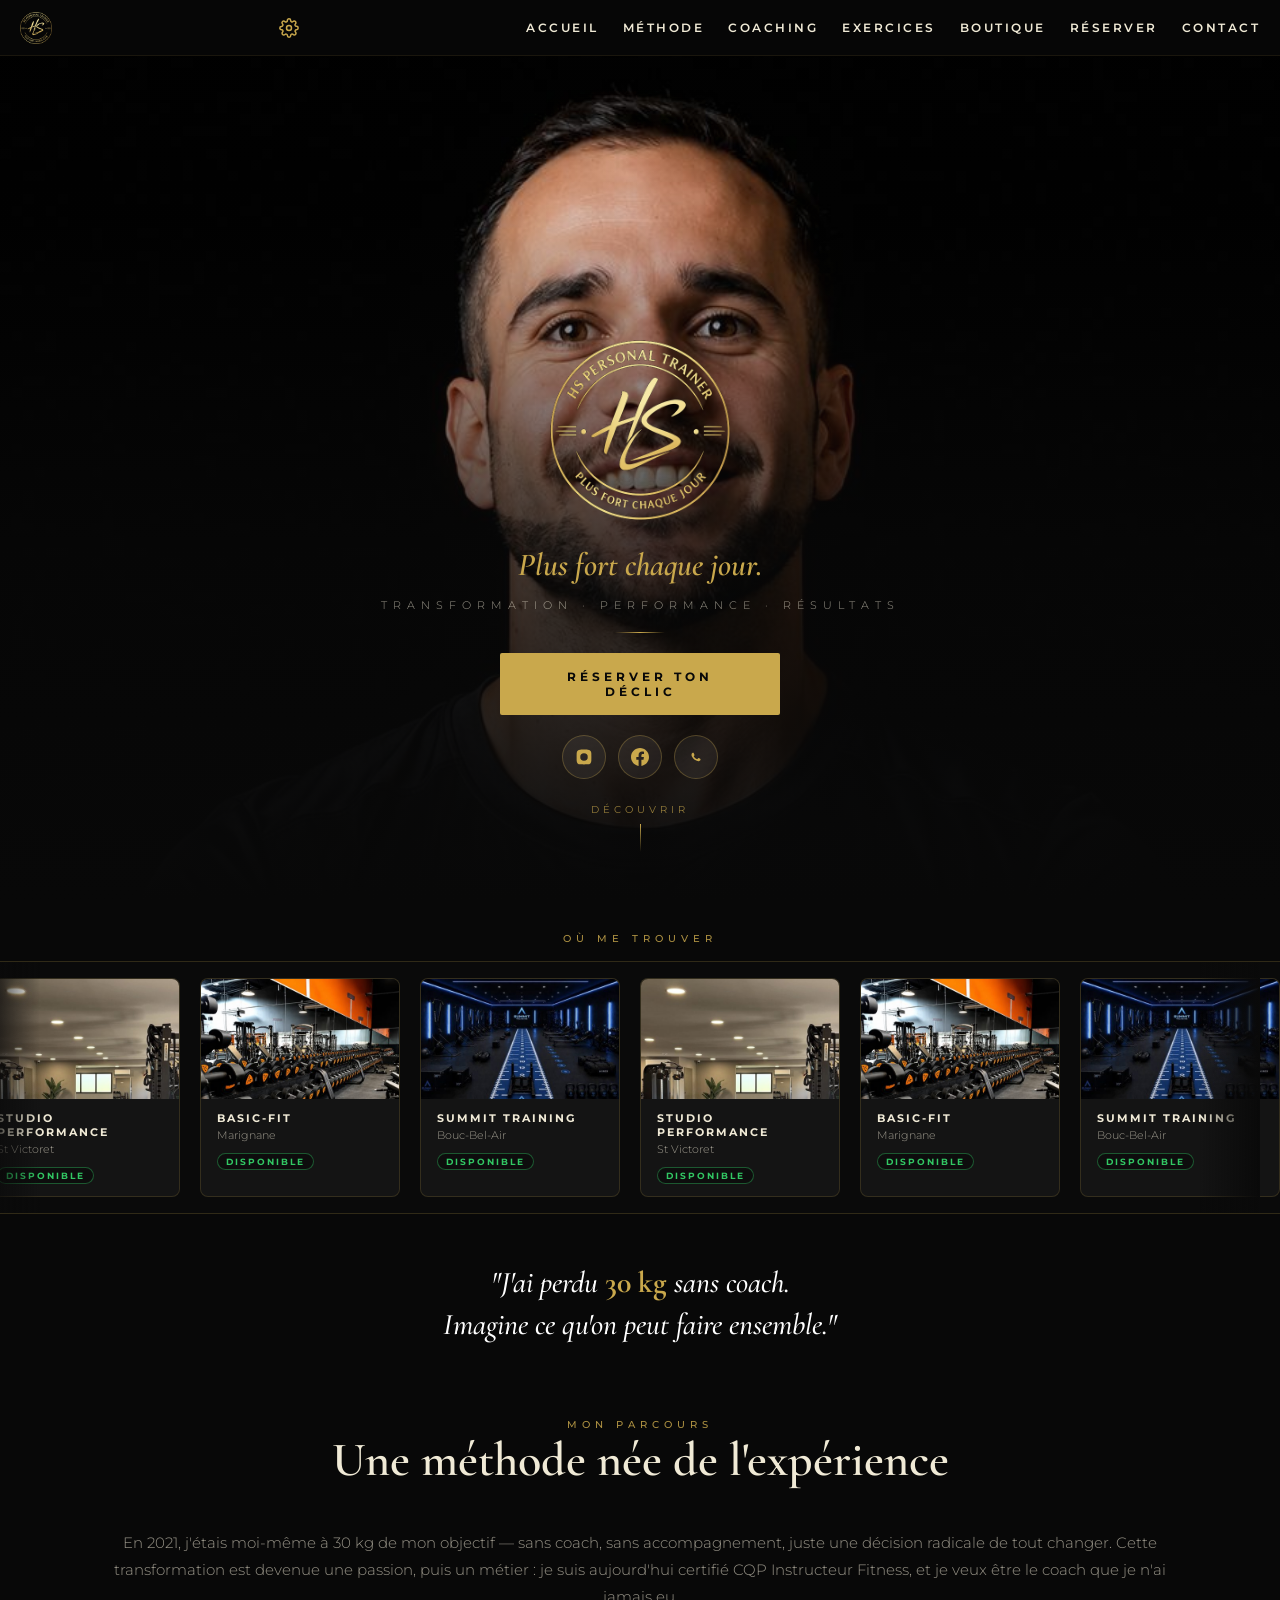
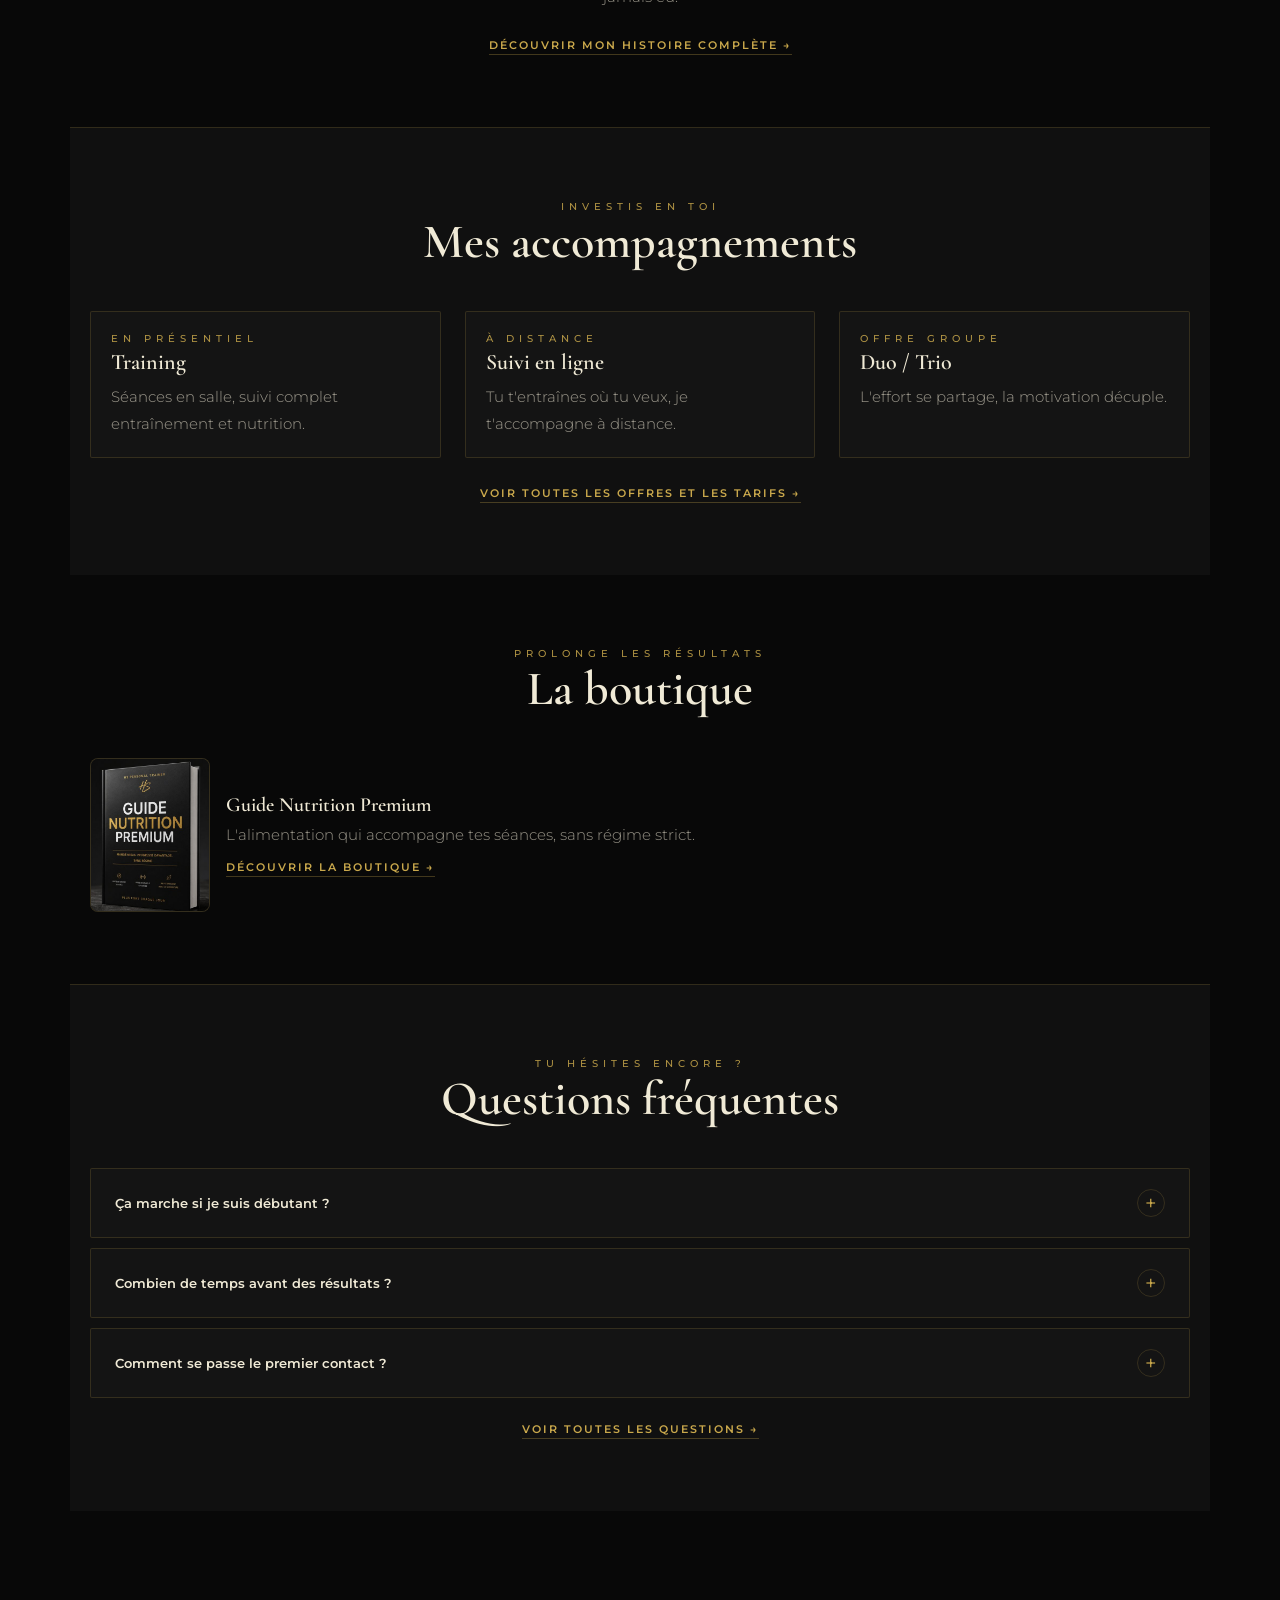
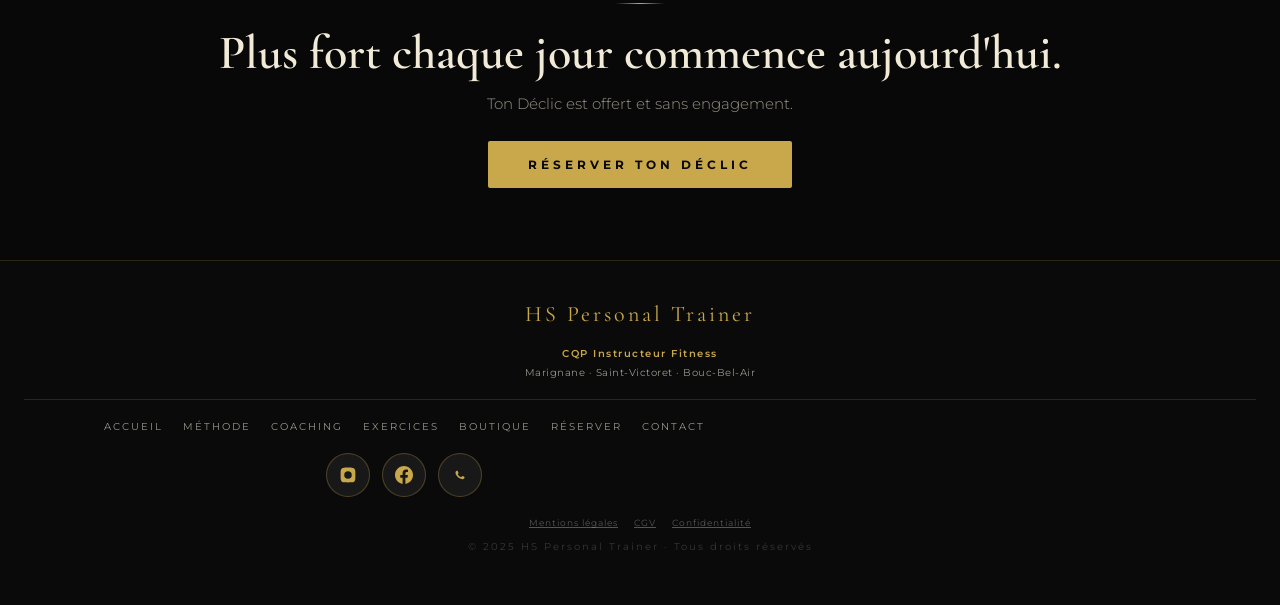
<file: index.html>
<!DOCTYPE html>
<html lang="fr">
<head>
<script>(function(){try{var t=localStorage.getItem('hs-theme');if(t==='light')document.documentElement.setAttribute('data-theme','light');var s=localStorage.getItem('hs-fontsize');if(s&&s!=='normal')document.documentElement.setAttribute('data-fontsize',s);}catch(e){}})();</script>
<meta charset="UTF-8">
<meta name="viewport" content="width=device-width, initial-scale=1.0">
<title>HS Personal Trainer — Coach sportif premium à Marignane, Aix-en-Provence</title>
<meta name="description" content="Coach sportif certifié à Marignane, Saint-Victoret et Bouc-Bel-Air. Accompagnement premium, méthode personnalisée, résultats durables. Réservez votre Déclic.">
<link rel="icon" type="image/png" sizes="32x32" href="images/favicon-32.png">
<link rel="icon" type="image/png" sizes="16x16" href="images/favicon-16.png">
<link rel="apple-touch-icon" sizes="180x180" href="images/favicon-180.png">
<link rel="shortcut icon" href="favicon.ico">
<link rel="stylesheet" href="design-system.css">
<script src="common.js" defer></script>
<style>
  /* Styles propres à la page Accueil uniquement — aucune règle de fondation ici */
  .hero {
    min-height: 100vh; display: flex; flex-direction: column;
    align-items: center; justify-content: flex-end; position: relative;
    text-align: center; overflow: hidden; padding-bottom: var(--sp-12);
  }
  .hero-bg { position: absolute; inset: 0; z-index: 0; background: linear-gradient(160deg, #1c1c1c, #080808); }
  .hero-bg::after {
    content: ''; position: absolute; inset: 0;
    background: linear-gradient(to bottom, rgba(8,8,8,0.05) 0%, rgba(8,8,8,0.15) 25%, rgba(8,8,8,0.75) 60%, rgba(8,8,8,1) 100%);
  }
  .hero-content { position: relative; z-index: 2; display: flex; flex-direction: column; align-items: center; width: 100%; padding: 0 var(--sp-6); }
  .hero-sub { font-size: 11px; letter-spacing: 6px; text-transform: uppercase; color: rgba(240,234,214,0.62); font-weight: 300; margin-top: var(--sp-3); }
  .hero-slogan {
    font-family: var(--font-display); font-style: italic; font-weight: 600;
    font-size: clamp(22px,5.5vw,32px); color: var(--gold); margin-top: var(--sp-4); line-height: 1.3;
  }
  .scroll-hint { margin-top: var(--sp-6); display: flex; flex-direction: column; align-items: center; gap: var(--sp-2); cursor: pointer; }
  .scroll-hint span { font-size: 10px; letter-spacing: 4px; text-transform: uppercase; color: var(--gold); opacity: 0.7; }
  .scroll-arrow { width: 1px; height: 28px; background: linear-gradient(to bottom, var(--gold), transparent); }

  .accroche { text-align: center; padding: var(--sp-12) var(--sp-6) 0; max-width: var(--content-width); margin: 0 auto; }
  .accroche-text {
    font-family: var(--font-display); font-size: clamp(22px,5vw,30px); font-style: italic;
    color: var(--white); line-height: 1.4; font-weight: 500;
  }
  .accroche-text strong { color: var(--gold); font-style: normal; font-weight: 700; }

  .preview-card { padding: var(--sp-5); }
  .preview-card .eyebrow { display: block; margin-bottom: 4px; }
  .preview-card .h3 { font-size: 22px; margin-bottom: var(--sp-2); }

  .product-teaser { display: flex; gap: var(--sp-4); align-items: center; }
  .product-teaser .product-card { flex-shrink: 0; width: 120px; }

  /* Cartes du ticker "Où me trouver" — format fidèle à l'original : photo dominante */
  .ticker-card {
    width: 200px; flex-shrink: 0; border-radius: var(--radius-lg); overflow: hidden;
    border: 1px solid var(--border); background: var(--card-bg); display: block;
  }
  .ticker-card__img {
    width: 100%; height: 120px; display: flex; align-items: center; justify-content: center;
    text-align: center; color: rgba(201,168,76,0.5); font-family: var(--font-display);
    font-size: 15px; font-weight: 600; letter-spacing: 1px; line-height: 1.3;
  }
  .ticker-card__body { padding: var(--sp-3) var(--sp-4); }
  .ticker-card__name { font-size: 11px; font-weight: 700; letter-spacing: 2px; text-transform: uppercase; margin-bottom: 3px; }
  .ticker-card__loc { font-size: 11px; color: var(--text-dim); font-weight: 300; margin-bottom: var(--sp-2); }
</style>
</head>
<body>

<nav class="navbar">
  <a href="index.html" class="navbar-brand"><img src="images/logo.png" alt="HS Personal Trainer"></a>
  <div class="navbar-actions">
    <button class="settings-toggle" id="settingsToggle" aria-label="Paramètres">
      <svg viewBox="0 0 24 24" fill="none" stroke="currentColor" stroke-width="1.8"><circle cx="12" cy="12" r="3"></circle><path d="M19.4 15a1.65 1.65 0 00.33 1.82l.06.06a2 2 0 11-2.83 2.83l-.06-.06a1.65 1.65 0 00-1.82-.33 1.65 1.65 0 00-1 1.51V21a2 2 0 01-4 0v-.09A1.65 1.65 0 009 19.4a1.65 1.65 0 00-1.82.33l-.06.06a2 2 0 11-2.83-2.83l.06-.06a1.65 1.65 0 00.33-1.82 1.65 1.65 0 00-1.51-1H3a2 2 0 010-4h.09A1.65 1.65 0 004.6 9a1.65 1.65 0 00-.33-1.82l-.06-.06a2 2 0 112.83-2.83l.06.06a1.65 1.65 0 001.82.33H9a1.65 1.65 0 001-1.51V3a2 2 0 014 0v.09a1.65 1.65 0 001 1.51 1.65 1.65 0 001.82-.33l.06-.06a2 2 0 112.83 2.83l-.06.06a1.65 1.65 0 00-.33 1.82V9a1.65 1.65 0 001.51 1H21a2 2 0 010 4h-.09a1.65 1.65 0 00-1.51 1z"></path></svg>
    </button>
    <button class="menu-toggle" id="menuToggle" aria-label="Ouvrir le menu" aria-expanded="false">
      <span></span><span></span><span></span>
    </button>
  </div>
  <ul>
    <li><a href="index.html" data-page="accueil">Accueil</a></li>
    <li><a href="methode.html" data-page="methode">Méthode</a></li>
    <li><a href="coaching.html" data-page="coaching">Coaching</a></li>
    <li><a href="bibliotheque-exercices.html" data-page="exercices">Exercices</a></li>
    <li><a href="boutique.html" data-page="boutique">Boutique</a></li>
    <li><a href="reservation.html" data-page="reservation">Réserver</a></li>
    <li><a href="contact.html" data-page="contact">Contact</a></li>
  </ul>
</nav>
<div class="nav-overlay" id="navOverlay"></div>
<div class="settings-panel" id="settingsPanel">
  <button class="settings-panel__close" id="settingsClose" aria-label="Fermer">✕</button>
  <h3>Paramètres</h3>
  <div class="settings-section">
    <p class="settings-label">Apparence</p>
    <div class="theme-switch">
      <button class="theme-switch__option" data-theme-choice="dark">Sombre</button>
      <button class="theme-switch__option" data-theme-choice="light">Clair</button>
    </div>
  </div>
  <div class="settings-section">
    <p class="settings-label">Taille du texte</p>
    <div class="theme-switch">
      <button class="theme-switch__option" data-fontsize-choice="small">Petit</button>
      <button class="theme-switch__option" data-fontsize-choice="normal">Normal</button>
      <button class="theme-switch__option" data-fontsize-choice="large">Grand</button>
    </div>
  </div>
  <div class="settings-section">
    <p class="settings-label">Informations légales</p>
    <div class="settings-legal">
      <a href="mentions-legales.html">Mentions légales</a>
      <a href="cgv.html">Conditions générales de vente</a>
      <a href="politique-confidentialite.html">Confidentialité</a>
    </div>
  </div>
</div>
<div class="settings-overlay" id="settingsOverlay"></div>

<!-- HERO -->
<header class="hero">
  <div class="hero-bg">
    <img src="images/hero.jpg" alt="Hélio Santonocito, coach sportif HS Personal Trainer" style="width:100%;height:100%;object-fit:cover;object-position:center top;">
  </div>
  <div class="hero-content">
    <!-- Logo réel — fichier séparé : logo.png (à placer à côté du HTML en production) -->
    <img src="images/logo.png" alt="HS Personal Trainer" width="180" height="180" style="width:180px;height:180px;object-fit:contain;margin:0 auto 8px;display:block;">
    <h1 class="hero-slogan">Plus fort chaque jour.</h1>
    <p class="hero-sub">Transformation · Performance · Résultats</p>
    <div class="divider"></div>
    <a href="contact.html" class="btn-primary" style="max-width:280px">Réserver ton Déclic</a>
    <div class="icon-row" style="display:flex;gap:12px;margin-top:20px">
      <a class="btn-icon" href="https://www.instagram.com/helioosanto?igsh=MW5tNTdtajlxYWZvYg%3D%3D&utm_source=qr" target="_blank" rel="noopener" aria-label="Instagram HS Personal Trainer">
        <svg viewBox="0 0 24 24" width="18" height="18"><path fill="#C9A84C" d="M12 2.163c3.204 0 3.584.012 4.85.07 3.252.148 4.771 1.691 4.919 4.919.058 1.265.069 1.645.069 4.849 0 3.205-.012 3.584-.069 4.849-.149 3.225-1.664 4.771-4.919 4.919-1.266.058-1.644.07-4.85.07-3.204 0-3.584-.012-4.849-.07-3.26-.149-4.771-1.699-4.919-4.92-.058-1.265-.07-1.644-.07-4.849 0-3.204.013-3.583.07-4.849.149-3.227 1.664-4.771 4.919-4.919 1.266-.057 1.645-.069 4.849-.069zM12 7.001a4.999 4.999 0 100 9.998 4.999 4.999 0 000-9.998z"/></svg>
      </a>
      <a class="btn-icon" href="https://www.facebook.com/share/1AyCTRtEKN" target="_blank" rel="noopener" aria-label="Facebook HS Personal Trainer">
        <svg viewBox="0 0 24 24" width="18" height="18"><path fill="#C9A84C" d="M24 12.073c0-6.627-5.373-12-12-12s-12 5.373-12 12c0 5.99 4.388 10.954 10.125 11.854v-8.385H7.078v-3.47h3.047V9.43c0-3.007 1.792-4.669 4.533-4.669 1.312 0 2.686.235 2.686.235v2.953H15.83c-1.491 0-1.956.925-1.956 1.874v2.25h3.328l-.532 3.47h-2.796v8.385C19.612 23.027 24 18.062 24 12.073z"/></svg>
      </a>
      <a class="btn-icon" href="https://wa.me/33614696264" target="_blank" rel="noopener" aria-label="Contacter Hélio sur WhatsApp">
        <svg viewBox="0 0 24 24" width="18" height="18"><path fill="#C9A84C" d="M17.472 14.382c-.297-.149-1.758-.867-2.03-.967-.273-.099-.471-.148-.67.15-.197.297-.767.966-.94 1.164-.173.199-.347.223-.644.075-.297-.15-1.255-.463-2.39-1.475-.883-.788-1.48-1.761-1.653-2.059-.173-.297-.018-.458.13-.606a11 11 0 00.446-.52c.149-.174.198-.298.298-.497.099-.198.05-.371-.025-.52-.075-.149-.669-1.612-.916-2.207-.242-.579-.487-.5-.669-.51a5 5 0 00-.57-.01c-.198 0-.52.074-.792.372-.272.297-1.04 1.016-1.04 2.479 0 1.462 1.065 2.875 1.213 3.074.149.198 2.096 3.2 5.077 4.487.709.306 1.262.489 1.694.625.712.227 1.36.195 1.871.118.571-.085 1.758-.719 2.006-1.413.248-.694.248-1.289.173-1.413-.074-.124-.272-.198-.57-.347z"/></svg>
      </a>
    </div>
    <div class="scroll-hint" onclick="HS.scrollToId('lieux')">
      <span>Découvrir</span><div class="scroll-arrow"></div>
    </div>
  </div>
</header>

<!-- TICKER LIEUX -->
<section id="lieux">
  <p class="eyebrow text-center" style="padding-top:32px">Où me trouver</p>
  <div class="ticker-wrap" style="margin-top:16px">
    <div class="ticker-track">
      <a class="ticker-card hover-lift" href="coaching.html#studio-performance">
        <img class="ticker-card__img ticker-card__img--photo" src="images/venue-studioperformance.jpg" alt="Salle Studio Performance Saint-Victoret">
        <div class="ticker-card__body">
          <div class="ticker-card__name">Studio Performance</div>
          <div class="ticker-card__loc">St Victoret</div>
          <span class="badge badge--status badge--ok">Disponible</span>
        </div>
      </a>
      <a class="ticker-card hover-lift" href="coaching.html#basic-fit">
        <img class="ticker-card__img ticker-card__img--photo" src="images/venue-basicfit.jpg" alt="Salle Basic-Fit Marignane">
        <div class="ticker-card__body">
          <div class="ticker-card__name">Basic-Fit</div>
          <div class="ticker-card__loc">Marignane</div>
          <span class="badge badge--status badge--ok">Disponible</span>
        </div>
      </a>
      <a class="ticker-card hover-lift" href="coaching.html#summit-training">
        <img class="ticker-card__img ticker-card__img--photo" src="images/venue-summittraining.jpg" alt="Salle Summit Training Bouc-Bel-Air">
        <div class="ticker-card__body">
          <div class="ticker-card__name">Summit Training</div>
          <div class="ticker-card__loc">Bouc-Bel-Air</div>
          <span class="badge badge--status badge--ok">Disponible</span>
        </div>
      </a>
      <!-- Duplication pour boucle continue -->
      <a class="ticker-card hover-lift" href="coaching.html#studio-performance">
        <img class="ticker-card__img ticker-card__img--photo" src="images/venue-studioperformance.jpg" alt="Salle Studio Performance Saint-Victoret">
        <div class="ticker-card__body">
          <div class="ticker-card__name">Studio Performance</div>
          <div class="ticker-card__loc">St Victoret</div>
          <span class="badge badge--status badge--ok">Disponible</span>
        </div>
      </a>
      <a class="ticker-card hover-lift" href="coaching.html#basic-fit">
        <img class="ticker-card__img ticker-card__img--photo" src="images/venue-basicfit.jpg" alt="Salle Basic-Fit Marignane">
        <div class="ticker-card__body">
          <div class="ticker-card__name">Basic-Fit</div>
          <div class="ticker-card__loc">Marignane</div>
          <span class="badge badge--status badge--ok">Disponible</span>
        </div>
      </a>
      <a class="ticker-card hover-lift" href="coaching.html#summit-training">
        <img class="ticker-card__img ticker-card__img--photo" src="images/venue-summittraining.jpg" alt="Salle Summit Training Bouc-Bel-Air">
        <div class="ticker-card__body">
          <div class="ticker-card__name">Summit Training</div>
          <div class="ticker-card__loc">Bouc-Bel-Air</div>
          <span class="badge badge--status badge--ok">Disponible</span>
        </div>
      </a>
    </div>
  </div>
</section>
<!-- ACCROCHE -->
<div class="accroche reveal">
  <p class="accroche-text">"J'ai perdu <strong>30 kg</strong> sans coach.<br>Imagine ce qu'on peut faire ensemble."</p>
</div>

<!-- EXTRAIT MÉTHODE -->
<section class="section">
  <div class="section-header reveal">
    <p class="eyebrow">Mon parcours</p>
    <h2 class="h2">Une méthode née de l'expérience</h2>
  </div>
  <p class="body-text reveal delay-1" style="text-align:center;margin-bottom:24px">
    En 2021, j'étais moi-même à 30 kg de mon objectif — sans coach, sans accompagnement, juste une décision radicale de tout changer. Cette transformation est devenue une passion, puis un métier : je suis aujourd'hui certifié CQP Instructeur Fitness, et je veux être le coach que je n'ai jamais eu.
  </p>
  <div class="text-center reveal delay-2">
    <a href="methode.html" class="btn-text">Découvrir mon histoire complète →</a>
  </div>
</section>

<!-- APERÇU OFFRES -->
<section class="section on-dark">
  <div class="section-header reveal">
    <p class="eyebrow">Investis en toi</p>
    <h2 class="h2">Mes accompagnements</h2>
  </div>
  <div class="grid-3">
    <div class="card preview-card reveal">
      <span class="eyebrow">En présentiel</span>
      <h3 class="h3">Training</h3>
      <p class="body-text">Séances en salle, suivi complet entraînement et nutrition.</p>
    </div>
    <div class="card preview-card reveal delay-1">
      <span class="eyebrow">À distance</span>
      <h3 class="h3">Suivi en ligne</h3>
      <p class="body-text">Tu t'entraînes où tu veux, je t'accompagne à distance.</p>
    </div>
    <div class="card preview-card reveal delay-2">
      <span class="eyebrow">Offre groupe</span>
      <h3 class="h3">Duo / Trio</h3>
      <p class="body-text">L'effort se partage, la motivation décuple.</p>
    </div>
  </div>
  <div class="text-center reveal delay-3" style="margin-top:24px">
    <a href="coaching.html" class="btn-text">Voir toutes les offres et les tarifs →</a>
  </div>
</section>

<!-- TEASER BOUTIQUE -->
<section class="section">
  <div class="section-header reveal">
    <p class="eyebrow">Prolonge les résultats</p>
    <h2 class="h2">La boutique</h2>
  </div>
  <div class="product-teaser reveal">
    <div class="product-card">
      <img src="images/cover-nutrition-premium.jpg" alt="Couverture du Guide Nutrition Premium HS Personal Trainer" style="width:100%;display:block;border-radius:var(--radius-md) var(--radius-md) 0 0;">
    </div>
    <div>
      <div class="h3" style="font-size:20px;margin-bottom:4px">Guide Nutrition Premium</div>
      <p class="body-text" style="margin-bottom:8px">L'alimentation qui accompagne tes séances, sans régime strict.</p>
      <a href="boutique.html" class="btn-text">Découvrir la boutique →</a>
    </div>
  </div>
</section>

<!-- RÉASSURANCE -->
<section class="section on-dark">
  <div class="section-header reveal">
    <p class="eyebrow">Tu hésites encore ?</p>
    <h2 class="h2">Questions fréquentes</h2>
  </div>
  <div style="display:flex;flex-direction:column;gap:10px">
    <div class="card reveal" id="home-faq-1" data-accordion="home-faq">
      <div class="card-header" onclick="HS.toggleAccordion('home-faq-1')">
        <span style="font-size:13px;font-weight:600">Ça marche si je suis débutant ?</span>
        <div class="card-toggle">+</div>
      </div>
      <div class="card-body"><div class="card-inner">
        <p class="body-text" style="margin:14px 0">Absolument — les débutants progressent souvent le plus vite. Mon rôle est de t'éviter les erreurs que j'ai faites moi-même en commençant seul.</p>
      </div></div>
    </div>
    <div class="card reveal delay-1" id="home-faq-2" data-accordion="home-faq">
      <div class="card-header" onclick="HS.toggleAccordion('home-faq-2')">
        <span style="font-size:13px;font-weight:600">Combien de temps avant des résultats ?</span>
        <div class="card-toggle">+</div>
      </div>
      <div class="card-body"><div class="card-inner">
        <p class="body-text" style="margin:14px 0">Les premiers changements se sentent en 3 à 4 semaines. Les résultats visibles arrivent généralement entre 6 et 12 semaines selon ton implication.</p>
      </div></div>
    </div>
    <div class="card reveal delay-2" id="home-faq-3" data-accordion="home-faq">
      <div class="card-header" onclick="HS.toggleAccordion('home-faq-3')">
        <span style="font-size:13px;font-weight:600">Comment se passe le premier contact ?</span>
        <div class="card-toggle">+</div>
      </div>
      <div class="card-body"><div class="card-inner">
        <p class="body-text" style="margin:14px 0">Un échange gratuit et sans engagement pour comprendre tes objectifs et voir si on est sur la même longueur d'onde.</p>
      </div></div>
    </div>
  </div>
  <div class="text-center reveal delay-3" style="margin-top:20px">
    <a href="coaching.html#faq" class="btn-text">Voir toutes les questions →</a>
  </div>
</section>

<!-- CTA FINAL -->
<section class="section text-center reveal">
  <div class="divider"></div>
  <h2 class="h2" style="margin-bottom:8px">Plus fort chaque jour commence aujourd'hui.</h2>
  <p class="body-text" style="margin-bottom:24px">Ton Déclic est offert et sans engagement.</p>
  <a href="contact.html" class="btn-primary" style="max-width:320px;margin:0 auto">Réserver ton Déclic</a>
</section>

<footer class="footer">
  <div class="footer-logo">HS Personal Trainer</div>
  <div class="footer-trust">
    <span class="footer-trust__badge">CQP Instructeur Fitness</span>
    <span class="footer-trust__zone">Marignane · Saint-Victoret · Bouc-Bel-Air</span>
  </div>
  <nav class="footer-nav" aria-label="Navigation pied de page">
    <a href="index.html">Accueil</a>
    <a href="methode.html">Méthode</a>
    <a href="coaching.html">Coaching</a>
    <a href="bibliotheque-exercices.html">Exercices</a>
    <a href="boutique.html">Boutique</a>
    <a href="reservation.html">Réserver</a>
    <a href="contact.html">Contact</a>
  </nav>
  <div class="footer-social">
    <a class="btn-icon" href="https://www.instagram.com/helioosanto?igsh=MW5tNTdtajlxYWZvYg%3D%3D&utm_source=qr" target="_blank" rel="noopener" aria-label="Instagram"><svg viewBox="0 0 24 24" width="18" height="18"><path fill="#C9A84C" d="M12 2.163c3.204 0 3.584.012 4.85.07 3.252.148 4.771 1.691 4.919 4.919.058 1.265.069 1.645.069 4.849 0 3.205-.012 3.584-.069 4.849-.149 3.225-1.664 4.771-4.919 4.919-1.266.058-1.644.07-4.85.07-3.204 0-3.584-.012-4.849-.07-3.26-.149-4.771-1.699-4.919-4.92-.058-1.265-.07-1.644-.07-4.849 0-3.204.013-3.583.07-4.849.149-3.227 1.664-4.771 4.919-4.919 1.266-.057 1.645-.069 4.849-.069zM12 7.001a4.999 4.999 0 100 9.998 4.999 4.999 0 000-9.998z"/></svg></a>
    <a class="btn-icon" href="https://www.facebook.com/share/1AyCTRtEKN" target="_blank" rel="noopener" aria-label="Facebook"><svg viewBox="0 0 24 24" width="18" height="18"><path fill="#C9A84C" d="M24 12.073c0-6.627-5.373-12-12-12s-12 5.373-12 12c0 5.99 4.388 10.954 10.125 11.854v-8.385H7.078v-3.47h3.047V9.43c0-3.007 1.792-4.669 4.533-4.669 1.312 0 2.686.235 2.686.235v2.953H15.83c-1.491 0-1.956.925-1.956 1.874v2.25h3.328l-.532 3.47h-2.796v8.385C19.612 23.027 24 18.062 24 12.073z"/></svg></a>
    <a class="btn-icon" href="https://wa.me/33614696264" target="_blank" rel="noopener" aria-label="WhatsApp"><svg viewBox="0 0 24 24" width="18" height="18"><path fill="#C9A84C" d="M17.472 14.382c-.297-.149-1.758-.867-2.03-.967-.273-.099-.471-.148-.67.15-.197.297-.767.966-.94 1.164-.173.199-.347.223-.644.075-.297-.15-1.255-.463-2.39-1.475-.883-.788-1.48-1.761-1.653-2.059-.173-.297-.018-.458.13-.606a11 11 0 00.446-.52c.149-.174.198-.298.298-.497.099-.198.05-.371-.025-.52-.075-.149-.669-1.612-.916-2.207-.242-.579-.487-.5-.669-.51a5 5 0 00-.57-.01c-.198 0-.52.074-.792.372-.272.297-1.04 1.016-1.04 2.479 0 1.462 1.065 2.875 1.213 3.074.149.198 2.096 3.2 5.077 4.487.709.306 1.262.489 1.694.625.712.227 1.36.195 1.871.118.571-.085 1.758-.719 2.006-1.413.248-.694.248-1.289.173-1.413-.074-.124-.272-.198-.57-.347z"/></svg></a>
  </div>
  <div class="footer-legal">
    <a href="mentions-legales.html">Mentions légales</a>
    <a href="cgv.html">CGV</a>
    <a href="politique-confidentialite.html">Confidentialité</a>
  </div>
  <div class="footer-copy">© 2025 HS Personal Trainer · Tous droits réservés</div>
</footer>

<script>
  document.addEventListener('DOMContentLoaded', function () {
    HS.setActiveNavPage('accueil');
    HS.initScrollSpy(['lieux']);
  });
</script>

</body>
</html>
</file>
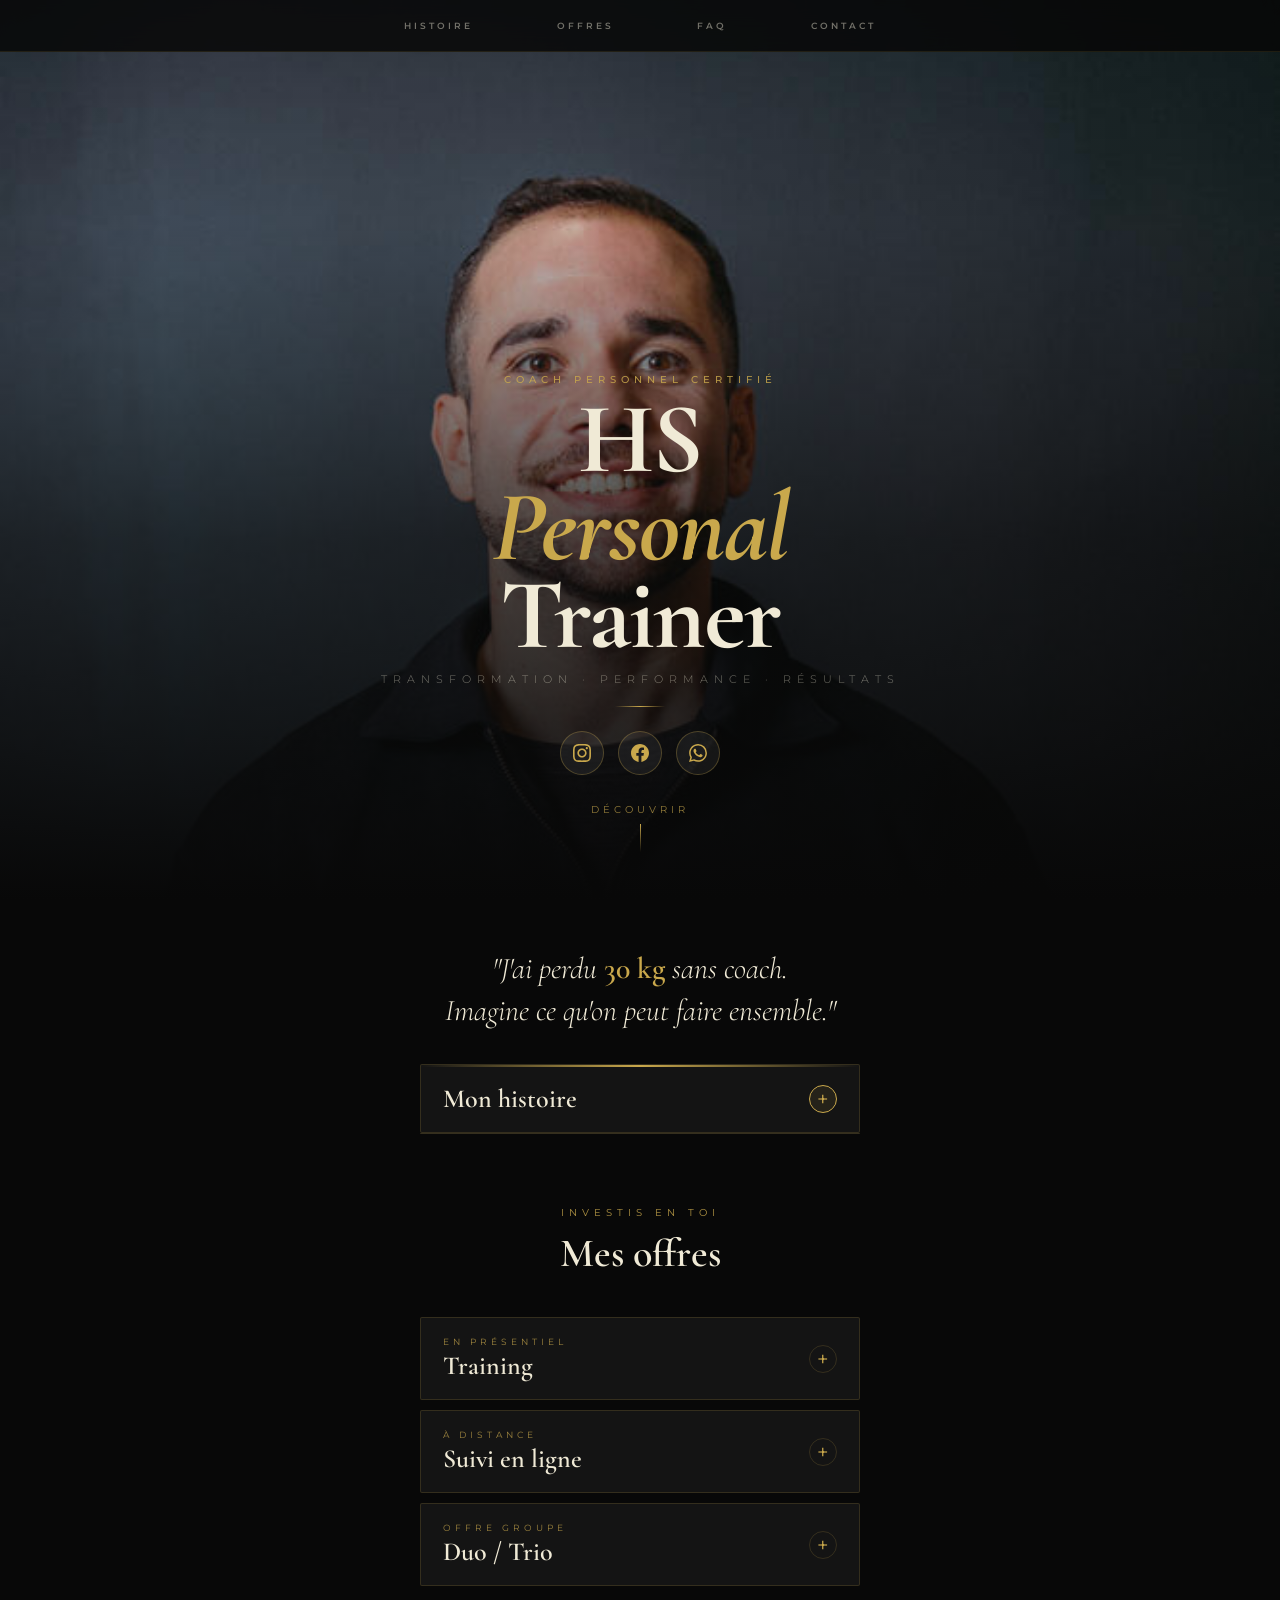
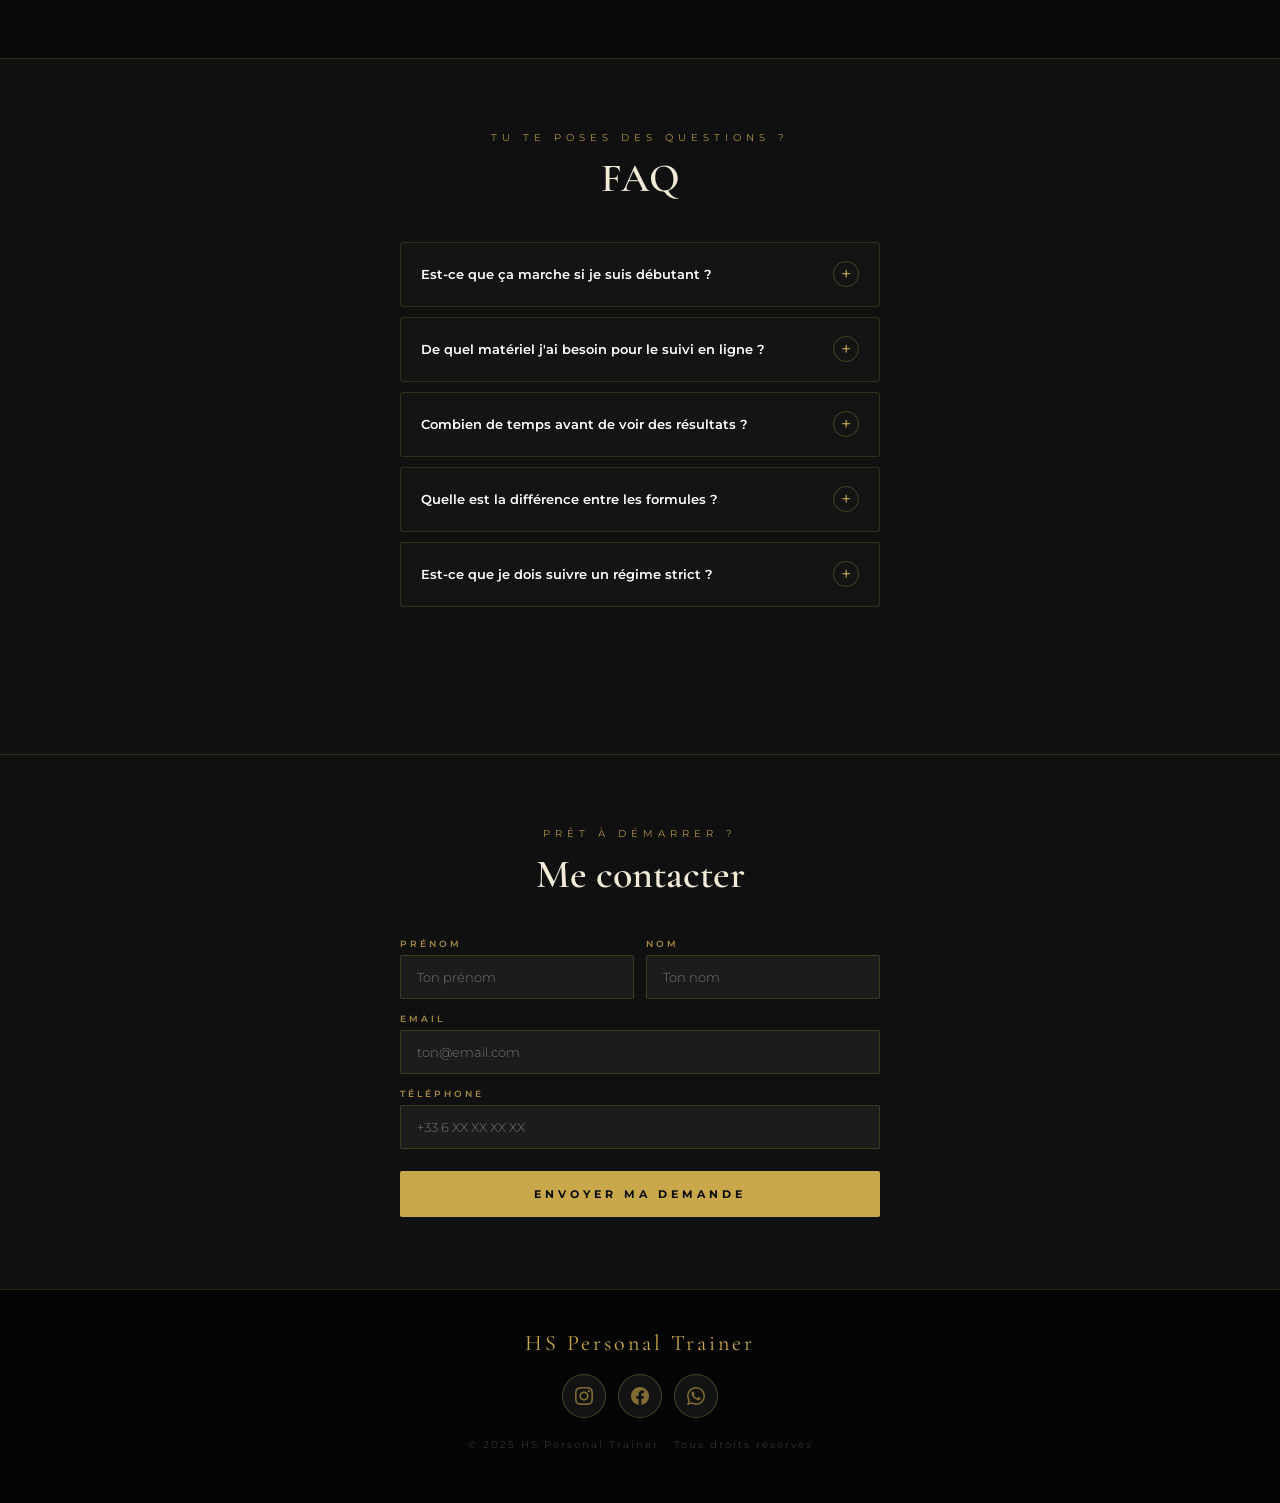
<file: Index.html>
<!DOCTYPE html>
<html lang="fr">
<head>
<meta charset="UTF-8">
<meta name="viewport" content="width=device-width, initial-scale=1.0">
<title>HS Personal Trainer</title>
<link href="https://fonts.googleapis.com/css2?family=Cormorant+Garamond:wght@300;400;600;700&family=Montserrat:wght@300;400;500;600;700;800&display=swap" rel="stylesheet">
<style>
  :root {
    --gold:#C9A84C; --gold-light:#E2C06A; --gold-dark:#8A6A22;
    --black:#080808; --dark:#101010; --card-bg:#141414;
    --border:rgba(201,168,76,0.18); --border-active:rgba(201,168,76,0.55);
    --text:#F0EAD6; --text-dim:rgba(240,234,214,0.45);
  }
  * { margin:0; padding:0; box-sizing:border-box; }
  body { background:var(--black); color:var(--text); font-family:'Montserrat',sans-serif; overflow-x:hidden; }

  /* HERO */
  .hero { min-height:100vh; display:flex; flex-direction:column; align-items:center; justify-content:flex-end; position:relative; text-align:center; overflow:hidden; padding-bottom:48px; }
  .hero-bg { position:absolute; inset:0; z-index:0; }
  .hero-bg img { width:100%; height:100%; object-fit:cover; object-position:center top; display:block; }
  .hero-bg::after { content:''; position:absolute; inset:0; background:linear-gradient(to bottom, rgba(8,8,8,0.05) 0%, rgba(8,8,8,0.15) 25%, rgba(8,8,8,0.7) 60%, rgba(8,8,8,1) 100%); }
  .hero-content { position:relative; z-index:2; display:flex; flex-direction:column; align-items:center; width:100%; padding:0 24px; }
  .brand-tag { font-size:10px; letter-spacing:5px; text-transform:uppercase; color:var(--gold); font-weight:500; margin-bottom:10px; opacity:0.85; }
  .brand-name { font-family:'Cormorant Garamond',serif; font-size:clamp(60px,14vw,100px); font-weight:700; line-height:0.88; letter-spacing:-2px; color:var(--text); }
  .brand-name span { color:var(--gold); font-style:italic; }
  .brand-sub { font-size:11px; letter-spacing:6px; text-transform:uppercase; color:var(--text-dim); font-weight:300; margin-top:12px; }
  .divider { width:50px; height:1px; background:linear-gradient(to right,transparent,var(--gold),transparent); margin:20px auto; }
  .social-bar { display:flex; gap:14px; margin-top:4px; }
  .social-btn { width:44px; height:44px; border-radius:50%; border:1px solid rgba(201,168,76,0.3); background:rgba(255,255,255,0.06); display:flex; align-items:center; justify-content:center; text-decoration:none; transition:all 0.25s; }
  .social-btn:hover { border-color:var(--gold); background:var(--gold); }
  .social-btn svg { width:18px; height:18px; display:block; }
  .scroll-hint { margin-top:28px; display:flex; flex-direction:column; align-items:center; gap:8px; cursor:pointer; }
  .scroll-hint span { font-size:10px; letter-spacing:4px; text-transform:uppercase; color:var(--gold); opacity:0.7; }
  .scroll-arrow { width:1px; height:28px; background:linear-gradient(to bottom,var(--gold),transparent); animation:pulse 2s ease infinite; }

  /* TARIFS */
  .section { padding:72px 20px; max-width:480px; margin:0 auto; background:var(--black); }
  .section-header { text-align:center; margin-bottom:40px; }
  .section-eyebrow { font-size:10px; letter-spacing:5px; text-transform:uppercase; color:var(--gold); margin-bottom:10px; opacity:0.85; }
  .section-title { font-family:'Cormorant Garamond',serif; font-size:40px; font-weight:600; color:var(--text); }
  .offer-list { display:flex; flex-direction:column; gap:10px; }

  /* ACCORDION */
  .offer-card { background:var(--card-bg); border:1px solid var(--border); border-radius:2px; overflow:hidden; position:relative; }
  .offer-card.active { border-color:var(--border-active); box-shadow:0 4px 30px rgba(201,168,76,0.1); }
  .offer-card::before { content:''; position:absolute; top:0; left:0; right:0; height:2px; background:linear-gradient(to right,transparent,var(--gold),transparent); opacity:0; transition:opacity 0.3s; }
  .offer-card.active::before { opacity:1; }
  .offer-header { padding:18px 22px; display:flex; align-items:center; justify-content:space-between; cursor:pointer; -webkit-user-select:none; user-select:none; }
  .offer-header:active { background:rgba(255,255,255,0.03); }
  .offer-category { font-size:9px; letter-spacing:4px; text-transform:uppercase; color:var(--gold); opacity:0.75; display:block; margin-bottom:3px; }
  .offer-name { font-family:'Cormorant Garamond',serif; font-size:26px; font-weight:600; color:var(--text); }
  .offer-toggle { width:28px; height:28px; border-radius:50%; border:1px solid var(--border); display:flex; align-items:center; justify-content:center; flex-shrink:0; color:var(--gold); font-size:20px; line-height:1; transition:all 0.3s; }
  .offer-card.active .offer-toggle { border-color:var(--gold); background:rgba(201,168,76,0.1); transform:rotate(45deg); }
  .offer-body { max-height:0; overflow:hidden; transition:max-height 0.4s ease; }
  .offer-card.active .offer-body { max-height:600px; }
  .offer-inner { padding:0 22px 22px; border-top:1px solid var(--border); }
  .offer-desc { font-size:12px; line-height:1.8; color:var(--text-dim); font-weight:300; margin:14px 0; }

  .packs-grid { display:flex; flex-direction:column; gap:7px; margin:14px 0; }
  .pack-row { background:rgba(255,255,255,0.03); border:1px solid rgba(201,168,76,0.1); border-radius:2px; padding:13px 15px; display:flex; align-items:center; justify-content:space-between; }
  .pack-row-name { font-size:11px; font-weight:700; letter-spacing:2px; text-transform:uppercase; color:var(--text); margin-bottom:2px; }
  .pack-row-duration { font-size:10px; color:var(--text-dim); letter-spacing:1px; }
  .pack-price-amount { font-family:'Cormorant Garamond',serif; font-size:28px; font-weight:700; color:var(--gold); line-height:1; text-align:right; }
  .pack-price-period { font-size:9px; color:var(--text-dim); letter-spacing:1px; margin-top:2px; text-align:right; }
  .pack-badge { font-size:9px; letter-spacing:2px; text-transform:uppercase; color:var(--black); background:var(--gold); padding:2px 6px; border-radius:2px; font-weight:700; margin-left:6px; }
  .features { display:flex; flex-direction:column; gap:7px; margin:14px 0; }
  .feature-item { display:flex; align-items:center; gap:10px; font-size:11px; }
  .feature-dot { width:5px; height:5px; border-radius:50%; flex-shrink:0; }
  .feature-item.included { color:var(--text); }
  .feature-item.included .feature-dot { background:var(--gold); }
  .feature-item.excluded { opacity:0.3; color:var(--text-dim); }
  .feature-item.excluded .feature-dot { background:rgba(255,255,255,0.2); }
  .cta-btn { display:block; width:100%; padding:14px; background:transparent; border:1px solid var(--gold); color:var(--gold); font-family:'Montserrat',sans-serif; font-size:10px; font-weight:700; letter-spacing:4px; text-transform:uppercase; cursor:pointer; margin-top:18px; text-decoration:none; text-align:center; border-radius:2px; -webkit-appearance:none; }

  /* CONTACT */
  .contact-section { background:var(--dark); padding:72px 20px; border-top:1px solid var(--border); }
  .contact-inner { max-width:480px; margin:0 auto; }
  .contact-form { display:flex; flex-direction:column; gap:14px; margin-top:36px; }
  .form-row { display:flex; gap:12px; }
  .form-row .input-wrap { flex:1; }
  .input-wrap { display:flex; flex-direction:column; gap:6px; }
  .input-label { font-size:9px; letter-spacing:3px; text-transform:uppercase; color:rgba(201,168,76,0.8); font-weight:600; }
  .input-field { background:rgba(255,255,255,0.05); border:1px solid rgba(201,168,76,0.2); border-radius:2px; padding:13px 16px; font-family:'Montserrat',sans-serif; font-size:13px; font-weight:300; color:var(--text); outline:none; width:100%; }
  .input-field:focus { border-color:var(--gold); }
  .submit-btn { margin-top:8px; padding:16px; background:var(--gold); border:none; color:var(--black); font-family:'Montserrat',sans-serif; font-size:11px; font-weight:700; letter-spacing:4px; text-transform:uppercase; cursor:pointer; border-radius:2px; width:100%; -webkit-appearance:none; }
  .form-success { display:none; text-align:center; padding:40px 24px; border:1px solid rgba(201,168,76,0.2); border-radius:3px; }
  .form-success-icon { font-size:32px; color:var(--gold); margin-bottom:14px; }
  .form-success p { font-size:13px; color:var(--text-dim); line-height:1.8; }
  .form-success strong { color:var(--gold); }

  /* FOOTER */
  .footer { background:#050505; text-align:center; padding:40px 24px 52px; border-top:1px solid var(--border); }
  .footer-logo { font-family:'Cormorant Garamond',serif; font-size:22px; color:var(--gold); letter-spacing:3px; margin-bottom:18px; }
  .footer-social { display:flex; justify-content:center; gap:12px; margin-bottom:20px; }
  .footer-copy { font-size:10px; color:rgba(255,255,255,0.18); letter-spacing:2px; }

  /* TIMELINE */
  .timeline-wrap { position:relative; padding:8px 0; }
  .timeline-wrap::before { content:''; position:absolute; left:50%; transform:translateX(-50%); top:0; bottom:0; width:1px; background:#C9A84C; opacity:0.25; }
  .tl-item { position:relative; margin-bottom:40px; }
  .tl-item:last-child { margin-bottom:0; }
  .tl-item:nth-child(odd) { padding-right:calc(50% + 24px); text-align:right; }
  .tl-item:nth-child(even) { padding-left:calc(50% + 24px); text-align:left; }
  .tl-dot { position:absolute; top:8px; left:50%; transform:translateX(-50%); width:11px; height:11px; border-radius:50%; background:var(--card-bg); border:2px solid var(--gold); z-index:2; transition:background 0.4s, box-shadow 0.4s; }
  .tl-item.visible .tl-dot { background:var(--gold); box-shadow:0 0 12px rgba(201,168,76,0.5); }
  .tl-item { opacity:0; transform:translateY(20px); transition:opacity 0.5s ease, transform 0.5s ease; }
  .tl-item.visible { opacity:1; transform:translateY(0); }
  .tl-year { font-family:'Cormorant Garamond',serif; font-size:34px; font-weight:700; color:var(--gold); line-height:1; margin-bottom:4px; }
  .tl-label { font-size:10px; font-weight:700; letter-spacing:2px; text-transform:uppercase; color:#ffffff; margin-bottom:6px; }
  .tl-desc { font-size:11px; line-height:1.8; color:#cccccc; font-weight:300; }
  .tl-badge { display:inline-block; margin-top:8px; padding:3px 10px; border:1px solid rgba(201,168,76,0.4); border-radius:20px; font-size:9px; letter-spacing:2px; text-transform:uppercase; color:var(--gold); }

  /* FAQ */
  .faq-section { background:var(--dark); padding:72px 20px; border-top:1px solid var(--border); }
  .faq-inner { max-width:480px; margin:0 auto; }
  .faq-list { display:flex; flex-direction:column; gap:10px; margin-top:40px; }
  .faq-item { background:var(--card-bg); border:1px solid var(--border); border-radius:3px; overflow:hidden; opacity:0; transform:translateY(16px); transition:opacity 0.4s ease, transform 0.4s ease, border-color 0.3s; }
  .faq-item.visible { opacity:1; transform:translateY(0); }
  .faq-item.open { border-color:rgba(201,168,76,0.5); }
  .faq-question { padding:18px 20px; display:flex; align-items:center; justify-content:space-between; gap:12px; cursor:pointer; -webkit-user-select:none; user-select:none; }
  .faq-question:active { background:rgba(255,255,255,0.02); }
  .faq-q-text { font-size:13px; font-weight:600; color:#ffffff; line-height:1.4; flex:1; }
  .faq-toggle { width:26px; height:26px; border-radius:50%; border:1px solid rgba(201,168,76,0.3); display:flex; align-items:center; justify-content:center; color:var(--gold); font-size:18px; line-height:1; flex-shrink:0; transition:transform 0.3s, background 0.3s, border-color 0.3s; }
  .faq-item.open .faq-toggle { transform:rotate(45deg); background:rgba(201,168,76,0.1); border-color:var(--gold); }
  .faq-answer { max-height:0; overflow:hidden; transition:max-height 0.4s ease; border-top:1px solid transparent; }
  .faq-item.open .faq-answer { max-height:300px; border-top-color:rgba(201,168,76,0.15); }
  .faq-a-text { padding:16px 20px; font-size:12px; line-height:1.9; color:#cccccc; font-weight:300; }
  .faq-a-text strong { color:var(--gold); font-weight:600; }

  /* NAVBAR */
  .navbar {
    position:fixed; top:0; left:0; right:0; z-index:999;
    background:rgba(8,8,8,0.85);
    backdrop-filter:blur(12px); -webkit-backdrop-filter:blur(12px);
    border-bottom:1px solid rgba(201,168,76,0.12);
    padding:0 20px;
    display:flex; align-items:center; justify-content:center;
    height:52px;
  }
  .navbar ul {
    display:flex; gap:0; list-style:none; width:100%; max-width:480px; justify-content:space-between;
  }
  .navbar ul li a {
    font-size:9px; letter-spacing:3px; text-transform:uppercase;
    color:rgba(240,234,214,0.45); text-decoration:none; font-weight:600;
    padding:6px 4px; display:block;
    transition:color 0.25s;
    border-bottom:1px solid transparent;
  }
  .navbar ul li a:hover { color:var(--gold); }
  .navbar ul li a.active {
    color:var(--gold);
    border-bottom-color:var(--gold);
  }

  @keyframes pulse { 0%,100%{opacity:1} 50%{opacity:0.3} }

  /* ACCROCHE */
  .accroche {
    text-align:center; padding:48px 24px 0; max-width:480px; margin:0 auto;
  }
  .accroche-text {
    font-family:'Cormorant Garamond',serif;
    font-size:clamp(22px,5vw,30px);
    font-style:italic;
    color:var(--text);
    line-height:1.4;
    font-weight:300;
  }
  .accroche-text strong { color:var(--gold); font-style:normal; font-weight:600; }

  /* ABOUT */
  .about-card {
    max-width:480px; margin:32px auto 0; padding:0 20px;
  }
  .about-header {
    padding:18px 22px;
    display:flex; align-items:center; justify-content:space-between;
    cursor:pointer; -webkit-user-select:none; user-select:none;
    background:var(--card-bg);
    border:1px solid var(--border);
    border-radius:2px;
    position:relative;
  }
  .about-header::before {
    content:''; position:absolute; top:0; left:0; right:0; height:2px;
    background:linear-gradient(to right,transparent,var(--gold),transparent);
  }
  .about-title {
    font-family:'Cormorant Garamond',serif;
    font-size:26px; font-weight:600; color:var(--text);
  }
  .about-toggle {
    width:28px; height:28px; border-radius:50%;
    border:1px solid var(--gold); background:rgba(201,168,76,0.1);
    display:flex; align-items:center; justify-content:center;
    color:var(--gold); font-size:20px; line-height:1; transition:transform 0.3s;
    flex-shrink:0;
  }
  .about-card.open .about-toggle { transform:rotate(45deg); }
  .about-body {
    max-height:0; overflow:hidden; transition:max-height 0.4s ease;
    background:var(--card-bg);
    border:1px solid var(--border); border-top:none;
    border-radius:0 0 2px 2px;
  }
  .about-card.open .about-body { max-height:600px; }
  .about-inner { padding:24px 22px; max-height:320px; overflow-y:auto; -webkit-overflow-scrolling:touch; }

</style>
</head>
<body>

<!-- NAVBAR -->
<nav class="navbar">
  <ul>
    <li><a href="#aboutCard" onclick="smoothScroll('aboutCard')">Histoire</a></li>
    <li><a href="#tarifs" onclick="smoothScroll('tarifs')">Offres</a></li>
    <li><a href="#faq-section" onclick="smoothScroll('faq-section')">FAQ</a></li>
    <li><a href="#contact" onclick="smoothScroll('contact')">Contact</a></li>
  </ul>
</nav>

<!-- HERO -->
<section class="hero">
  <div class="hero-bg">
    <img src="[data-uri]" alt="Hélio Santo">
  </div>
  <div class="hero-content">
    <p class="brand-tag">Coach Personnel Certifié</p>
    <h1 class="brand-name">HS<br><span>Personal</span><br>Trainer</h1>
    <p class="brand-sub">Transformation · Performance · Résultats</p>
    <div class="divider"></div>
    <div class="social-bar">
      <a class="social-btn" href="https://www.instagram.com/helioosanto?igsh=MW5tNTdtajlxYWZvYg%3D%3D&utm_source=qr" target="_blank">
        <svg viewBox="0 0 24 24"><path fill="#C9A84C" d="M12 2.163c3.204 0 3.584.012 4.85.07 3.252.148 4.771 1.691 4.919 4.919.058 1.265.069 1.645.069 4.849 0 3.205-.012 3.584-.069 4.849-.149 3.225-1.664 4.771-4.919 4.919-1.266.058-1.644.07-4.85.07-3.204 0-3.584-.012-4.849-.07-3.26-.149-4.771-1.699-4.919-4.92-.058-1.265-.07-1.644-.07-4.849 0-3.204.013-3.583.07-4.849.149-3.227 1.664-4.771 4.919-4.919 1.266-.057 1.645-.069 4.849-.069zm0-2.163c-3.259 0-3.667.014-4.947.072-4.358.2-6.78 2.618-6.98 6.98-.059 1.281-.073 1.689-.073 4.948 0 3.259.014 3.668.072 4.948.2 4.358 2.618 6.78 6.98 6.98 1.281.058 1.689.072 4.948.072 3.259 0 3.668-.014 4.948-.072 4.354-.2 6.782-2.618 6.979-6.98.059-1.28.073-1.689.073-4.948 0-3.259-.014-3.667-.072-4.947-.196-4.354-2.617-6.78-6.979-6.98-1.281-.059-1.69-.073-4.949-.073zm0 5.838c-3.403 0-6.162 2.759-6.162 6.162s2.759 6.163 6.162 6.163 6.162-2.759 6.162-6.163c0-3.403-2.759-6.162-6.162-6.162zm0 10.162c-2.209 0-4-1.79-4-4 0-2.209 1.791-4 4-4s4 1.791 4 4c0 2.21-1.791 4-4 4zm6.406-11.845c-.796 0-1.441.645-1.441 1.44s.645 1.44 1.441 1.44c.795 0 1.439-.645 1.439-1.44s-.644-1.44-1.439-1.44z"/></svg>
      </a>
      <a class="social-btn" href="https://www.facebook.com/share/1AyCTRtEKN/?mibextid=wwXIfr" target="_blank">
        <svg viewBox="0 0 24 24"><path fill="#C9A84C" d="M24 12.073c0-6.627-5.373-12-12-12s-12 5.373-12 12c0 5.99 4.388 10.954 10.125 11.854v-8.385H7.078v-3.47h3.047V9.43c0-3.007 1.792-4.669 4.533-4.669 1.312 0 2.686.235 2.686.235v2.953H15.83c-1.491 0-1.956.925-1.956 1.874v2.25h3.328l-.532 3.47h-2.796v8.385C19.612 23.027 24 18.062 24 12.073z"/></svg>
      </a>
      <a class="social-btn" href="https://wa.me/33614696264" target="_blank">
        <svg viewBox="0 0 24 24"><path fill="#C9A84C" d="M17.472 14.382c-.297-.149-1.758-.867-2.03-.967-.273-.099-.471-.148-.67.15-.197.297-.767.966-.94 1.164-.173.199-.347.223-.644.075-.297-.15-1.255-.463-2.39-1.475-.883-.788-1.48-1.761-1.653-2.059-.173-.297-.018-.458.13-.606.134-.133.298-.347.446-.52.149-.174.198-.298.298-.497.099-.198.05-.371-.025-.52-.075-.149-.669-1.612-.916-2.207-.242-.579-.487-.5-.669-.51-.173-.008-.371-.01-.57-.01-.198 0-.52.074-.792.372-.272.297-1.04 1.016-1.04 2.479 0 1.462 1.065 2.875 1.213 3.074.149.198 2.096 3.2 5.077 4.487.709.306 1.262.489 1.694.625.712.227 1.36.195 1.871.118.571-.085 1.758-.719 2.006-1.413.248-.694.248-1.289.173-1.413-.074-.124-.272-.198-.57-.347m-5.421 7.403h-.004a9.87 9.87 0 01-5.031-1.378l-.361-.214-3.741.982.998-3.648-.235-.374a9.86 9.86 0 01-1.51-5.26c.001-5.45 4.436-9.884 9.888-9.884 2.64 0 5.122 1.03 6.988 2.898a9.825 9.825 0 012.893 6.994c-.003 5.45-4.437 9.884-9.885 9.884m8.413-18.297A11.815 11.815 0 0012.05 0C5.495 0 .16 5.335.157 11.892c0 2.096.547 4.142 1.588 5.945L.057 24l6.305-1.654a11.882 11.882 0 005.683 1.448h.005c6.554 0 11.89-5.335 11.893-11.893a11.821 11.821 0 00-3.48-8.413z"/></svg>
      </a>
    </div>
    <div class="scroll-hint" onclick="document.getElementById('tarifs').scrollIntoView({behavior:'smooth'})">
      <span>Découvrir</span><div class="scroll-arrow"></div>
    </div>
  </div>
</section>

<!-- ACCROCHE + ABOUT -->
<div style="background:var(--black); padding-bottom:0;">
  <div class="accroche">
    <p class="accroche-text">"J'ai perdu <strong>30 kg</strong> sans coach.<br>Imagine ce qu'on peut faire ensemble."</p>
  </div>
  <div class="about-card" id="aboutCard">
    <div class="about-header" onclick="toggleAbout()">
      <span class="about-title">Mon histoire</span>
      <div class="about-toggle">+</div>
    </div>
    <div class="about-body">
      <div class="about-inner">
        <div class="timeline-wrap">

          <div class="tl-item" id="tl1">
            <div class="tl-dot"></div>
            <div class="tl-year">2021</div>
            <div class="tl-label">Point de départ</div>
            <p class="tl-desc">Cigarettes, alcool, fast-food, sédentarité. Une hygiène de vie destructrice. 30 kg de trop et aucune perspective de changement.</p>
            <span class="tl-badge">Le déclic arrive</span>
          </div>

          <div class="tl-item" id="tl2">
            <div class="tl-dot"></div>
            <div class="tl-year">2022</div>
            <div class="tl-label">Tout arrêter</div>
            <p class="tl-desc">Du jour au lendemain, j'ai tout jeté à la poubelle. Sans coach, sans accompagnement. Juste une décision radicale et irrévocable.</p>
            <span class="tl-badge">Zéro compromis</span>
          </div>

          <div class="tl-item" id="tl3">
            <div class="tl-dot"></div>
            <div class="tl-year">2023</div>
            <div class="tl-label">La transformation</div>
            <p class="tl-desc">30 kg perdus. La musculation devient une passion. Je découvre l'amour de transmettre ce que d'autres passionnés m'ont apporté.</p>
            <span class="tl-badge">30 kg perdus</span>
          </div>

          <div class="tl-item" id="tl4">
            <div class="tl-dot"></div>
            <div class="tl-year">2025</div>
            <div class="tl-label">Le coach est né</div>
            <p class="tl-desc">CQP Instructeur Fitness obtenu. Je veux être le coach que je n'ai jamais eu, pour ceux qui veulent vraiment changer.</p>
            <span class="tl-badge">CQP Certifié</span>
          </div>

        </div>
      </div>
    </div>
  </div>
</div>

<!-- TARIFS -->
<section class="section" id="tarifs">
  <div class="section-header">
    <p class="section-eyebrow">Investis en toi</p>
    <h2 class="section-title">Mes offres</h2>
  </div>
  <div class="offer-list">

    <div class="offer-card" id="c1">
      <div class="offer-header" onclick="toggleCard('c1')">
        <div><span class="offer-category">En présentiel</span><span class="offer-name">Training</span></div>
        <div class="offer-toggle">+</div>
      </div>
      <div class="offer-body"><div class="offer-inner">
        <p class="offer-desc">Séances en salle avec suivi complet de ton entraînement et de ta nutrition.</p>
        <div class="features">
          <div class="feature-item included"><div class="feature-dot"></div>Application mobile</div>
          <div class="feature-item included"><div class="feature-dot"></div>Suivi entraînement</div>
          <div class="feature-item included"><div class="feature-dot"></div>Suivi diététique</div>
          <div class="feature-item excluded"><div class="feature-dot"></div>Pas de majoration week-end &amp; après 20h (Perfect only)</div>
          <div class="feature-item excluded"><div class="feature-dot"></div>Résultats durables garantis (Perfect only)</div>
        </div>
        <div class="packs-grid">
          <div class="pack-row"><div><div class="pack-row-name">Clean</div><div class="pack-row-duration">3 mois · 12 semaines</div></div><div><div class="pack-price-amount">280€</div><div class="pack-price-period">/ 4 semaines</div></div></div>
          <div class="pack-row"><div><div class="pack-row-name">Healthy <span class="pack-badge">-15%</span></div><div class="pack-row-duration">6 mois · 24 semaines</div></div><div><div class="pack-price-amount">240€</div><div class="pack-price-period">/ 4 semaines</div></div></div>
          <div class="pack-row" style="border-color:rgba(201,168,76,0.3)"><div><div class="pack-row-name">Perfect <span class="pack-badge">-30%</span></div><div class="pack-row-duration">12 mois · 52 semaines</div></div><div><div class="pack-price-amount">200€</div><div class="pack-price-period">/ 4 semaines</div></div></div>
        </div>
        <a class="cta-btn" href="#contact" onclick="document.getElementById('contact').scrollIntoView({behavior:'smooth'});return false;">Commencer maintenant</a>
      </div></div>
    </div>

    <div class="offer-card" id="c2">
      <div class="offer-header" onclick="toggleCard('c2')">
        <div><span class="offer-category">À distance</span><span class="offer-name">Suivi en ligne</span></div>
        <div class="offer-toggle">+</div>
      </div>
      <div class="offer-body"><div class="offer-inner">
        <p class="offer-desc">Tu t'entraînes où tu veux, je t'accompagne à distance. Programme personnalisé et suivi diététique.</p>
        <div class="features">
          <div class="feature-item included"><div class="feature-dot"></div>Application mobile</div>
          <div class="feature-item included"><div class="feature-dot"></div>Suivi d'entraînement</div>
          <div class="feature-item included"><div class="feature-dot"></div>Suivi diététique</div>
          <div class="feature-item included"><div class="feature-dot"></div>On-demand (6 &amp; 12 mois)</div>
          <div class="feature-item included"><div class="feature-dot"></div>Conseil 7j/7 (12 mois)</div>
        </div>
        <div class="packs-grid">
          <div class="pack-row"><div><div class="pack-row-name">Pack 3 mois</div><div class="pack-row-duration">Sans conseil 7j/7 ni on-demand</div></div><div><div class="pack-price-amount">150€</div><div class="pack-price-period">/ mois</div></div></div>
          <div class="pack-row"><div><div class="pack-row-name">Pack 6 mois</div><div class="pack-row-duration">Avec on-demand</div></div><div><div class="pack-price-amount">120€</div><div class="pack-price-period">/ mois</div></div></div>
          <div class="pack-row" style="border-color:rgba(201,168,76,0.3)"><div><div class="pack-row-name">Pack 12 mois <span class="pack-badge">★</span></div><div class="pack-row-duration">On-demand + Conseil 7j/7</div></div><div><div class="pack-price-amount">90€</div><div class="pack-price-period">/ mois</div></div></div>
        </div>
        <a class="cta-btn" href="#contact" onclick="document.getElementById('contact').scrollIntoView({behavior:'smooth'});return false;">Commencer maintenant</a>
      </div></div>
    </div>

    <div class="offer-card" id="c3">
      <div class="offer-header" onclick="toggleCard('c3')">
        <div><span class="offer-category">Offre groupe</span><span class="offer-name">Duo / Trio</span></div>
        <div class="offer-toggle">+</div>
      </div>
      <div class="offer-body"><div class="offer-inner">
        <p class="offer-desc">À plusieurs, l'effort se partage et la motivation décuple. Même qualité de suivi qu'en solo.</p>
        <div class="features">
          <div class="feature-item included"><div class="feature-dot"></div>Application mobile</div>
          <div class="feature-item included"><div class="feature-dot"></div>Suivi entraînement</div>
          <div class="feature-item included"><div class="feature-dot"></div>Suivi diététique</div>
          <div class="feature-item excluded"><div class="feature-dot"></div>Pas de majoration week-end &amp; après 20h (Perfect only)</div>
          <div class="feature-item excluded"><div class="feature-dot"></div>Résultats durables garantis (Perfect only)</div>
        </div>
        <div class="packs-grid">
          <div class="pack-row"><div><div class="pack-row-name">Clean</div><div class="pack-row-duration">3 mois · 12 semaines</div></div><div><div class="pack-price-amount">360€</div><div class="pack-price-period">/ 4 semaines</div></div></div>
          <div class="pack-row"><div><div class="pack-row-name">Healthy <span class="pack-badge">-10%</span></div><div class="pack-row-duration">6 mois · 24 semaines</div></div><div><div class="pack-price-amount">320€</div><div class="pack-price-period">/ 4 semaines</div></div></div>
          <div class="pack-row" style="border-color:rgba(201,168,76,0.3)"><div><div class="pack-row-name">Perfect <span class="pack-badge">-20%</span></div><div class="pack-row-duration">12 mois · 52 semaines</div></div><div><div class="pack-price-amount">280€</div><div class="pack-price-period">/ 4 semaines</div></div></div>
        </div>
        <a class="cta-btn" href="#contact" onclick="document.getElementById('contact').scrollIntoView({behavior:'smooth'});return false;">Commencer maintenant</a>
      </div></div>
    </div>

  </div>
</section>

<!-- FAQ -->
<section class="faq-section" id="faq-section">
  <div class="faq-inner">
    <div class="section-header">
      <p class="section-eyebrow">Tu te poses des questions ?</p>
      <h2 class="section-title">FAQ</h2>
    </div>
    <div class="faq-list">

      <div class="faq-item" id="f1">
        <div class="faq-question" onclick="toggleFaq('f1')">
          <span class="faq-q-text">Est-ce que ça marche si je suis débutant ?</span>
          <div class="faq-toggle">+</div>
        </div>
        <div class="faq-answer"><p class="faq-a-text">Absolument. Les débutants sont souvent ceux qui progressent le plus vite. Mon rôle c'est justement de t'éviter les erreurs que j'ai faites moi-même quand j'ai commencé seul. <strong>Tu pars de zéro ? C'est le meilleur moment pour bien faire les choses.</strong></p></div>
      </div>

      <div class="faq-item" id="f2">
        <div class="faq-question" onclick="toggleFaq('f2')">
          <span class="faq-q-text">De quel matériel j'ai besoin pour le suivi en ligne ?</span>
          <div class="faq-toggle">+</div>
        </div>
        <div class="faq-answer"><p class="faq-a-text">Ça dépend de tes objectifs et de ce que tu as accès. <strong>On adapte ton programme à ta situation</strong> — salle de sport, maison, peu d'équipement. L'important c'est la régularité, pas le matériel.</p></div>
      </div>

      <div class="faq-item" id="f3">
        <div class="faq-question" onclick="toggleFaq('f3')">
          <span class="faq-q-text">Combien de temps avant de voir des résultats ?</span>
          <div class="faq-toggle">+</div>
        </div>
        <div class="faq-answer"><p class="faq-a-text">Les premiers changements se sentent en <strong>3 à 4 semaines</strong> — plus d'énergie, meilleur sommeil, corps qui se recompose. Les résultats visibles arrivent généralement entre <strong>6 et 12 semaines</strong> selon ton implication et tes objectifs.</p></div>
      </div>

      <div class="faq-item" id="f4">
        <div class="faq-question" onclick="toggleFaq('f4')">
          <span class="faq-q-text">Quelle est la différence entre les formules ?</span>
          <div class="faq-toggle">+</div>
        </div>
        <div class="faq-answer"><p class="faq-a-text"><strong>Training</strong> c'est du présentiel, on s'entraîne ensemble en salle. <strong>Suivi en ligne</strong> c'est à distance, tu t'entraînes où tu veux avec mon accompagnement. <strong>Duo/Trio</strong> c'est la même chose qu'en Training mais à 2 ou 3, ce qui réduit le tarif.</p></div>
      </div>

      <div class="faq-item" id="f5">
        <div class="faq-question" onclick="toggleFaq('f5')">
          <span class="faq-q-text">Est-ce que je dois suivre un régime strict ?</span>
          <div class="faq-toggle">+</div>
        </div>
        <div class="faq-answer"><p class="faq-a-text">Non. Je ne crois pas aux régimes draconiens, j'y suis passé moi-même. <strong>On construit ensemble une alimentation que tu peux tenir sur la durée.</strong> L'objectif c'est un changement de vie, pas une souffrance temporaire.</p></div>
      </div>

      <div class="faq-item" id="f6">
        <div class="faq-question" onclick="toggleFaq('f6')">
          <span class="faq-q-text">Comment se passe le premier contact ?</span>
          <div class="faq-toggle">+</div>
        </div>
        <div class="faq-answer"><p class="faq-a-text">Tu remplis le formulaire de contact ou tu m'envoies un message sur WhatsApp. <strong>On fait un premier échange gratuit</strong> pour comprendre tes objectifs, ta situation et voir si on est sur la même longueur d'onde. Sans engagement.</p></div>
      </div>

    </div>
  </div>
</section>

<!-- CONTACT -->
<section class="contact-section" id="contact">
  <div class="contact-inner">
    <div class="section-header">
      <p class="section-eyebrow">Prêt à démarrer ?</p>
      <h2 class="section-title">Me contacter</h2>
    </div>
    <div id="contactForm" class="contact-form">
      <div class="form-row">
        <div class="input-wrap"><label class="input-label">Prénom</label><input class="input-field" type="text" id="prenom" placeholder="Ton prénom"></div>
        <div class="input-wrap"><label class="input-label">Nom</label><input class="input-field" type="text" id="nom" placeholder="Ton nom"></div>
      </div>
      <div class="input-wrap"><label class="input-label">Email</label><input class="input-field" type="email" id="email" placeholder="ton@email.com"></div>
      <div class="input-wrap"><label class="input-label">Téléphone</label><input class="input-field" type="tel" id="tel" placeholder="+33 6 XX XX XX XX"></div>
      <button class="submit-btn" id="submitBtn">Envoyer ma demande</button>
    </div>
    <div id="formSuccess" class="form-success">
      <div class="form-success-icon">✦</div>
      <p><strong>Merci !</strong><br>Tes informations ont bien été reçues.<br>Je te recontacte très rapidement.</p>
    </div>
  </div>
</section>

<!-- FOOTER -->
<footer class="footer">
  <div class="footer-logo">HS Personal Trainer</div>
  <div class="footer-social">
    <a class="social-btn" href="https://www.instagram.com/helioosanto?igsh=MW5tNTdtajlxYWZvYg%3D%3D&utm_source=qr" target="_blank"><svg viewBox="0 0 24 24"><path fill="rgba(201,168,76,0.6)" d="M12 2.163c3.204 0 3.584.012 4.85.07 3.252.148 4.771 1.691 4.919 4.919.058 1.265.069 1.645.069 4.849 0 3.205-.012 3.584-.069 4.849-.149 3.225-1.664 4.771-4.919 4.919-1.266.058-1.644.07-4.85.07-3.204 0-3.584-.012-4.849-.07-3.26-.149-4.771-1.699-4.919-4.92-.058-1.265-.07-1.644-.07-4.849 0-3.204.013-3.583.07-4.849.149-3.227 1.664-4.771 4.919-4.919 1.266-.057 1.645-.069 4.849-.069zm0-2.163c-3.259 0-3.667.014-4.947.072-4.358.2-6.78 2.618-6.98 6.98-.059 1.281-.073 1.689-.073 4.948 0 3.259.014 3.668.072 4.948.2 4.358 2.618 6.78 6.98 6.98 1.281.058 1.689.072 4.948.072 3.259 0 3.668-.014 4.948-.072 4.354-.2 6.782-2.618 6.979-6.98.059-1.28.073-1.689.073-4.948 0-3.259-.014-3.667-.072-4.947-.196-4.354-2.617-6.78-6.979-6.98-1.281-.059-1.69-.073-4.949-.073zm0 5.838c-3.403 0-6.162 2.759-6.162 6.162s2.759 6.163 6.162 6.163 6.162-2.759 6.162-6.163c0-3.403-2.759-6.162-6.162-6.162zm0 10.162c-2.209 0-4-1.79-4-4 0-2.209 1.791-4 4-4s4 1.791 4 4c0 2.21-1.791 4-4 4zm6.406-11.845c-.796 0-1.441.645-1.441 1.44s.645 1.44 1.441 1.44c.795 0 1.439-.645 1.439-1.44s-.644-1.44-1.439-1.44z"/></svg></a>
    <a class="social-btn" href="https://www.facebook.com/share/1AyCTRtEKN/?mibextid=wwXIfr" target="_blank"><svg viewBox="0 0 24 24"><path fill="rgba(201,168,76,0.6)" d="M24 12.073c0-6.627-5.373-12-12-12s-12 5.373-12 12c0 5.99 4.388 10.954 10.125 11.854v-8.385H7.078v-3.47h3.047V9.43c0-3.007 1.792-4.669 4.533-4.669 1.312 0 2.686.235 2.686.235v2.953H15.83c-1.491 0-1.956.925-1.956 1.874v2.25h3.328l-.532 3.47h-2.796v8.385C19.612 23.027 24 18.062 24 12.073z"/></svg></a>
    <a class="social-btn" href="https://wa.me/33614696264" target="_blank"><svg viewBox="0 0 24 24"><path fill="rgba(201,168,76,0.6)" d="M17.472 14.382c-.297-.149-1.758-.867-2.03-.967-.273-.099-.471-.148-.67.15-.197.297-.767.966-.94 1.164-.173.199-.347.223-.644.075-.297-.15-1.255-.463-2.39-1.475-.883-.788-1.48-1.761-1.653-2.059-.173-.297-.018-.458.13-.606.134-.133.298-.347.446-.52.149-.174.198-.298.298-.497.099-.198.05-.371-.025-.52-.075-.149-.669-1.612-.916-2.207-.242-.579-.487-.5-.669-.51-.173-.008-.371-.01-.57-.01-.198 0-.52.074-.792.372-.272.297-1.04 1.016-1.04 2.479 0 1.462 1.065 2.875 1.213 3.074.149.198 2.096 3.2 5.077 4.487.709.306 1.262.489 1.694.625.712.227 1.36.195 1.871.118.571-.085 1.758-.719 2.006-1.413.248-.694.248-1.289.173-1.413-.074-.124-.272-.198-.57-.347m-5.421 7.403h-.004a9.87 9.87 0 01-5.031-1.378l-.361-.214-3.741.982.998-3.648-.235-.374a9.86 9.86 0 01-1.51-5.26c.001-5.45 4.436-9.884 9.888-9.884 2.64 0 5.122 1.03 6.988 2.898a9.825 9.825 0 012.893 6.994c-.003 5.45-4.437 9.884-9.885 9.884m8.413-18.297A11.815 11.815 0 0012.05 0C5.495 0 .16 5.335.157 11.892c0 2.096.547 4.142 1.588 5.945L.057 24l6.305-1.654a11.882 11.882 0 005.683 1.448h.005c6.554 0 11.89-5.335 11.893-11.893a11.821 11.821 0 00-3.48-8.413z"/></svg></a>
  </div>
  <div class="footer-copy">© 2025 HS Personal Trainer · Tous droits réservés</div>
</footer>

<script>
function toggleCard(id) {
  var card = document.getElementById(id);
  var isOpen = card.classList.contains('active');
  document.querySelectorAll('.offer-card').forEach(function(c) { c.classList.remove('active'); });
  if (!isOpen) { card.classList.add('active'); }
}

// Timeline animation
function initTimeline() {
  var tlItems = document.querySelectorAll('.tl-item');
  if (!tlItems.length) return;
  var obs = new IntersectionObserver(function(entries) {
    entries.forEach(function(entry) {
      if (entry.isIntersecting) {
        var idx = Array.from(tlItems).indexOf(entry.target);
        setTimeout(function() { entry.target.classList.add('visible'); }, idx * 150);
      }
    });
  }, { threshold: 0.1 });
  tlItems.forEach(function(item) { obs.observe(item); });
}
initTimeline();

// Smooth scroll
function smoothScroll(id) {
  var el = document.getElementById(id);
  if (el) {
    var offset = 60;
    var top = el.getBoundingClientRect().top + window.pageYOffset - offset;
    window.scrollTo({ top: top, behavior: 'smooth' });
  }
  return false;
}

// Active nav link on scroll
var sections = ['aboutCard', 'tarifs', 'faq-section', 'contact'];
var navLinks = document.querySelectorAll('.navbar ul li a');
window.addEventListener('scroll', function() {
  var scrollY = window.pageYOffset + 200;
  var current = '';
  sections.forEach(function(id) {
    var el = document.getElementById(id);
    if (el && el.offsetTop <= scrollY) { current = id; }
  });
  navLinks.forEach(function(link) {
    link.classList.remove('active');
    if (link.getAttribute('href') === '#' + current || (current === 'aboutCard' && link.getAttribute('href') === '#aboutCard')) {
      link.classList.add('active');
    }
  });
});

function toggleFaq(id) {
  var item = document.getElementById(id);
  var isOpen = item.classList.contains('open');
  document.querySelectorAll('.faq-item').forEach(function(i) { i.classList.remove('open'); });
  if (!isOpen) { item.classList.add('open'); }
}

// FAQ animation
var faqItems = document.querySelectorAll('.faq-item');
var faqObserver = new IntersectionObserver(function(entries) {
  entries.forEach(function(entry) {
    if (entry.isIntersecting && !entry.target.classList.contains('visible')) {
      var idx = Array.from(faqItems).indexOf(entry.target);
      setTimeout(function() { entry.target.classList.add('visible'); }, idx * 100);
    }
  });
}, { threshold: 0.1 });
faqItems.forEach(function(item) { faqObserver.observe(item); });

function toggleAbout() {
  var card = document.getElementById('aboutCard');
  card.classList.toggle('open');
}

document.getElementById('submitBtn').addEventListener('click', function() {
  var p = document.getElementById('prenom').value.trim();
  var n = document.getElementById('nom').value.trim();
  var e = document.getElementById('email').value.trim();
  var t = document.getElementById('tel').value.trim();
  if (!p || !n || !e || !t) { alert('Merci de remplir tous les champs.'); return; }
  var msg = encodeURIComponent('Nouvelle demande :\n\nNom : ' + p + ' ' + n + '\nEmail : ' + e + '\nTél : ' + t);
  window.location.href = 'https://wa.me/33614696264?text=' + msg;
  document.getElementById('contactForm').style.display = 'none';
  document.getElementById('formSuccess').style.display = 'block';
});
</script>
</body>
</html>
</file>
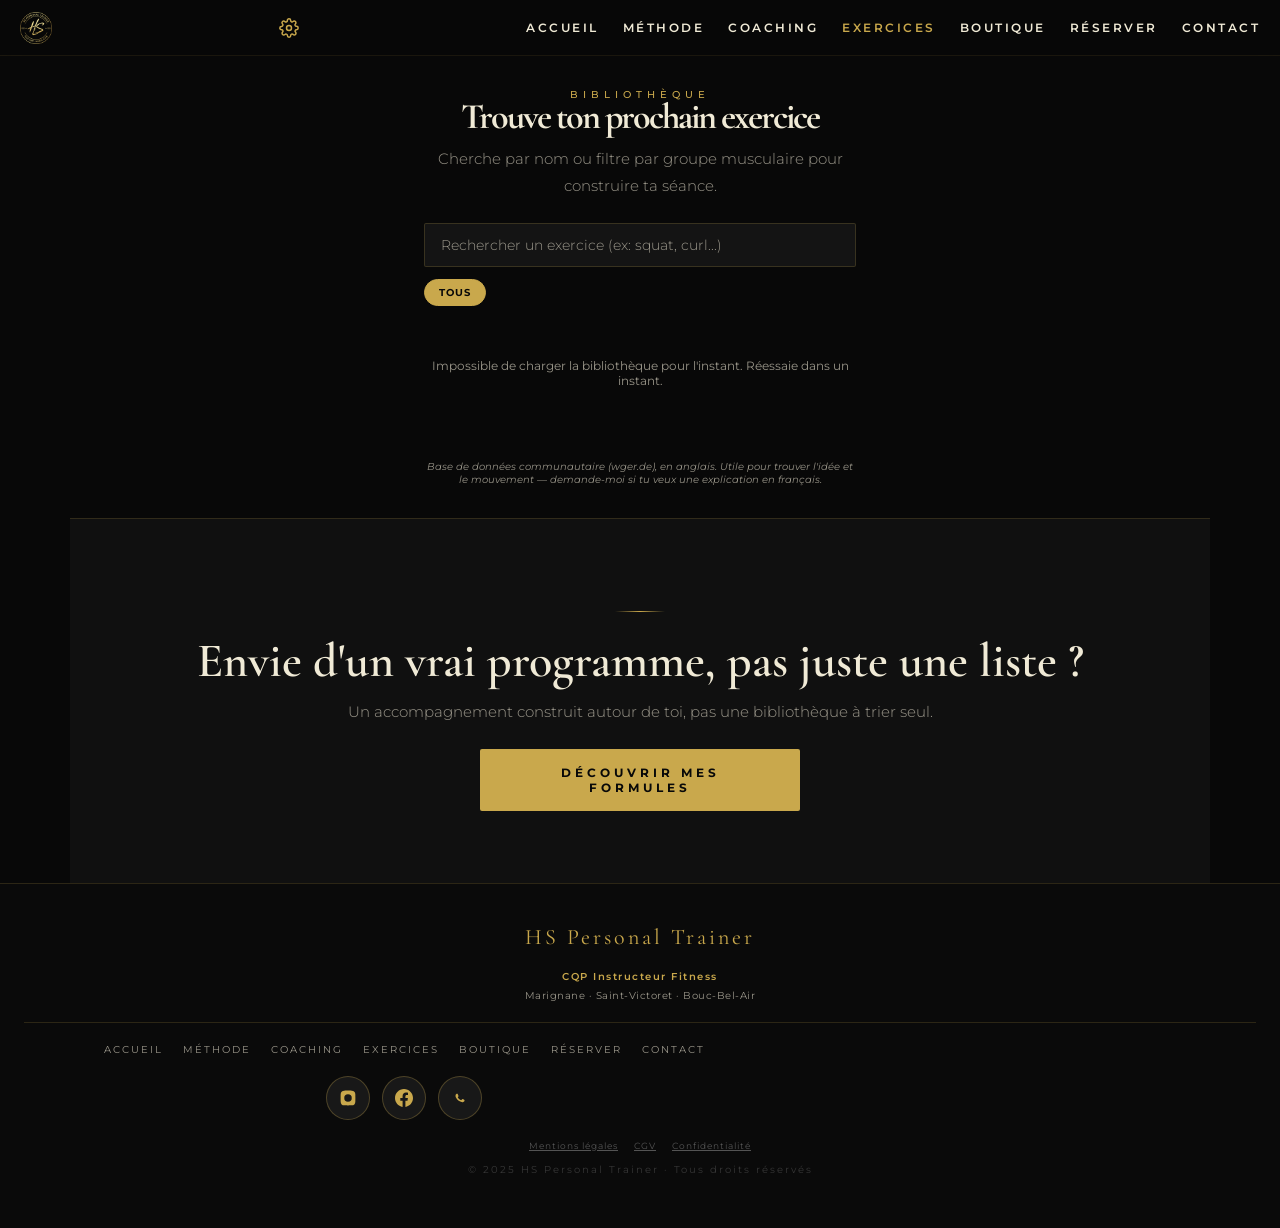
<file: bibliotheque-exercices.html>
<!DOCTYPE html>
<html lang="fr">
<head>
<script>(function(){try{var t=localStorage.getItem('hs-theme');if(t==='light')document.documentElement.setAttribute('data-theme','light');var s=localStorage.getItem('hs-fontsize');if(s&&s!=='normal')document.documentElement.setAttribute('data-fontsize',s);}catch(e){}})();</script>
<meta charset="UTF-8">
<meta name="viewport" content="width=device-width, initial-scale=1.0">
<title>Bibliothèque d'exercices — HS Personal Trainer</title>
<meta name="description" content="Explore une bibliothèque d'exercices pour construire tes séances : recherche par nom ou par groupe musculaire.">
<link rel="icon" type="image/png" sizes="32x32" href="images/favicon-32.png">
<link rel="icon" type="image/png" sizes="16x16" href="images/favicon-16.png">
<link rel="apple-touch-icon" sizes="180x180" href="images/favicon-180.png">
<link rel="shortcut icon" href="favicon.ico">
<link rel="stylesheet" href="design-system.css">
<script src="common.js" defer></script>
<style>
  .lib-intro { padding: calc(var(--nav-height) + var(--sp-8)) var(--sp-6) var(--sp-6); max-width: var(--content-width); margin: 0 auto; text-align: center; }
  .lib-intro .h1 { font-size: clamp(26px,6.5vw,36px); margin-bottom: var(--sp-3); }

  .lib-controls { max-width: var(--content-width); margin: 0 auto; padding: 0 var(--sp-6) var(--sp-5); }
  .lib-search { margin-bottom: var(--sp-3); }
  .lib-filters { display: flex; gap: 6px; flex-wrap: wrap; }
  .lib-filter {
    background: rgba(255,255,255,0.03); border: 1px solid var(--border); border-radius: var(--radius-pill);
    padding: 6px 14px; font-size: 10px; letter-spacing: 1px; text-transform: uppercase; color: var(--text-mute);
    cursor: pointer; transition: all var(--t-fast) var(--ease); user-select: none;
  }
  .lib-filter.active { background: var(--gold); color: var(--on-gold); border-color: var(--gold); font-weight: 700; }

  .lib-status { text-align: center; padding: var(--sp-8) var(--sp-6); color: var(--text-dim); font-size: 12px; max-width: var(--content-width); margin: 0 auto; }

  .lib-grid { display: grid; grid-template-columns: 1fr; gap: var(--sp-3); max-width: var(--content-width); margin: 0 auto; padding: 0 var(--sp-6) var(--sp-10); }
  @media (min-width: 640px) { .lib-grid { grid-template-columns: 1fr 1fr; } }
  @media (min-width: 1200px) { .lib-grid { grid-template-columns: 1fr 1fr 1fr; max-width: var(--content-width-lg); gap: var(--sp-5); } }

  .ex-card { padding: var(--sp-4); }
  .ex-card__name { font-size: 14px; font-weight: 700; color: var(--text); margin-bottom: 6px; line-height: 1.3; }
  .ex-card__desc { font-size: 11px; color: var(--text-dim); line-height: 1.6; margin-bottom: var(--sp-3); display: -webkit-box; -webkit-line-clamp: 3; -webkit-box-orient: vertical; overflow: hidden; }
  .ex-card__tags { display: flex; gap: 6px; flex-wrap: wrap; }

  .lib-note { text-align: center; font-size: 10px; color: var(--text-dim); font-style: italic; max-width: var(--content-width); margin: 0 auto; padding: 0 var(--sp-6) var(--sp-8); }

  .lib-loadmore { text-align: center; padding-bottom: var(--sp-10); }
</style>
</head>
<body>

<nav class="navbar">
  <a href="index.html" class="navbar-brand"><img src="images/logo.png" alt="HS Personal Trainer"></a>
  <div class="navbar-actions">
    <button class="settings-toggle" id="settingsToggle" aria-label="Paramètres">
      <svg viewBox="0 0 24 24" fill="none" stroke="currentColor" stroke-width="1.8"><circle cx="12" cy="12" r="3"></circle><path d="M19.4 15a1.65 1.65 0 00.33 1.82l.06.06a2 2 0 11-2.83 2.83l-.06-.06a1.65 1.65 0 00-1.82-.33 1.65 1.65 0 00-1 1.51V21a2 2 0 01-4 0v-.09A1.65 1.65 0 009 19.4a1.65 1.65 0 00-1.82.33l-.06.06a2 2 0 11-2.83-2.83l.06-.06a1.65 1.65 0 00.33-1.82 1.65 1.65 0 00-1.51-1H3a2 2 0 010-4h.09A1.65 1.65 0 004.6 9a1.65 1.65 0 00-.33-1.82l-.06-.06a2 2 0 112.83-2.83l.06.06a1.65 1.65 0 001.82.33H9a1.65 1.65 0 001-1.51V3a2 2 0 014 0v.09a1.65 1.65 0 001 1.51 1.65 1.65 0 001.82-.33l.06-.06a2 2 0 112.83 2.83l-.06.06a1.65 1.65 0 00-.33 1.82V9a1.65 1.65 0 001.51 1H21a2 2 0 010 4h-.09a1.65 1.65 0 00-1.51 1z"></path></svg>
    </button>
    <button class="menu-toggle" id="menuToggle" aria-label="Ouvrir le menu" aria-expanded="false">
      <span></span><span></span><span></span>
    </button>
  </div>
  <ul>
    <li><a href="index.html" data-page="accueil">Accueil</a></li>
    <li><a href="methode.html" data-page="methode">Méthode</a></li>
    <li><a href="coaching.html" data-page="coaching">Coaching</a></li>
    <li><a href="bibliotheque-exercices.html" data-page="exercices">Exercices</a></li>
    <li><a href="boutique.html" data-page="boutique">Boutique</a></li>
    <li><a href="reservation.html" data-page="reservation">Réserver</a></li>
    <li><a href="contact.html" data-page="contact">Contact</a></li>
  </ul>
</nav>
<div class="nav-overlay" id="navOverlay"></div>
<div class="settings-panel" id="settingsPanel">
  <button class="settings-panel__close" id="settingsClose" aria-label="Fermer">✕</button>
  <h3>Paramètres</h3>
  <div class="settings-section">
    <p class="settings-label">Apparence</p>
    <div class="theme-switch">
      <button class="theme-switch__option" data-theme-choice="dark">Sombre</button>
      <button class="theme-switch__option" data-theme-choice="light">Clair</button>
    </div>
  </div>
  <div class="settings-section">
    <p class="settings-label">Taille du texte</p>
    <div class="theme-switch">
      <button class="theme-switch__option" data-fontsize-choice="small">Petit</button>
      <button class="theme-switch__option" data-fontsize-choice="normal">Normal</button>
      <button class="theme-switch__option" data-fontsize-choice="large">Grand</button>
    </div>
  </div>
  <div class="settings-section">
    <p class="settings-label">Informations légales</p>
    <div class="settings-legal">
      <a href="mentions-legales.html">Mentions légales</a>
      <a href="cgv.html">Conditions générales de vente</a>
      <a href="politique-confidentialite.html">Confidentialité</a>
    </div>
  </div>
</div>
<div class="settings-overlay" id="settingsOverlay"></div>

<header class="lib-intro">
  <p class="eyebrow reveal">Bibliothèque</p>
  <h1 class="h1 reveal delay-1">Trouve ton prochain exercice</h1>
  <p class="body-text reveal delay-2">Cherche par nom ou filtre par groupe musculaire pour construire ta séance.</p>
</header>

<div class="lib-controls reveal">
  <div class="lib-search">
    <input class="input-field" type="text" id="exSearch" placeholder="Rechercher un exercice (ex: squat, curl...)">
  </div>
  <div class="lib-filters" id="exFilters">
    <div class="lib-filter active" data-category="">Tous</div>
  </div>
</div>

<div id="exStatus" class="lib-status">Chargement des exercices...</div>
<div id="exGrid" class="lib-grid"></div>
<div class="lib-loadmore" id="exLoadMoreWrap" style="display:none">
  <button class="btn-secondary" id="exLoadMore" style="max-width:220px;margin:0 auto">Voir plus d'exercices</button>
</div>

<p class="lib-note">Base de données communautaire (wger.de), en anglais. Utile pour trouver l'idée et le mouvement — demande-moi si tu veux une explication en français.</p>

<section class="section on-dark text-center reveal">
  <div class="divider"></div>
  <h2 class="h2" style="margin-bottom:8px">Envie d'un vrai programme, pas juste une liste ?</h2>
  <p class="body-text" style="margin-bottom:24px">Un accompagnement construit autour de toi, pas une bibliothèque à trier seul.</p>
  <a href="coaching.html" class="btn-primary" style="max-width:320px;margin:0 auto">Découvrir mes formules</a>
</section>

<footer class="footer">
  <div class="footer-logo">HS Personal Trainer</div>
  <div class="footer-trust">
    <span class="footer-trust__badge">CQP Instructeur Fitness</span>
    <span class="footer-trust__zone">Marignane · Saint-Victoret · Bouc-Bel-Air</span>
  </div>
  <nav class="footer-nav" aria-label="Navigation pied de page">
    <a href="index.html">Accueil</a>
    <a href="methode.html">Méthode</a>
    <a href="coaching.html">Coaching</a>
    <a href="bibliotheque-exercices.html">Exercices</a>
    <a href="boutique.html">Boutique</a>
    <a href="reservation.html">Réserver</a>
    <a href="contact.html">Contact</a>
  </nav>
  <div class="footer-social">
    <a class="btn-icon" href="https://www.instagram.com/helioosanto?igsh=MW5tNTdtajlxYWZvYg%3D%3D&utm_source=qr" target="_blank" rel="noopener" aria-label="Instagram"><svg viewBox="0 0 24 24" width="18" height="18"><path fill="#C9A84C" d="M12 2.163c3.204 0 3.584.012 4.85.07 3.252.148 4.771 1.691 4.919 4.919.058 1.265.069 1.645.069 4.849 0 3.205-.012 3.584-.069 4.849-.149 3.225-1.664 4.771-4.919 4.919-1.266.058-1.644.07-4.85.07-3.204 0-3.584-.012-4.849-.07-3.26-.149-4.771-1.699-4.919-4.92-.058-1.265-.07-1.644-.07-4.849 0-3.204.013-3.583.07-4.849.149-3.227 1.664-4.771 4.919-4.919 1.266-.057 1.645-.069 4.849-.069zM12 7.001a4.999 4.999 0 100 9.998 4.999 4.999 0 000-9.998z"/></svg></a>
    <a class="btn-icon" href="https://www.facebook.com/share/1AyCTRtEKN" target="_blank" rel="noopener" aria-label="Facebook"><svg viewBox="0 0 24 24" width="18" height="18"><path fill="#C9A84C" d="M24 12.073c0-6.627-5.373-12-12-12s-12 5.373-12 12c0 5.99 4.388 10.954 10.125 11.854v-8.385H7.078v-3.47h3.047V9.43c0-3.007 1.792-4.669 4.533-4.669 1.312 0 2.686.235 2.686.235v2.953H15.83c-1.491 0-1.956.925-1.956 1.874v2.25h3.328l-.532 3.47h-2.796v8.385C19.612 23.027 24 18.062 24 12.073z"/></svg></a>
    <a class="btn-icon" href="https://wa.me/33614696264" target="_blank" rel="noopener" aria-label="WhatsApp"><svg viewBox="0 0 24 24" width="18" height="18"><path fill="#C9A84C" d="M17.472 14.382c-.297-.149-1.758-.867-2.03-.967-.273-.099-.471-.148-.67.15-.197.297-.767.966-.94 1.164-.173.199-.347.223-.644.075-.297-.15-1.255-.463-2.39-1.475-.883-.788-1.48-1.761-1.653-2.059-.173-.297-.018-.458.13-.606a11 11 0 00.446-.52c.149-.174.198-.298.298-.497.099-.198.05-.371-.025-.52-.075-.149-.669-1.612-.916-2.207-.242-.579-.487-.5-.669-.51a5 5 0 00-.57-.01c-.198 0-.52.074-.792.372-.272.297-1.04 1.016-1.04 2.479 0 1.462 1.065 2.875 1.213 3.074.149.198 2.096 3.2 5.077 4.487.709.306 1.262.489 1.694.625.712.227 1.36.195 1.871.118.571-.085 1.758-.719 2.006-1.413.248-.694.248-1.289.173-1.413-.074-.124-.272-.198-.57-.347z"/></svg></a>
  </div>
  <div class="footer-legal">
    <a href="mentions-legales.html">Mentions légales</a>
    <a href="cgv.html">CGV</a>
    <a href="politique-confidentialite.html">Confidentialité</a>
  </div>
  <div class="footer-copy">© 2025 HS Personal Trainer · Tous droits réservés</div>
</footer>

<script>
document.addEventListener('DOMContentLoaded', function () {
  HS.setActiveNavPage('exercices');

  var API_BASE = 'https://wger.de/api/v2/';
  var grid = document.getElementById('exGrid');
  var status = document.getElementById('exStatus');
  var filtersWrap = document.getElementById('exFilters');
  var searchInput = document.getElementById('exSearch');
  var loadMoreWrap = document.getElementById('exLoadMoreWrap');
  var loadMoreBtn = document.getElementById('exLoadMore');

  var currentCategory = '';
  var currentTerm = '';
  var nextUrl = null;
  var searchDebounce = null;
  var allLoaded = []; // accumulation pour le filtrage texte côté client

  function setStatus(text, show) {
    status.textContent = text;
    status.style.display = show ? 'block' : 'none';
  }

  function getTranslation(ex) {
    var list = ex.translations || [];
    return list.find(function (t) { return t.language === 2; }) || list[0] || {};
  }

  function renderCard(ex) {
    var trans = getTranslation(ex);
    var name = trans.name || 'Exercice sans nom';
    var desc = (trans.description || '').replace(/<[^>]*>/g, '').trim();
    var categoryName = (ex.category && ex.category.name) || 'Général';

    var card = document.createElement('div');
    card.className = 'card ex-card';
    card.innerHTML =
      '<div class="ex-card__name">' + name + '</div>' +
      (desc ? '<div class="ex-card__desc">' + desc + '</div>' : '') +
      '<div class="ex-card__tags"><span class="badge badge--outline">' + categoryName + '</span></div>';
    return card;
  }

  function fetchCategories() {
    fetch(API_BASE + 'exercisecategory/?format=json')
      .then(function (r) { return r.json(); })
      .then(function (data) {
        (data.results || []).forEach(function (cat) {
          var pill = document.createElement('div');
          pill.className = 'lib-filter';
          pill.dataset.category = cat.id;
          pill.textContent = cat.name;
          filtersWrap.appendChild(pill);
        });
        filtersWrap.querySelectorAll('.lib-filter').forEach(function (pill) {
          pill.addEventListener('click', function () {
            filtersWrap.querySelectorAll('.lib-filter').forEach(function (p) { p.classList.remove('active'); });
            pill.classList.add('active');
            currentCategory = pill.dataset.category;
            loadExercises(true);
          });
        });
      })
      .catch(function () { /* silencieux : les filtres restent juste sur "Tous" */ });
  }

  function applyTextFilter() {
    grid.innerHTML = '';
    var term = currentTerm.toLowerCase();
    var filtered = term
      ? allLoaded.filter(function (ex) {
          var name = (getTranslation(ex).name || '').toLowerCase();
          return name.indexOf(term) !== -1;
        })
      : allLoaded;

    if (filtered.length === 0) {
      setStatus('Aucun exercice trouvé pour cette recherche.', true);
      return;
    }
    setStatus('', false);
    filtered.forEach(function (ex) { grid.appendChild(renderCard(ex)); });
  }

  function loadExercises(reset) {
    if (reset) {
      allLoaded = [];
      nextUrl = null;
      grid.innerHTML = '';
      setStatus('Chargement des exercices...', true);
    }
    var url = nextUrl;
    if (!url) {
      var params = new URLSearchParams({ format: 'json', language: '2', limit: '24' });
      if (currentCategory) params.set('category', currentCategory);
      url = API_BASE + 'exerciseinfo/?' + params.toString();
    }

    fetch(url)
      .then(function (r) {
        if (!r.ok) throw new Error('Statut ' + r.status);
        return r.json();
      })
      .then(function (data) {
        var results = (data.results || []).filter(function (ex) { return getTranslation(ex).name; });
        allLoaded = allLoaded.concat(results);
        nextUrl = data.next;
        loadMoreWrap.style.display = nextUrl ? 'block' : 'none';
        applyTextFilter();
      })
      .catch(function (err) {
        console.error(err);
        setStatus("Impossible de charger la bibliothèque pour l'instant. Réessaie dans un instant.", true);
        loadMoreWrap.style.display = 'none';
      });
  }

  searchInput.addEventListener('input', function () {
    clearTimeout(searchDebounce);
    searchDebounce = setTimeout(function () {
      currentTerm = searchInput.value.trim();
      applyTextFilter();
    }, 300);
  });

  loadMoreBtn.addEventListener('click', function () { loadExercises(false); });

  fetchCategories();
  loadExercises(true);
});
</script>

</body>
</html>
</file>
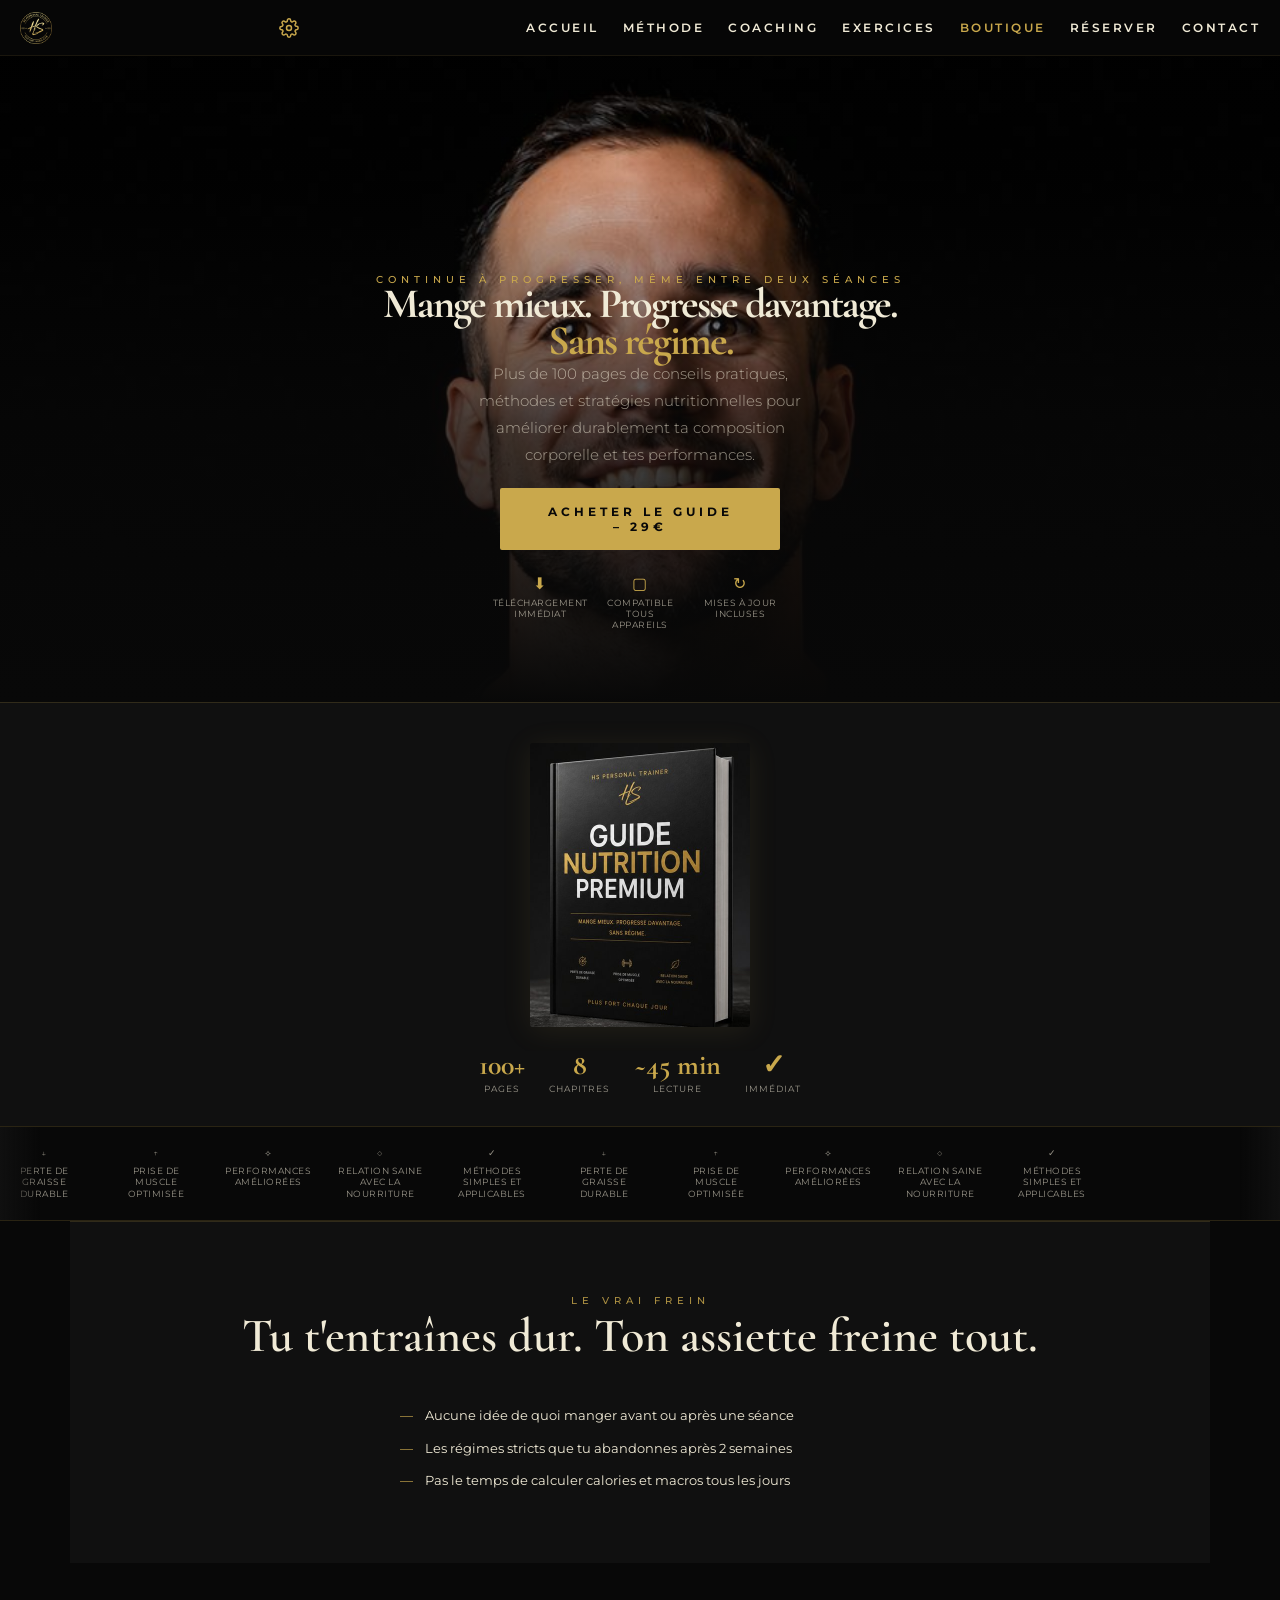
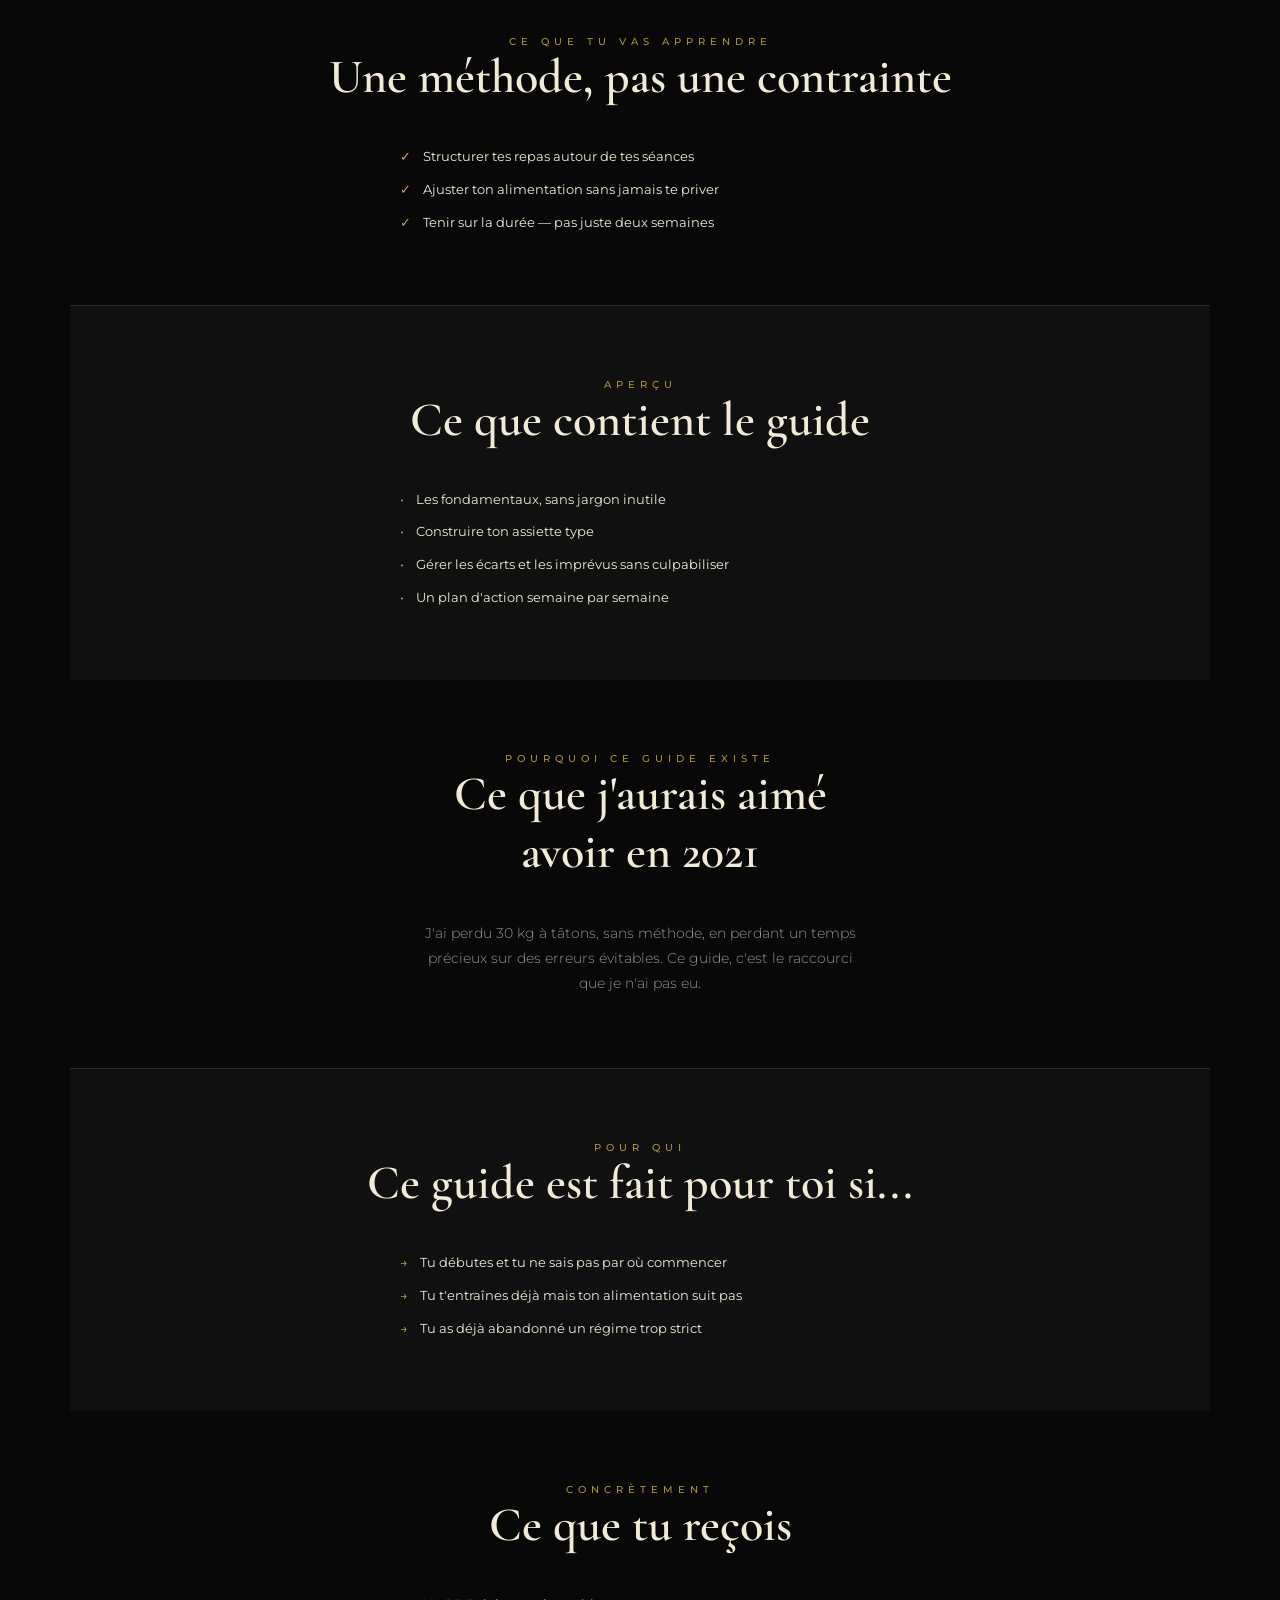
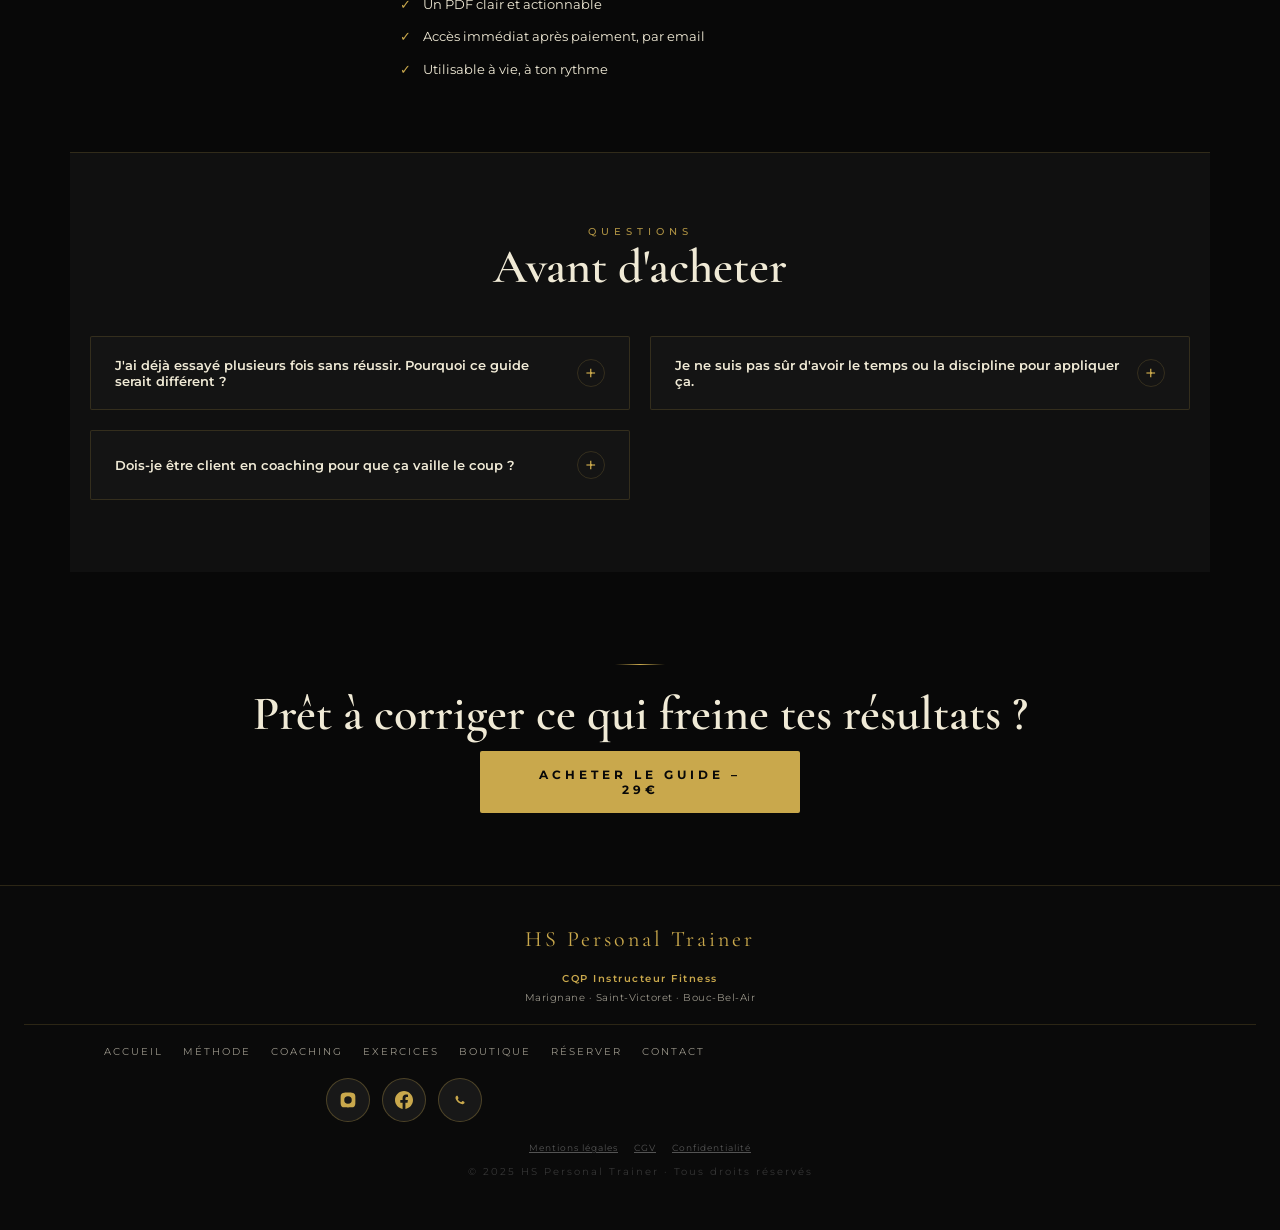
<file: boutique.html>
<!DOCTYPE html>
<html lang="fr">
<head>
<script>(function(){try{var t=localStorage.getItem('hs-theme');if(t==='light')document.documentElement.setAttribute('data-theme','light');var s=localStorage.getItem('hs-fontsize');if(s&&s!=='normal')document.documentElement.setAttribute('data-fontsize',s);}catch(e){}})();</script>
<meta charset="UTF-8">
<meta name="viewport" content="width=device-width, initial-scale=1.0">
<title>Guide Nutrition Premium — Boutique HS Personal Trainer</title>
<meta name="description" content="Le guide nutrition qui transforme ton alimentation en alliée de tes séances. Sans régime strict. PDF, accès immédiat, 29€.">
<link rel="icon" type="image/png" sizes="32x32" href="images/favicon-32.png">
<link rel="icon" type="image/png" sizes="16x16" href="images/favicon-16.png">
<link rel="apple-touch-icon" sizes="180x180" href="images/favicon-180.png">
<link rel="shortcut icon" href="favicon.ico">
<link rel="stylesheet" href="design-system.css">
<script src="common.js" defer></script>
<style>
  /* Styles propres à la page Boutique uniquement */
  /* Hero pleine photo (même structure que l'Accueil), adapté pour une landing produit */
  /* Hero pleine photo (repris tel quel de l'Accueil, styles manquants réintégrés) */
  .hero {
    display: flex; flex-direction: column;
    align-items: center; justify-content: flex-end; position: relative;
    text-align: center; overflow: hidden; padding-bottom: var(--sp-10);
  }
  .hero-bg { position: absolute; inset: 0; z-index: 0; background: linear-gradient(160deg, #1c1c1c, #080808); }
  .hero-bg::after {
    content: ''; position: absolute; inset: 0;
    background: linear-gradient(to bottom, rgba(8,8,8,0.05) 0%, rgba(8,8,8,0.15) 25%, rgba(8,8,8,0.75) 60%, rgba(8,8,8,1) 100%);
  }
  .hero-content { position: relative; z-index: 2; display: flex; flex-direction: column; align-items: center; width: 100%; padding: 0 var(--sp-6); }

  .product-page-hero { min-height: 78vh; }
  .product-page-hero .hero-content { padding-bottom: var(--sp-8); }

  /* Vitrine produit : couverture mise en avant juste sous le hero */
  .cover-showcase { display: flex; justify-content: center; padding: var(--sp-10) var(--sp-6) var(--sp-6); background: var(--dark); border-top: 1px solid var(--border); }
  .cover-showcase__img { width: 220px; border-radius: var(--radius-md); box-shadow: var(--shadow-gold); }

  .stat-row { display: flex; justify-content: center; gap: var(--sp-6); flex-wrap: wrap; padding: 0 var(--sp-6) var(--sp-8); background: var(--dark); }
  .stat-item { text-align: center; }
  .stat-item__num { font-family: var(--font-display); font-size: 28px; font-weight: 700; color: var(--gold); line-height: 1; }
  .stat-item__label { font-size: 9px; letter-spacing: 1px; text-transform: uppercase; color: var(--text-dim); margin-top: 4px; }

  .trust-row { display: flex; justify-content: center; gap: var(--sp-5); flex-wrap: wrap; margin-top: var(--sp-6); }
  .trust-item { display: flex; flex-direction: column; align-items: center; gap: 4px; font-size: 9px; letter-spacing: 0.5px; text-transform: uppercase; color: rgba(240,234,214,0.62); max-width: 80px; text-align: center; }
  .hero-content .body-text { color: rgba(240,234,214,0.62); }
  .trust-item__icon { font-size: 16px; color: var(--gold); }

  .benefit-strip {
    overflow-x: auto; -webkit-overflow-scrolling: touch; scrollbar-width: none;
    padding: var(--sp-5) 0;
    border-top: 1px solid var(--border); border-bottom: 1px solid var(--border);
    position: relative;
  }
  .benefit-strip::-webkit-scrollbar { display: none; }
  .benefit-strip::before, .benefit-strip::after {
    content: ''; position: absolute; top: 0; bottom: 0; width: 40px; z-index: 2; pointer-events: none;
  }
  .benefit-strip::before { left: 0; background: linear-gradient(to right, var(--dark), transparent); }
  .benefit-strip::after  { right: 0; background: linear-gradient(to left, var(--dark), transparent); }
  .benefit-strip__track {
    display: flex; gap: var(--sp-6); width: max-content;
  }
  .benefit-strip__item {
    flex-shrink: 0; display: flex; flex-direction: column; align-items: center; gap: 6px;
    text-align: center; width: 88px;
  }
  .benefit-strip__item span { font-size: 9px; letter-spacing: 0.5px; text-transform: uppercase; color: var(--text-dim); line-height: 1.3; }
  .benefit-strip__icon { font-size: 20px; color: var(--gold); font-weight: 300; }

  .pain-list, .learn-list, .content-list, .who-list, .download-list {
    display: flex; flex-direction: column; gap: var(--sp-3); max-width: var(--content-width); margin: 0 auto;
  }
  .pain-item, .learn-item, .content-item, .who-item, .download-item {
    display: flex; align-items: flex-start; gap: var(--sp-3); font-size: 13px; color: var(--text); line-height: 1.6;
  }
  .pain-item__mark { color: var(--gold); flex-shrink: 0; }

  .why-block { max-width: var(--content-width); margin: 0 auto; text-align: center; }
  .why-block .body-text { font-size: 14px; }
</style>
</head>
<body>

<nav class="navbar">
  <a href="index.html" class="navbar-brand"><img src="images/logo.png" alt="HS Personal Trainer"></a>
  <div class="navbar-actions">
    <button class="settings-toggle" id="settingsToggle" aria-label="Paramètres">
      <svg viewBox="0 0 24 24" fill="none" stroke="currentColor" stroke-width="1.8"><circle cx="12" cy="12" r="3"></circle><path d="M19.4 15a1.65 1.65 0 00.33 1.82l.06.06a2 2 0 11-2.83 2.83l-.06-.06a1.65 1.65 0 00-1.82-.33 1.65 1.65 0 00-1 1.51V21a2 2 0 01-4 0v-.09A1.65 1.65 0 009 19.4a1.65 1.65 0 00-1.82.33l-.06.06a2 2 0 11-2.83-2.83l.06-.06a1.65 1.65 0 00.33-1.82 1.65 1.65 0 00-1.51-1H3a2 2 0 010-4h.09A1.65 1.65 0 004.6 9a1.65 1.65 0 00-.33-1.82l-.06-.06a2 2 0 112.83-2.83l.06.06a1.65 1.65 0 001.82.33H9a1.65 1.65 0 001-1.51V3a2 2 0 014 0v.09a1.65 1.65 0 001 1.51 1.65 1.65 0 001.82-.33l.06-.06a2 2 0 112.83 2.83l-.06.06a1.65 1.65 0 00-.33 1.82V9a1.65 1.65 0 001.51 1H21a2 2 0 010 4h-.09a1.65 1.65 0 00-1.51 1z"></path></svg>
    </button>
    <button class="menu-toggle" id="menuToggle" aria-label="Ouvrir le menu" aria-expanded="false">
      <span></span><span></span><span></span>
    </button>
  </div>
  <ul>
    <li><a href="index.html" data-page="accueil">Accueil</a></li>
    <li><a href="methode.html" data-page="methode">Méthode</a></li>
    <li><a href="coaching.html" data-page="coaching">Coaching</a></li>
    <li><a href="bibliotheque-exercices.html" data-page="exercices">Exercices</a></li>
    <li><a href="boutique.html" data-page="boutique">Boutique</a></li>
    <li><a href="reservation.html" data-page="reservation">Réserver</a></li>
    <li><a href="contact.html" data-page="contact">Contact</a></li>
  </ul>
</nav>
<div class="nav-overlay" id="navOverlay"></div>
<div class="settings-panel" id="settingsPanel">
  <button class="settings-panel__close" id="settingsClose" aria-label="Fermer">✕</button>
  <h3>Paramètres</h3>
  <div class="settings-section">
    <p class="settings-label">Apparence</p>
    <div class="theme-switch">
      <button class="theme-switch__option" data-theme-choice="dark">Sombre</button>
      <button class="theme-switch__option" data-theme-choice="light">Clair</button>
    </div>
  </div>
  <div class="settings-section">
    <p class="settings-label">Taille du texte</p>
    <div class="theme-switch">
      <button class="theme-switch__option" data-fontsize-choice="small">Petit</button>
      <button class="theme-switch__option" data-fontsize-choice="normal">Normal</button>
      <button class="theme-switch__option" data-fontsize-choice="large">Grand</button>
    </div>
  </div>
  <div class="settings-section">
    <p class="settings-label">Informations légales</p>
    <div class="settings-legal">
      <a href="mentions-legales.html">Mentions légales</a>
      <a href="cgv.html">Conditions générales de vente</a>
      <a href="politique-confidentialite.html">Confidentialité</a>
    </div>
  </div>
</div>
<div class="settings-overlay" id="settingsOverlay"></div>

<!-- HERO PRODUIT -->
<header class="hero product-page-hero">
  <div class="hero-bg">
    <img src="images/hero.jpg" alt="Hélio Santonocito, coach HS Personal Trainer" style="width:100%;height:100%;object-fit:cover;object-position:center top;">
  </div>
  <div class="hero-content">
    <p class="eyebrow reveal">Continue à progresser, même entre deux séances</p>
    <h1 class="h1 reveal delay-1" style="font-size:clamp(30px,7.5vw,42px)">Mange mieux. Progresse davantage.<br><span style="color:var(--gold)">Sans régime.</span></h1>
    <p class="body-text reveal delay-2" style="max-width:340px;margin:0 auto">Plus de 100 pages de conseils pratiques, méthodes et stratégies nutritionnelles pour améliorer durablement ta composition corporelle et tes performances.</p>
    <a href="https://buy.stripe.com/8x24gz6JxaK8gJo84j8EM0e" class="btn-primary reveal delay-2" style="max-width:280px;margin:20px auto 0">Acheter le guide – 29€</a>
    <div class="trust-row reveal delay-3">
      <div class="trust-item"><span class="trust-item__icon">⬇</span>Téléchargement immédiat</div>
      <div class="trust-item"><span class="trust-item__icon">▢</span>Compatible tous appareils</div>
      <div class="trust-item"><span class="trust-item__icon">↻</span>Mises à jour incluses</div>
    </div>
  </div>
</header>

<!-- VITRINE PRODUIT -->
<div class="cover-showcase reveal">
  <img class="cover-showcase__img" src="images/cover-nutrition-premium.jpg" alt="Couverture du Guide Nutrition Premium HS Personal Trainer">
</div>
<div class="stat-row reveal">
  <div class="stat-item"><div class="stat-item__num">100+</div><div class="stat-item__label">Pages</div></div>
  <div class="stat-item"><div class="stat-item__num">8</div><div class="stat-item__label">Chapitres</div></div>
  <div class="stat-item"><div class="stat-item__num">~45 min</div><div class="stat-item__label">Lecture</div></div>
  <div class="stat-item"><div class="stat-item__num">✓</div><div class="stat-item__label">Immédiat</div></div>
</div>

<!-- BÉNÉFICES CLÉS -->
<div class="benefit-strip reveal">
  <div class="benefit-strip__track">
    <div class="benefit-strip__item"><span class="benefit-strip__icon">↓</span><span>Perte de graisse durable</span></div>
    <div class="benefit-strip__item"><span class="benefit-strip__icon">↑</span><span>Prise de muscle optimisée</span></div>
    <div class="benefit-strip__item"><span class="benefit-strip__icon">⟡</span><span>Performances améliorées</span></div>
    <div class="benefit-strip__item"><span class="benefit-strip__icon">◇</span><span>Relation saine avec la nourriture</span></div>
    <div class="benefit-strip__item"><span class="benefit-strip__icon">✓</span><span>Méthodes simples et applicables</span></div>
    <!-- Duplication pour boucle continue -->
    <div class="benefit-strip__item"><span class="benefit-strip__icon">↓</span><span>Perte de graisse durable</span></div>
    <div class="benefit-strip__item"><span class="benefit-strip__icon">↑</span><span>Prise de muscle optimisée</span></div>
    <div class="benefit-strip__item"><span class="benefit-strip__icon">⟡</span><span>Performances améliorées</span></div>
    <div class="benefit-strip__item"><span class="benefit-strip__icon">◇</span><span>Relation saine avec la nourriture</span></div>
    <div class="benefit-strip__item"><span class="benefit-strip__icon">✓</span><span>Méthodes simples et applicables</span></div>
  </div>
</div>

<!-- PROBLÈMES RÉSOLUS -->
<section class="section on-dark">
  <div class="section-header reveal">
    <p class="eyebrow">Le vrai frein</p>
    <h2 class="h2">Tu t'entraînes dur. Ton assiette freine tout.</h2>
  </div>
  <div class="pain-list">
    <div class="pain-item reveal"><span class="pain-item__mark">—</span>Aucune idée de quoi manger avant ou après une séance</div>
    <div class="pain-item reveal delay-1"><span class="pain-item__mark">—</span>Les régimes stricts que tu abandonnes après 2 semaines</div>
    <div class="pain-item reveal delay-2"><span class="pain-item__mark">—</span>Pas le temps de calculer calories et macros tous les jours</div>
  </div>
</section>

<!-- CE QUE TU VAS APPRENDRE -->
<section class="section">
  <div class="section-header reveal">
    <p class="eyebrow">Ce que tu vas apprendre</p>
    <h2 class="h2">Une méthode, pas une contrainte</h2>
  </div>
  <div class="learn-list">
    <div class="learn-item reveal"><span class="pain-item__mark">✓</span>Structurer tes repas autour de tes séances</div>
    <div class="learn-item reveal delay-1"><span class="pain-item__mark">✓</span>Ajuster ton alimentation sans jamais te priver</div>
    <div class="learn-item reveal delay-2"><span class="pain-item__mark">✓</span>Tenir sur la durée — pas juste deux semaines</div>
  </div>
</section>

<!-- APERÇU DU CONTENU -->
<section class="section on-dark">
  <div class="section-header reveal">
    <p class="eyebrow">Aperçu</p>
    <h2 class="h2">Ce que contient le guide</h2>
  </div>
  <div class="content-list">
    <div class="content-item reveal"><span class="pain-item__mark">•</span>Les fondamentaux, sans jargon inutile</div>
    <div class="content-item reveal delay-1"><span class="pain-item__mark">•</span>Construire ton assiette type</div>
    <div class="content-item reveal delay-2"><span class="pain-item__mark">•</span>Gérer les écarts et les imprévus sans culpabiliser</div>
    <div class="content-item reveal delay-3"><span class="pain-item__mark">•</span>Un plan d'action semaine par semaine</div>
  </div>
</section>

<!-- POURQUOI CE GUIDE -->
<section class="section why-block">
  <div class="section-header reveal">
    <p class="eyebrow">Pourquoi ce guide existe</p>
    <h2 class="h2">Ce que j'aurais aimé avoir en 2021</h2>
  </div>
  <p class="body-text reveal delay-1">J'ai perdu 30 kg à tâtons, sans méthode, en perdant un temps précieux sur des erreurs évitables. Ce guide, c'est le raccourci que je n'ai pas eu.</p>
</section>

<!-- POUR QUI -->
<section class="section on-dark">
  <div class="section-header reveal">
    <p class="eyebrow">Pour qui</p>
    <h2 class="h2">Ce guide est fait pour toi si...</h2>
  </div>
  <div class="who-list">
    <div class="who-item reveal"><span class="pain-item__mark">→</span>Tu débutes et tu ne sais pas par où commencer</div>
    <div class="who-item reveal delay-1"><span class="pain-item__mark">→</span>Tu t'entraînes déjà mais ton alimentation suit pas</div>
    <div class="who-item reveal delay-2"><span class="pain-item__mark">→</span>Tu as déjà abandonné un régime trop strict</div>
  </div>
</section>

<!-- CE QUE CONTIENT LE TÉLÉCHARGEMENT -->
<section class="section">
  <div class="section-header reveal">
    <p class="eyebrow">Concrètement</p>
    <h2 class="h2">Ce que tu reçois</h2>
  </div>
  <div class="download-list">
    <div class="download-item reveal"><span class="pain-item__mark">✓</span>Un PDF clair et actionnable</div>
    <div class="download-item reveal delay-1"><span class="pain-item__mark">✓</span>Accès immédiat après paiement, par email</div>
    <div class="download-item reveal delay-2"><span class="pain-item__mark">✓</span>Utilisable à vie, à ton rythme</div>
  </div>
</section>

<!-- FAQ -->
<section class="section on-dark" id="faq">
  <div class="section-header reveal">
    <p class="eyebrow">Questions</p>
    <h2 class="h2">Avant d'acheter</h2>
  </div>
  <div class="card-list" style="max-width:var(--content-width-lg);margin:0 auto">

    <div class="card reveal" id="pfaq-1" data-accordion="pfaq">
      <div class="card-header" onclick="HS.toggleAccordion('pfaq-1')">
        <span style="font-size:13px;font-weight:600">J'ai déjà essayé plusieurs fois sans réussir. Pourquoi ce guide serait différent ?</span>
        <div class="card-toggle">+</div>
      </div>
      <div class="card-body"><div class="card-inner">
        <p class="body-text" style="margin:14px 0">Parce qu'il ne repose pas sur un régime strict que tu abandonnes après deux semaines. Il part des bases, sans supposer que tu connais déjà les macros ou le calcul calorique.</p>
      </div></div>
    </div>

    <div class="card reveal delay-1" id="pfaq-2" data-accordion="pfaq">
      <div class="card-header" onclick="HS.toggleAccordion('pfaq-2')">
        <span style="font-size:13px;font-weight:600">Je ne suis pas sûr d'avoir le temps ou la discipline pour appliquer ça.</span>
        <div class="card-toggle">+</div>
      </div>
      <div class="card-body"><div class="card-inner">
        <p class="body-text" style="margin:14px 0">Le guide est pensé pour s'intégrer à ta vie réelle, pas l'inverse — des principes simples, pas un plan rigide à suivre à la lettre.</p>
      </div></div>
    </div>

    <div class="card reveal delay-2" id="pfaq-3" data-accordion="pfaq">
      <div class="card-header" onclick="HS.toggleAccordion('pfaq-3')">
        <span style="font-size:13px;font-weight:600">Dois-je être client en coaching pour que ça vaille le coup ?</span>
        <div class="card-toggle">+</div>
      </div>
      <div class="card-body"><div class="card-inner">
        <p class="body-text" style="margin:14px 0">Non. Le guide est autonome — un accompagnement en plus si tu es déjà coaché, un point de départ solide sinon. Livré par email, immédiatement après ton paiement.</p>
      </div></div>
    </div>

  </div>
</section>

<!-- CTA FINAL -->
<section class="section text-center reveal">
  <div class="divider"></div>
  <h2 class="h2" style="margin-bottom:8px">Prêt à corriger ce qui freine tes résultats ?</h2>
  <!-- Lien de paiement Stripe -->
  <a href="https://buy.stripe.com/8x24gz6JxaK8gJo84j8EM0e" class="btn-primary" style="max-width:320px;margin:0 auto">Acheter le guide – 29€</a>
</section>

<footer class="footer">
  <div class="footer-logo">HS Personal Trainer</div>
  <div class="footer-trust">
    <span class="footer-trust__badge">CQP Instructeur Fitness</span>
    <span class="footer-trust__zone">Marignane · Saint-Victoret · Bouc-Bel-Air</span>
  </div>
  <nav class="footer-nav" aria-label="Navigation pied de page">
    <a href="index.html">Accueil</a>
    <a href="methode.html">Méthode</a>
    <a href="coaching.html">Coaching</a>
    <a href="bibliotheque-exercices.html">Exercices</a>
    <a href="boutique.html">Boutique</a>
    <a href="reservation.html">Réserver</a>
    <a href="contact.html">Contact</a>
  </nav>
  <div class="footer-social">
    <a class="btn-icon" href="https://www.instagram.com/helioosanto?igsh=MW5tNTdtajlxYWZvYg%3D%3D&utm_source=qr" target="_blank" rel="noopener" aria-label="Instagram"><svg viewBox="0 0 24 24" width="18" height="18"><path fill="#C9A84C" d="M12 2.163c3.204 0 3.584.012 4.85.07 3.252.148 4.771 1.691 4.919 4.919.058 1.265.069 1.645.069 4.849 0 3.205-.012 3.584-.069 4.849-.149 3.225-1.664 4.771-4.919 4.919-1.266.058-1.644.07-4.85.07-3.204 0-3.584-.012-4.849-.07-3.26-.149-4.771-1.699-4.919-4.92-.058-1.265-.07-1.644-.07-4.849 0-3.204.013-3.583.07-4.849.149-3.227 1.664-4.771 4.919-4.919 1.266-.057 1.645-.069 4.849-.069zM12 7.001a4.999 4.999 0 100 9.998 4.999 4.999 0 000-9.998z"/></svg></a>
    <a class="btn-icon" href="https://www.facebook.com/share/1AyCTRtEKN" target="_blank" rel="noopener" aria-label="Facebook"><svg viewBox="0 0 24 24" width="18" height="18"><path fill="#C9A84C" d="M24 12.073c0-6.627-5.373-12-12-12s-12 5.373-12 12c0 5.99 4.388 10.954 10.125 11.854v-8.385H7.078v-3.47h3.047V9.43c0-3.007 1.792-4.669 4.533-4.669 1.312 0 2.686.235 2.686.235v2.953H15.83c-1.491 0-1.956.925-1.956 1.874v2.25h3.328l-.532 3.47h-2.796v8.385C19.612 23.027 24 18.062 24 12.073z"/></svg></a>
    <a class="btn-icon" href="https://wa.me/33614696264" target="_blank" rel="noopener" aria-label="WhatsApp"><svg viewBox="0 0 24 24" width="18" height="18"><path fill="#C9A84C" d="M17.472 14.382c-.297-.149-1.758-.867-2.03-.967-.273-.099-.471-.148-.67.15-.197.297-.767.966-.94 1.164-.173.199-.347.223-.644.075-.297-.15-1.255-.463-2.39-1.475-.883-.788-1.48-1.761-1.653-2.059-.173-.297-.018-.458.13-.606a11 11 0 00.446-.52c.149-.174.198-.298.298-.497.099-.198.05-.371-.025-.52-.075-.149-.669-1.612-.916-2.207-.242-.579-.487-.5-.669-.51a5 5 0 00-.57-.01c-.198 0-.52.074-.792.372-.272.297-1.04 1.016-1.04 2.479 0 1.462 1.065 2.875 1.213 3.074.149.198 2.096 3.2 5.077 4.487.709.306 1.262.489 1.694.625.712.227 1.36.195 1.871.118.571-.085 1.758-.719 2.006-1.413.248-.694.248-1.289.173-1.413-.074-.124-.272-.198-.57-.347z"/></svg></a>
  </div>
  <div class="footer-legal">
    <a href="mentions-legales.html">Mentions légales</a>
    <a href="cgv.html">CGV</a>
    <a href="politique-confidentialite.html">Confidentialité</a>
  </div>
  <div class="footer-copy">© 2025 HS Personal Trainer · Tous droits réservés</div>
</footer>

<script>
  document.addEventListener('DOMContentLoaded', function () {
    HS.setActiveNavPage('boutique');
  });
</script>

</body>
</html>
</file>
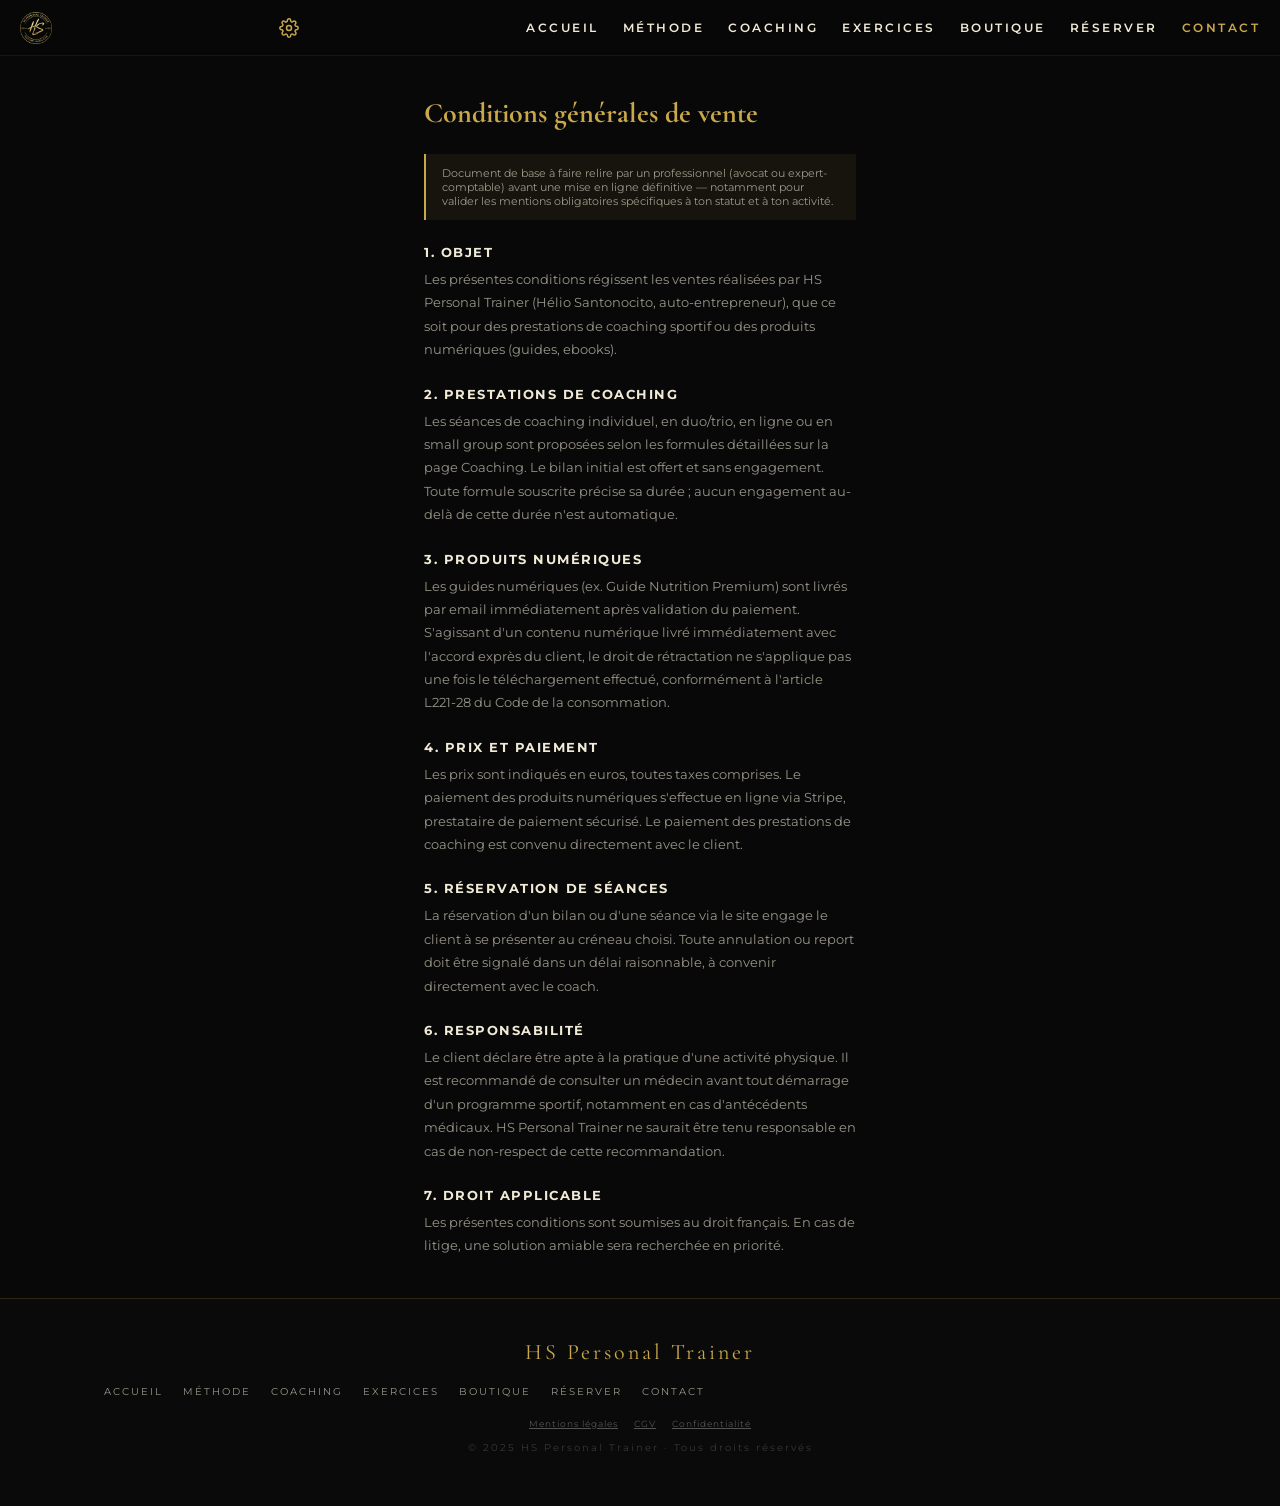
<file: cgv.html>
<!DOCTYPE html>
<html lang="fr">
<head>
<script>(function(){try{var t=localStorage.getItem('hs-theme');if(t==='light')document.documentElement.setAttribute('data-theme','light');var s=localStorage.getItem('hs-fontsize');if(s&&s!=='normal')document.documentElement.setAttribute('data-fontsize',s);}catch(e){}})();</script>
<meta charset="UTF-8">
<meta name="viewport" content="width=device-width, initial-scale=1.0">
<title>Conditions générales de vente — HS Personal Trainer</title>
<meta name="robots" content="noindex">
<link rel="icon" type="image/png" sizes="32x32" href="images/favicon-32.png">
<link rel="icon" type="image/png" sizes="16x16" href="images/favicon-16.png">
<link rel="apple-touch-icon" sizes="180x180" href="images/favicon-180.png">
<link rel="shortcut icon" href="favicon.ico">
<link rel="stylesheet" href="design-system.css">
<script src="common.js" defer></script>
<style>
  .legal-wrap { padding: calc(var(--nav-height) + var(--sp-10)) var(--sp-6) var(--sp-10); max-width: var(--content-width); margin: 0 auto; }
  .legal-wrap h1 { font-family: var(--font-display); font-size: 28px; color: var(--gold); margin-bottom: var(--sp-6); }
  .legal-wrap h2 { font-size: 13px; letter-spacing: 1.5px; text-transform: uppercase; color: var(--text); margin: var(--sp-6) 0 var(--sp-2); }
  .legal-wrap p, .legal-wrap li { font-size: 13px; line-height: 1.8; color: var(--text-dim); }
  .legal-wrap ul { padding-left: 18px; }
  .legal-note { background: rgba(201,168,76,0.08); border-left: 2px solid var(--gold); padding: var(--sp-3) var(--sp-4); font-size: 11px; color: var(--text-dim); margin-bottom: var(--sp-6); }
</style>
</head>
<body>

<nav class="navbar">
  <a href="index.html" class="navbar-brand"><img src="images/logo.png" alt="HS Personal Trainer"></a>
  <div class="navbar-actions">
    <button class="settings-toggle" id="settingsToggle" aria-label="Paramètres">
      <svg viewBox="0 0 24 24" fill="none" stroke="currentColor" stroke-width="1.8"><circle cx="12" cy="12" r="3"></circle><path d="M19.4 15a1.65 1.65 0 00.33 1.82l.06.06a2 2 0 11-2.83 2.83l-.06-.06a1.65 1.65 0 00-1.82-.33 1.65 1.65 0 00-1 1.51V21a2 2 0 01-4 0v-.09A1.65 1.65 0 009 19.4a1.65 1.65 0 00-1.82.33l-.06.06a2 2 0 11-2.83-2.83l.06-.06a1.65 1.65 0 00.33-1.82 1.65 1.65 0 00-1.51-1H3a2 2 0 010-4h.09A1.65 1.65 0 004.6 9a1.65 1.65 0 00-.33-1.82l-.06-.06a2 2 0 112.83-2.83l.06.06a1.65 1.65 0 001.82.33H9a1.65 1.65 0 001-1.51V3a2 2 0 014 0v.09a1.65 1.65 0 001 1.51 1.65 1.65 0 001.82-.33l.06-.06a2 2 0 112.83 2.83l-.06.06a1.65 1.65 0 00-.33 1.82V9a1.65 1.65 0 001.51 1H21a2 2 0 010 4h-.09a1.65 1.65 0 00-1.51 1z"></path></svg>
    </button>
    <button class="menu-toggle" id="menuToggle" aria-label="Ouvrir le menu" aria-expanded="false">
      <span></span><span></span><span></span>
    </button>
  </div>
  <ul>
    <li><a href="index.html" data-page="accueil">Accueil</a></li>
    <li><a href="methode.html" data-page="methode">Méthode</a></li>
    <li><a href="coaching.html" data-page="coaching">Coaching</a></li>
    <li><a href="bibliotheque-exercices.html" data-page="exercices">Exercices</a></li>
    <li><a href="boutique.html" data-page="boutique">Boutique</a></li>
    <li><a href="reservation.html" data-page="reservation">Réserver</a></li>
    <li><a href="contact.html" data-page="contact">Contact</a></li>
  </ul>
</nav>
<div class="nav-overlay" id="navOverlay"></div>

<div class="settings-panel" id="settingsPanel">
  <button class="settings-panel__close" id="settingsClose" aria-label="Fermer">✕</button>
  <h3>Paramètres</h3>
  <div class="settings-section">
    <p class="settings-label">Apparence</p>
    <div class="theme-switch">
      <button class="theme-switch__option" data-theme-choice="dark">Sombre</button>
      <button class="theme-switch__option" data-theme-choice="light">Clair</button>
    </div>
  </div>
  <div class="settings-section">
    <p class="settings-label">Taille du texte</p>
    <div class="theme-switch">
      <button class="theme-switch__option" data-fontsize-choice="small">Petit</button>
      <button class="theme-switch__option" data-fontsize-choice="normal">Normal</button>
      <button class="theme-switch__option" data-fontsize-choice="large">Grand</button>
    </div>
  </div>
  <div class="settings-section">
    <p class="settings-label">Informations légales</p>
    <div class="settings-legal">
      <a href="mentions-legales.html">Mentions légales</a>
      <a href="cgv.html">Conditions générales de vente</a>
      <a href="politique-confidentialite.html">Confidentialité</a>
    </div>
  </div>
</div>
<div class="settings-overlay" id="settingsOverlay"></div>

<div class="legal-wrap">
  <h1>Conditions générales de vente</h1>

  <div class="legal-note">Document de base à faire relire par un professionnel (avocat ou expert-comptable) avant une mise en ligne définitive — notamment pour valider les mentions obligatoires spécifiques à ton statut et à ton activité.</div>

  <h2>1. Objet</h2>
  <p>Les présentes conditions régissent les ventes réalisées par HS Personal Trainer (Hélio Santonocito, auto-entrepreneur), que ce soit pour des prestations de coaching sportif ou des produits numériques (guides, ebooks).</p>

  <h2>2. Prestations de coaching</h2>
  <p>Les séances de coaching individuel, en duo/trio, en ligne ou en small group sont proposées selon les formules détaillées sur la page Coaching. Le bilan initial est offert et sans engagement. Toute formule souscrite précise sa durée ; aucun engagement au-delà de cette durée n'est automatique.</p>

  <h2>3. Produits numériques</h2>
  <p>Les guides numériques (ex. Guide Nutrition Premium) sont livrés par email immédiatement après validation du paiement. S'agissant d'un contenu numérique livré immédiatement avec l'accord exprès du client, le droit de rétractation ne s'applique pas une fois le téléchargement effectué, conformément à l'article L221-28 du Code de la consommation.</p>

  <h2>4. Prix et paiement</h2>
  <p>Les prix sont indiqués en euros, toutes taxes comprises. Le paiement des produits numériques s'effectue en ligne via Stripe, prestataire de paiement sécurisé. Le paiement des prestations de coaching est convenu directement avec le client.</p>

  <h2>5. Réservation de séances</h2>
  <p>La réservation d'un bilan ou d'une séance via le site engage le client à se présenter au créneau choisi. Toute annulation ou report doit être signalé dans un délai raisonnable, à convenir directement avec le coach.</p>

  <h2>6. Responsabilité</h2>
  <p>Le client déclare être apte à la pratique d'une activité physique. Il est recommandé de consulter un médecin avant tout démarrage d'un programme sportif, notamment en cas d'antécédents médicaux. HS Personal Trainer ne saurait être tenu responsable en cas de non-respect de cette recommandation.</p>

  <h2>7. Droit applicable</h2>
  <p>Les présentes conditions sont soumises au droit français. En cas de litige, une solution amiable sera recherchée en priorité.</p>
</div>

<footer class="footer">
  <div class="footer-logo">HS Personal Trainer</div>
  <nav class="footer-nav" aria-label="Navigation pied de page">
    <a href="index.html">Accueil</a>
    <a href="methode.html">Méthode</a>
    <a href="coaching.html">Coaching</a>
    <a href="bibliotheque-exercices.html">Exercices</a>
    <a href="boutique.html">Boutique</a>
    <a href="reservation.html">Réserver</a>
    <a href="contact.html">Contact</a>
  </nav>
  <div class="footer-legal">
    <a href="mentions-legales.html">Mentions légales</a>
    <a href="cgv.html">CGV</a>
    <a href="politique-confidentialite.html">Confidentialité</a>
  </div>
  <div class="footer-copy">© 2025 HS Personal Trainer · Tous droits réservés</div>
</footer>

<script>
  document.addEventListener('DOMContentLoaded', function () {
    HS.setActiveNavPage('contact');
  });
</script>

</body>
</html>
</file>
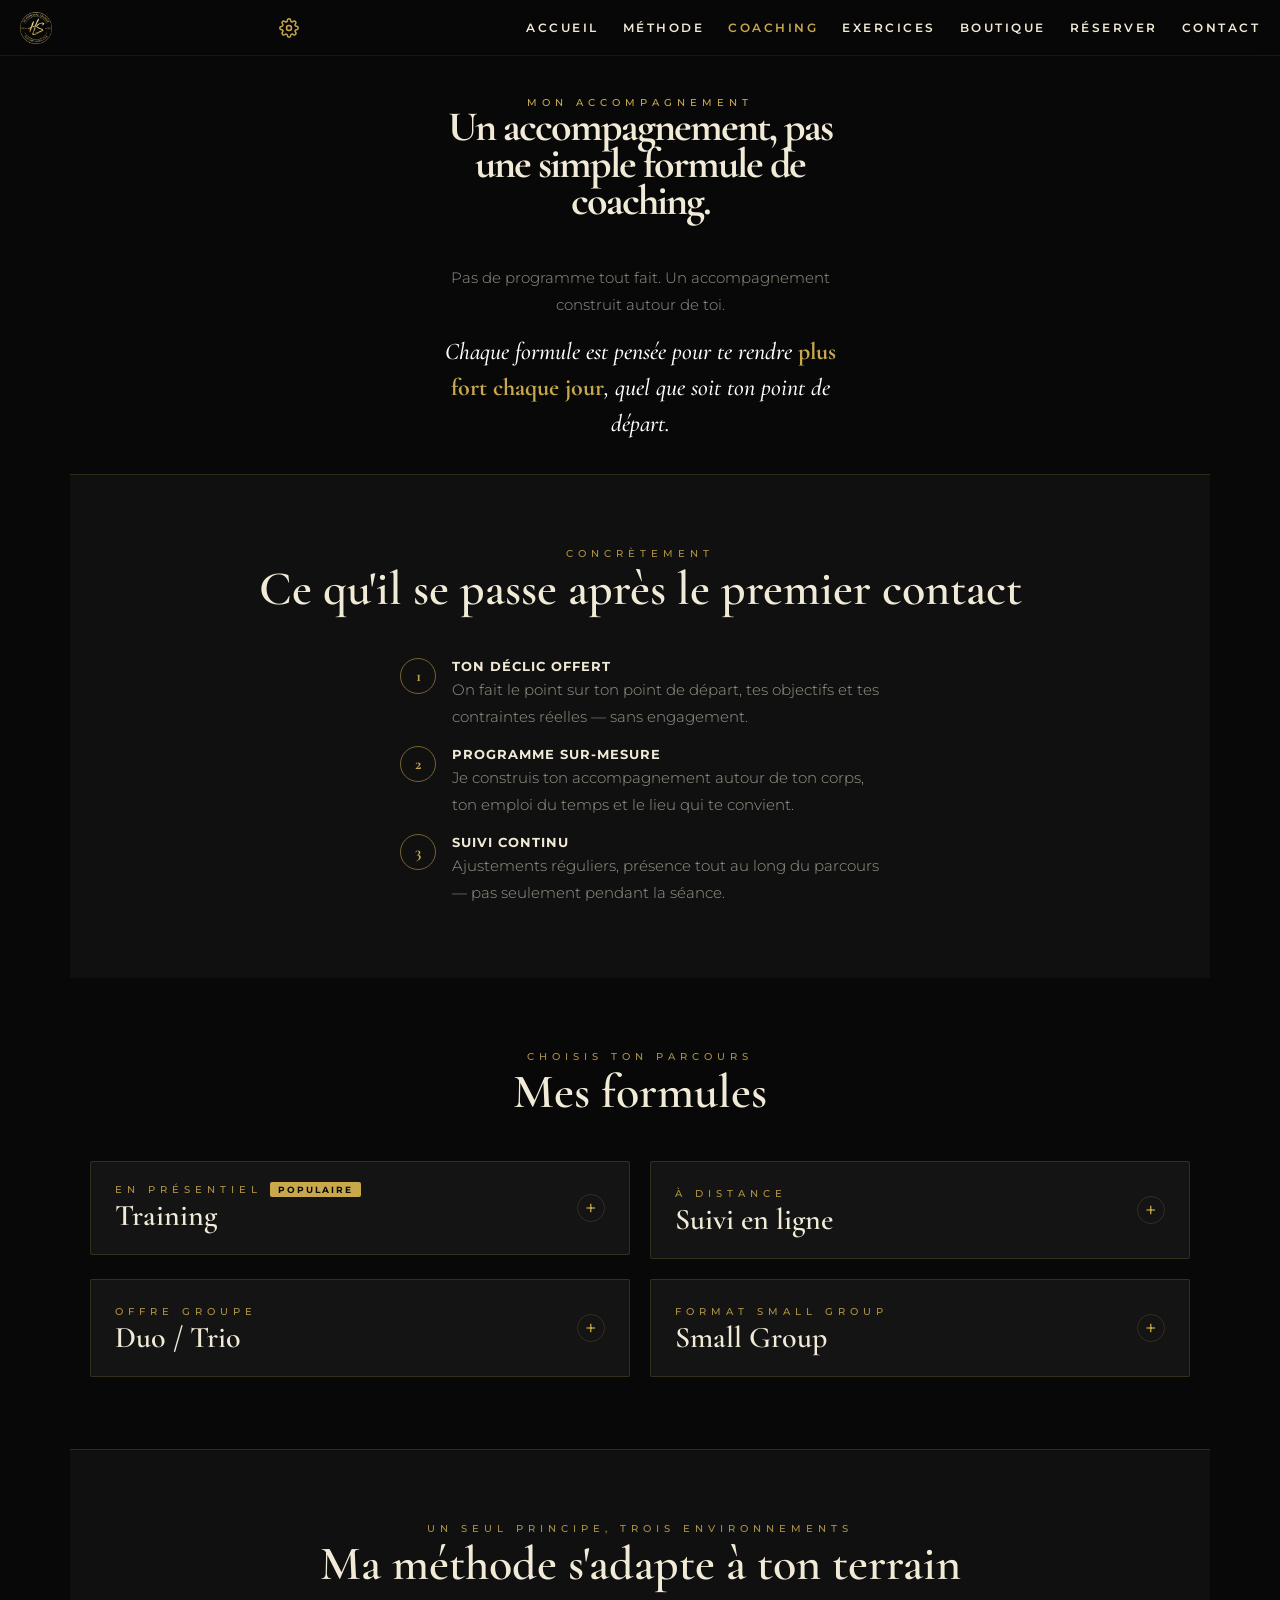
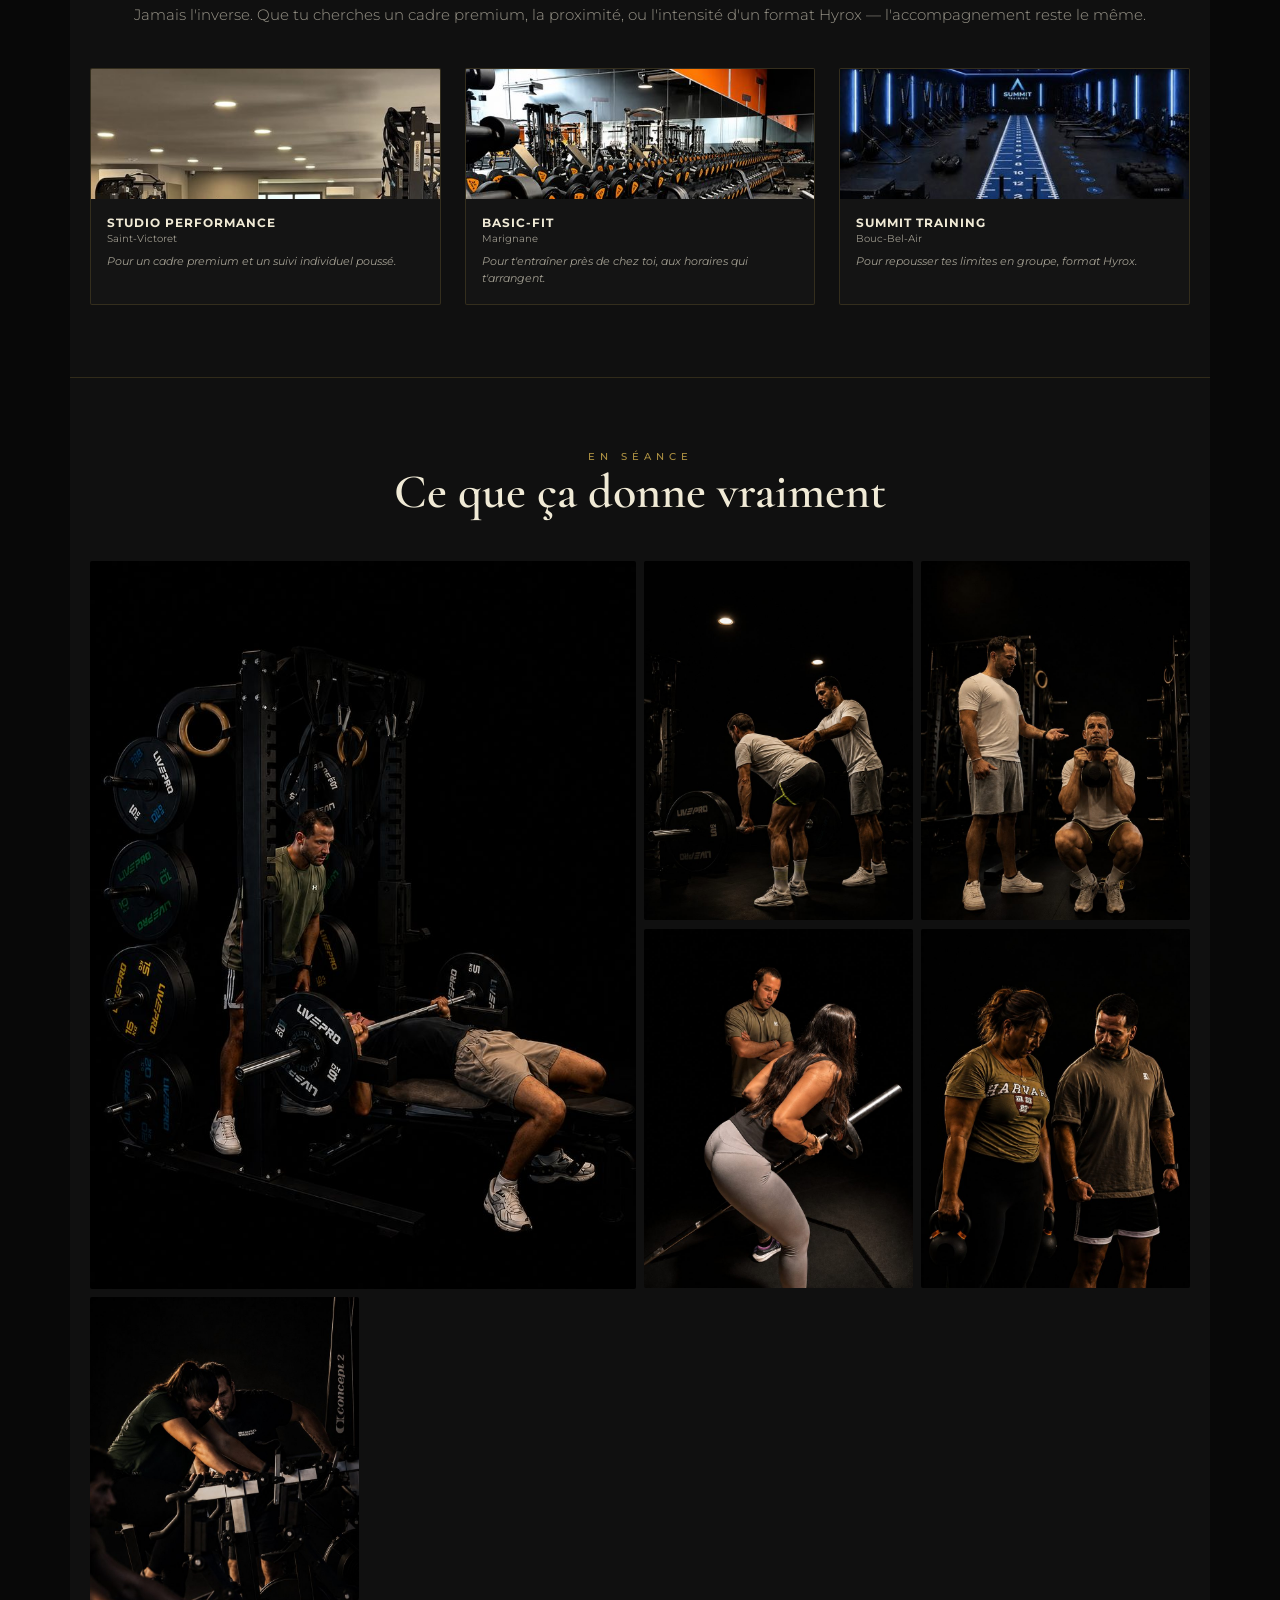
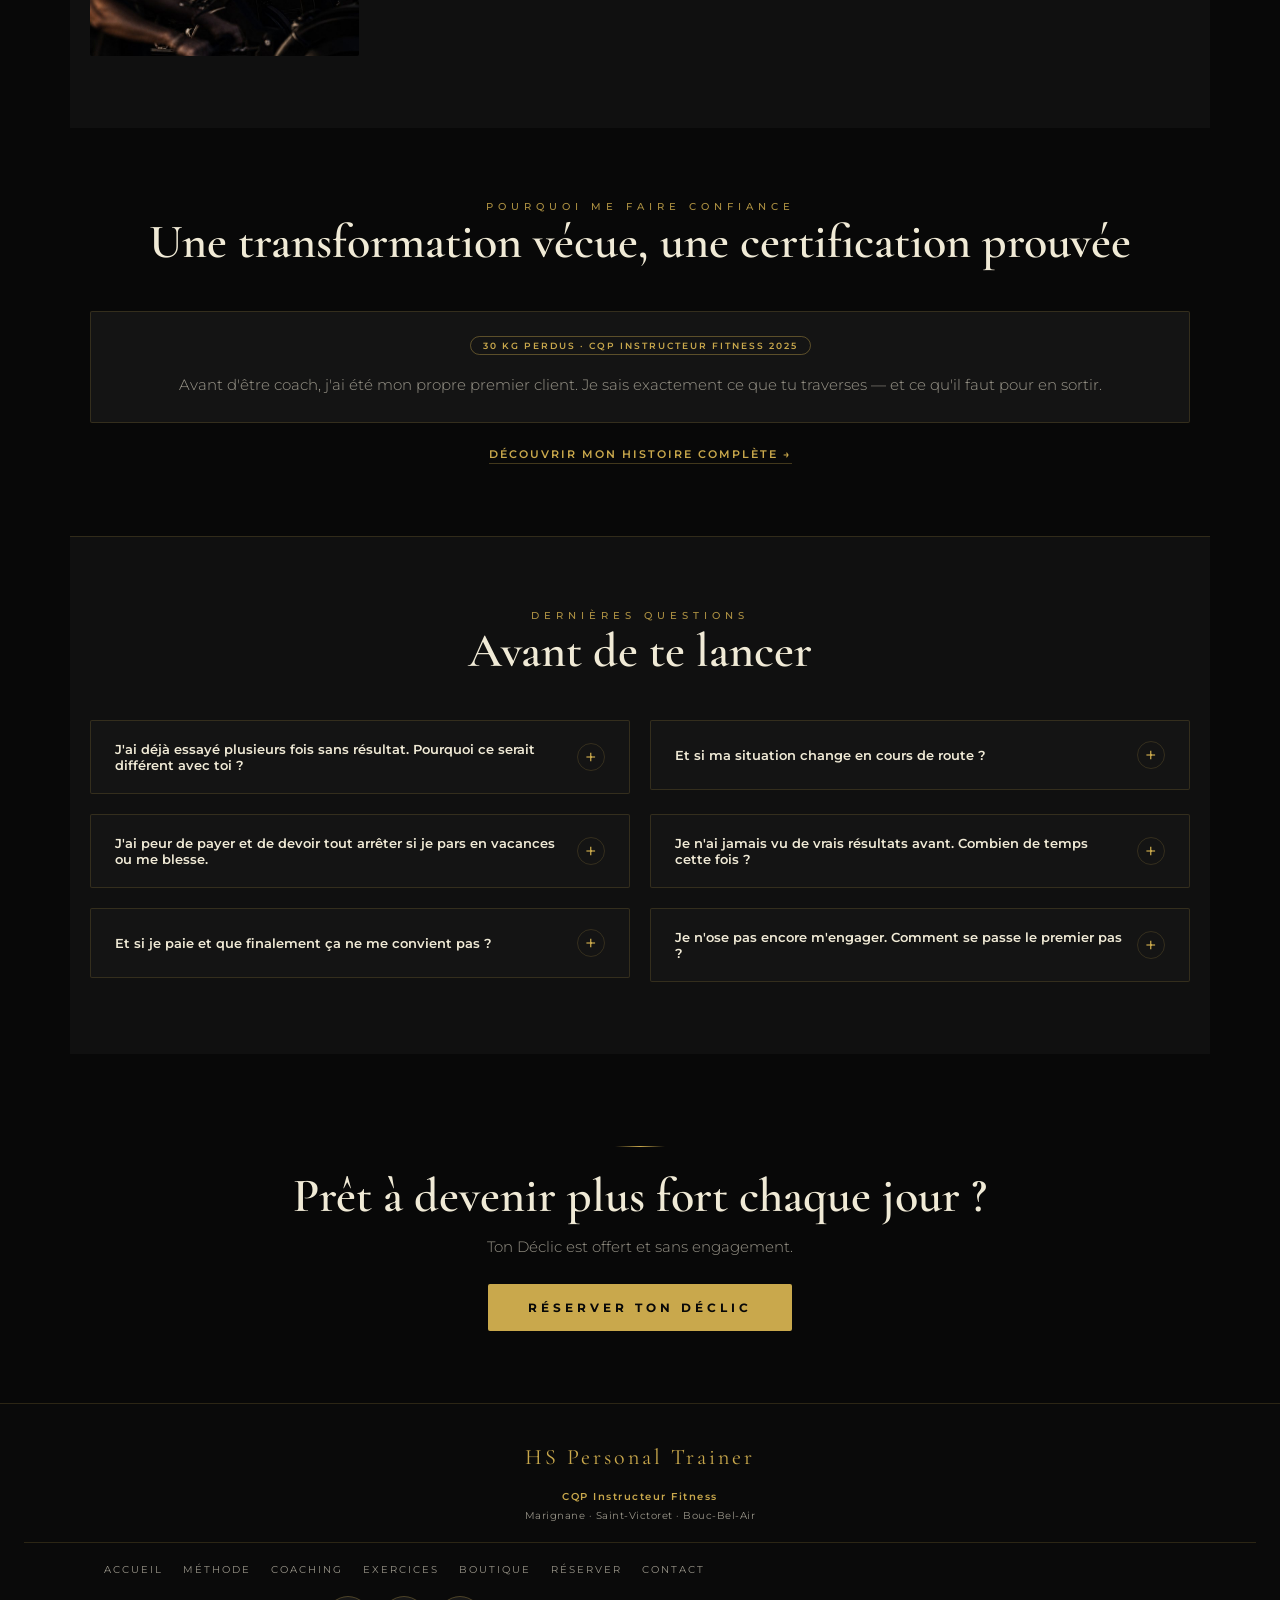
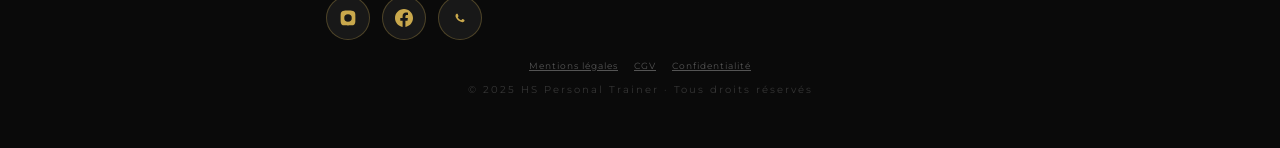
<file: coaching.html>
<!DOCTYPE html>
<html lang="fr">
<head>
<script>(function(){try{var t=localStorage.getItem('hs-theme');if(t==='light')document.documentElement.setAttribute('data-theme','light');var s=localStorage.getItem('hs-fontsize');if(s&&s!=='normal')document.documentElement.setAttribute('data-fontsize',s);}catch(e){}})();</script>
<meta charset="UTF-8">
<meta name="viewport" content="width=device-width, initial-scale=1.0">
<title>Coaching Sportif Marignane, Saint-Victoret, Bouc-Bel-Air — Offres & Tarifs | HS Personal Trainer</title>
<meta name="description" content="Découvrez mes formules de coaching individuel, duo/trio et suivi en ligne. Un accompagnement complet, pas une simple séance. Le Déclic offert et sans engagement.">
<link rel="icon" type="image/png" sizes="32x32" href="images/favicon-32.png">
<link rel="icon" type="image/png" sizes="16x16" href="images/favicon-16.png">
<link rel="apple-touch-icon" sizes="180x180" href="images/favicon-180.png">
<link rel="shortcut icon" href="favicon.ico">
<link rel="stylesheet" href="design-system.css">
<script src="common.js" defer></script>
<style>
  /* Styles propres à la page Coaching uniquement */
  .intro { padding: calc(var(--nav-height) + var(--sp-10)) var(--sp-6) var(--sp-8); max-width: var(--content-width); margin: 0 auto; text-align: center; }
  .intro .h1 { font-size: clamp(30px,7vw,42px); margin-bottom: var(--sp-3); }

  .manifesto { text-align: center; padding: 0 var(--sp-6) var(--sp-8); max-width: var(--content-width); margin: 0 auto; }
  .manifesto-line {
    font-family: var(--font-display); font-style: italic; font-weight: 500;
    font-size: clamp(19px,4.5vw,24px); color: var(--white); line-height: 1.5; margin-top: var(--sp-4);
  }
  .manifesto-line strong { color: var(--gold); font-style: normal; font-weight: 700; }

  /* Déroulé de l'accompagnement */
  .process-steps { display: flex; flex-direction: column; gap: var(--sp-4); max-width: var(--content-width); margin: 0 auto; }
  .process-step { display: flex; gap: var(--sp-4); align-items: flex-start; }
  .process-step__num {
    flex-shrink: 0; width: 36px; height: 36px; border-radius: 50%;
    border: 1px solid var(--border-active); display: flex; align-items: center; justify-content: center;
    font-family: var(--font-display); font-size: 16px; font-weight: 700; color: var(--gold);
  }
  .process-step__title { font-size: 13px; font-weight: 700; letter-spacing: 1px; text-transform: uppercase; color: var(--text); margin-bottom: 2px; }

  /* Offres */
  .offer-eyebrow-row { display: flex; align-items: center; gap: var(--sp-2); }

  /* Bloc terrain / lieux narratif */
  .venue-story-card { display: flex; flex-direction: column; overflow: hidden; }
  .venue-story-card__img { width: 100%; height: 130px; object-fit: cover; }
  .venue-story-card__body { padding: var(--sp-4); }
  .venue-story-card__name { font-size: 12px; font-weight: 700; letter-spacing: 1px; text-transform: uppercase; margin-bottom: 2px; }
  .venue-story-card__loc { font-size: 10px; color: var(--text-dim); margin-bottom: var(--sp-2); }
  .venue-story-card__fit { font-size: 11px; color: var(--text-mute); font-style: italic; line-height: 1.6; }

  .credibility-block { display: flex; flex-direction: column; align-items: center; gap: var(--sp-4); text-align: center; padding: var(--sp-6); }

  .gallery-grid { display: grid; grid-template-columns: 1fr 1fr; gap: 8px; max-width: var(--content-width-lg); margin: 0 auto; }
  @media (min-width: 960px) { .gallery-grid { grid-template-columns: repeat(4, 1fr); } }
  .gallery-grid__item { border-radius: var(--radius-sm); overflow: hidden; aspect-ratio: 3/4; }
  .gallery-grid__item img { width: 100%; height: 100%; object-fit: cover; display: block; transition: transform var(--t-base) var(--ease); }
  .gallery-grid__item:hover img { transform: scale(1.04); }
  .gallery-grid__item:first-child { grid-column: span 2; grid-row: span 2; }
  @media (min-width: 960px) { .gallery-grid__item:first-child { grid-column: span 2; grid-row: span 2; } }
</style>
</head>
<body>

<nav class="navbar">
  <a href="index.html" class="navbar-brand"><img src="images/logo.png" alt="HS Personal Trainer"></a>
  <div class="navbar-actions">
    <button class="settings-toggle" id="settingsToggle" aria-label="Paramètres">
      <svg viewBox="0 0 24 24" fill="none" stroke="currentColor" stroke-width="1.8"><circle cx="12" cy="12" r="3"></circle><path d="M19.4 15a1.65 1.65 0 00.33 1.82l.06.06a2 2 0 11-2.83 2.83l-.06-.06a1.65 1.65 0 00-1.82-.33 1.65 1.65 0 00-1 1.51V21a2 2 0 01-4 0v-.09A1.65 1.65 0 009 19.4a1.65 1.65 0 00-1.82.33l-.06.06a2 2 0 11-2.83-2.83l.06-.06a1.65 1.65 0 00.33-1.82 1.65 1.65 0 00-1.51-1H3a2 2 0 010-4h.09A1.65 1.65 0 004.6 9a1.65 1.65 0 00-.33-1.82l-.06-.06a2 2 0 112.83-2.83l.06.06a1.65 1.65 0 001.82.33H9a1.65 1.65 0 001-1.51V3a2 2 0 014 0v.09a1.65 1.65 0 001 1.51 1.65 1.65 0 001.82-.33l.06-.06a2 2 0 112.83 2.83l-.06.06a1.65 1.65 0 00-.33 1.82V9a1.65 1.65 0 001.51 1H21a2 2 0 010 4h-.09a1.65 1.65 0 00-1.51 1z"></path></svg>
    </button>
    <button class="menu-toggle" id="menuToggle" aria-label="Ouvrir le menu" aria-expanded="false">
      <span></span><span></span><span></span>
    </button>
  </div>
  <ul>
    <li><a href="index.html" data-page="accueil">Accueil</a></li>
    <li><a href="methode.html" data-page="methode">Méthode</a></li>
    <li><a href="coaching.html" data-page="coaching">Coaching</a></li>
    <li><a href="bibliotheque-exercices.html" data-page="exercices">Exercices</a></li>
    <li><a href="boutique.html" data-page="boutique">Boutique</a></li>
    <li><a href="reservation.html" data-page="reservation">Réserver</a></li>
    <li><a href="contact.html" data-page="contact">Contact</a></li>
  </ul>
</nav>
<div class="nav-overlay" id="navOverlay"></div>
<div class="settings-panel" id="settingsPanel">
  <button class="settings-panel__close" id="settingsClose" aria-label="Fermer">✕</button>
  <h3>Paramètres</h3>
  <div class="settings-section">
    <p class="settings-label">Apparence</p>
    <div class="theme-switch">
      <button class="theme-switch__option" data-theme-choice="dark">Sombre</button>
      <button class="theme-switch__option" data-theme-choice="light">Clair</button>
    </div>
  </div>
  <div class="settings-section">
    <p class="settings-label">Taille du texte</p>
    <div class="theme-switch">
      <button class="theme-switch__option" data-fontsize-choice="small">Petit</button>
      <button class="theme-switch__option" data-fontsize-choice="normal">Normal</button>
      <button class="theme-switch__option" data-fontsize-choice="large">Grand</button>
    </div>
  </div>
  <div class="settings-section">
    <p class="settings-label">Informations légales</p>
    <div class="settings-legal">
      <a href="mentions-legales.html">Mentions légales</a>
      <a href="cgv.html">Conditions générales de vente</a>
      <a href="politique-confidentialite.html">Confidentialité</a>
    </div>
  </div>
</div>
<div class="settings-overlay" id="settingsOverlay"></div>

<!-- INTRO / IDENTITÉ -->
<header class="intro">
  <p class="eyebrow reveal">Mon accompagnement</p>
  <h1 class="h1 reveal delay-1">Un accompagnement, pas une simple formule de coaching.</h1>
</header>

<!-- VISION -->
<section class="manifesto reveal">
  <p class="body-text">Pas de programme tout fait. Un accompagnement construit autour de toi.</p>
  <p class="manifesto-line">Chaque formule est pensée pour te rendre <strong>plus fort chaque jour</strong>, quel que soit ton point de départ.</p>
</section>

<!-- DÉROULÉ DE L'ACCOMPAGNEMENT -->
<section class="section on-dark">
  <div class="section-header reveal">
    <p class="eyebrow">Concrètement</p>
    <h2 class="h2">Ce qu'il se passe après le premier contact</h2>
  </div>
  <div class="process-steps">
    <div class="process-step reveal">
      <div class="process-step__num">1</div>
      <div>
        <div class="process-step__title">Ton Déclic offert</div>
        <p class="body-text">On fait le point sur ton point de départ, tes objectifs et tes contraintes réelles — sans engagement.</p>
      </div>
    </div>
    <div class="process-step reveal delay-1">
      <div class="process-step__num">2</div>
      <div>
        <div class="process-step__title">Programme sur-mesure</div>
        <p class="body-text">Je construis ton accompagnement autour de ton corps, ton emploi du temps et le lieu qui te convient.</p>
      </div>
    </div>
    <div class="process-step reveal delay-2">
      <div class="process-step__num">3</div>
      <div>
        <div class="process-step__title">Suivi continu</div>
        <p class="body-text">Ajustements réguliers, présence tout au long du parcours — pas seulement pendant la séance.</p>
      </div>
    </div>
  </div>
</section>

<!-- MES FORMULES -->
<section class="section" id="formules">
  <div class="section-header reveal">
    <p class="eyebrow">Choisis ton parcours</p>
    <h2 class="h2">Mes formules</h2>
  </div>
  <div class="card-list">

    <!-- TRAINING -->
    <div class="card" id="offer-training" data-accordion="offres">
      <div class="card-header" onclick="HS.toggleAccordion('offer-training')">
        <div>
          <div class="offer-eyebrow-row"><span class="eyebrow">En présentiel</span><span class="badge badge--gold">Populaire</span></div>
          <span class="h3">Training</span>
        </div>
        <div class="card-toggle">+</div>
      </div>
      <div class="card-body"><div class="card-inner">
        <div class="fit-for"><strong>Faite pour toi si</strong> tu veux un suivi rapproché, en salle, avec quelqu'un qui corrige ta technique en direct et ajuste chaque séance en temps réel.</div>
        <p class="body-text" style="margin-bottom:14px">Un accompagnement complet entraînement + nutrition, pensé pour progresser vite sans te blesser.</p>
        <div class="price-row">
          <div><div class="price-row__name">Clean</div><div class="price-row__duration">3 mois · 12 semaines</div></div>
          <div><div class="price-row__amount">280€</div><div class="price-row__period">/ 4 semaines</div></div>
        </div>
        <div class="price-row">
          <div><div class="price-row__name">Healthy <span class="badge badge--gold">-15%</span></div><div class="price-row__duration">6 mois · 24 semaines</div></div>
          <div><div class="price-row__amount">240€</div><div class="price-row__period">/ 4 semaines</div></div>
        </div>
        <div class="price-row price-row--highlight">
          <div><div class="price-row__name">Perfect <span class="badge badge--gold">-30%</span></div><div class="price-row__duration">12 mois · 52 semaines</div></div>
          <div><div class="price-row__amount">200€</div><div class="price-row__period">/ 4 semaines</div></div>
        </div>
        <div style="margin:14px 0">
          <div class="feature-item feature-item--included"><div class="feature-item__dot"></div>Application mobile de suivi</div>
          <div class="feature-item feature-item--included"><div class="feature-item__dot"></div>Suivi d'entraînement en direct</div>
          <div class="feature-item feature-item--included"><div class="feature-item__dot"></div>Suivi diététique personnalisé</div>
          <div class="feature-item feature-item--excluded"><div class="feature-item__dot"></div>Résultats durables garantis (Perfect uniquement)</div>
        </div>
        <a href="contact.html" class="btn-primary">Réserver ton Déclic</a>
      </div></div>
    </div>

    <!-- SUIVI EN LIGNE -->
    <div class="card" id="offer-online" data-accordion="offres">
      <div class="card-header" onclick="HS.toggleAccordion('offer-online')">
        <div><span class="eyebrow">À distance</span><span class="h3" style="display:block">Suivi en ligne</span></div>
        <div class="card-toggle">+</div>
      </div>
      <div class="card-body"><div class="card-inner">
        <div class="fit-for"><strong>Faite pour toi si</strong> tu voyages, tu as un emploi du temps changeant, ou tu préfères t'entraîner où tu veux tout en gardant un vrai accompagnement.</div>
        <p class="body-text" style="margin-bottom:14px">Le même sérieux de suivi que le présentiel, sans contrainte de lieu ni d'horaire.</p>
        <div class="price-row">
          <div><div class="price-row__name">Pack 3 mois</div><div class="price-row__duration">Suivi de base</div></div>
          <div><div class="price-row__amount">150€</div><div class="price-row__period">/ mois</div></div>
        </div>
        <div class="price-row">
          <div><div class="price-row__name">Pack 6 mois</div><div class="price-row__duration">Avec on-demand</div></div>
          <div><div class="price-row__amount">120€</div><div class="price-row__period">/ mois</div></div>
        </div>
        <div class="price-row price-row--highlight">
          <div><div class="price-row__name">Pack 12 mois <span class="badge badge--gold">★</span></div><div class="price-row__duration">On-demand + conseil 7j/7</div></div>
          <div><div class="price-row__amount">90€</div><div class="price-row__period">/ mois</div></div>
        </div>
        <div style="margin:14px 0">
          <div class="feature-item feature-item--included"><div class="feature-item__dot"></div>Application mobile de suivi</div>
          <div class="feature-item feature-item--included"><div class="feature-item__dot"></div>Suivi d'entraînement et diététique</div>
          <div class="feature-item feature-item--included"><div class="feature-item__dot"></div>On-demand (packs 6 et 12 mois)</div>
          <div class="feature-item feature-item--included"><div class="feature-item__dot"></div>Conseil 7j/7 (pack 12 mois)</div>
        </div>
        <a href="contact.html" class="btn-primary">Réserver ton Déclic</a>
      </div></div>
    </div>

    <!-- DUO/TRIO -->
    <div class="card" id="offer-duo" data-accordion="offres">
      <div class="card-header" onclick="HS.toggleAccordion('offer-duo')">
        <div><span class="eyebrow">Offre groupe</span><span class="h3" style="display:block">Duo / Trio</span></div>
        <div class="card-toggle">+</div>
      </div>
      <div class="card-body"><div class="card-inner">
        <div class="fit-for"><strong>Faite pour toi si</strong> tu veux t'entraîner avec un proche — le même encadrement individuel, mais l'effort et le tarif se partagent.</div>
        <p class="body-text" style="margin-bottom:14px">Même exigence qu'en solo, avec la motivation en plus d'être accompagné à plusieurs.</p>
        <div class="price-row">
          <div><div class="price-row__name">Clean</div><div class="price-row__duration">3 mois · 12 semaines</div></div>
          <div><div class="price-row__amount">360€</div><div class="price-row__period">/ 4 semaines</div></div>
        </div>
        <div class="price-row">
          <div><div class="price-row__name">Healthy <span class="badge badge--gold">-10%</span></div><div class="price-row__duration">6 mois · 24 semaines</div></div>
          <div><div class="price-row__amount">320€</div><div class="price-row__period">/ 4 semaines</div></div>
        </div>
        <div class="price-row price-row--highlight">
          <div><div class="price-row__name">Perfect <span class="badge badge--gold">-20%</span></div><div class="price-row__duration">12 mois · 52 semaines</div></div>
          <div><div class="price-row__amount">280€</div><div class="price-row__period">/ 4 semaines</div></div>
        </div>
        <div style="margin:14px 0">
          <div class="feature-item feature-item--included"><div class="feature-item__dot"></div>Application mobile de suivi</div>
          <div class="feature-item feature-item--included"><div class="feature-item__dot"></div>Suivi d'entraînement en direct</div>
          <div class="feature-item feature-item--included"><div class="feature-item__dot"></div>Suivi diététique personnalisé</div>
        </div>
        <a href="contact.html" class="btn-primary">Réserver ton Déclic</a>
      </div></div>
    </div>

    <!-- SMALL GROUP -->
    <div class="card" id="offer-smallgroup" data-accordion="offres">
      <div class="card-header" onclick="HS.toggleAccordion('offer-smallgroup')">
        <div><span class="eyebrow">Format small group</span><span class="h3" style="display:block">Small Group</span></div>
        <div class="card-toggle">+</div>
      </div>
      <div class="card-body"><div class="card-inner">
        <div class="fit-for"><strong>Faite pour toi si</strong> tu aimes l'énergie du groupe sans perdre en encadrement — entre 6 et 10 personnes selon la salle, même tarif et même exigence partout.</div>
        <p class="body-text" style="margin-bottom:14px">Des séances de cross-training en petit groupe, encadrées comme en individuel.</p>
        <div class="price-row">
          <div><div class="price-row__name">Séance small group</div><div class="price-row__duration">6 à 10 personnes selon la salle</div></div>
          <div><div class="price-row__amount">20€</div><div class="price-row__period">/ personne</div></div>
        </div>
        <a href="contact.html" class="btn-primary">Réserver ton Déclic</a>
      </div></div>
    </div>

  </div>
</section>

<!-- TERRAIN / LIEUX (narratif) -->
<section class="section on-dark">
  <div class="section-header reveal">
    <p class="eyebrow">Un seul principe, trois environnements</p>
    <h2 class="h2">Ma méthode s'adapte à ton terrain</h2>
    <p class="body-text" style="margin-top:8px">Jamais l'inverse. Que tu cherches un cadre premium, la proximité, ou l'intensité d'un format Hyrox — l'accompagnement reste le même.</p>
  </div>
  <div class="grid-3">
    <div class="card venue-story-card reveal" id="studio-performance">
      <img class="venue-story-card__img" src="images/venue-studioperformance.jpg" alt="Salle Studio Performance Saint-Victoret">
      <div class="venue-story-card__body">
        <div class="venue-story-card__name">Studio Performance</div>
        <div class="venue-story-card__loc">Saint-Victoret</div>
        <p class="venue-story-card__fit">Pour un cadre premium et un suivi individuel poussé.</p>
      </div>
    </div>
    <div class="card venue-story-card reveal delay-1" id="basic-fit">
      <img class="venue-story-card__img" src="images/venue-basicfit.jpg" alt="Salle Basic-Fit Marignane">
      <div class="venue-story-card__body">
        <div class="venue-story-card__name">Basic-Fit</div>
        <div class="venue-story-card__loc">Marignane</div>
        <p class="venue-story-card__fit">Pour t'entraîner près de chez toi, aux horaires qui t'arrangent.</p>
      </div>
    </div>
    <div class="card venue-story-card reveal delay-2" id="summit-training">
      <img class="venue-story-card__img" src="images/venue-summittraining.jpg" alt="Salle Summit Training Bouc-Bel-Air">
      <div class="venue-story-card__body">
        <div class="venue-story-card__name">Summit Training</div>
        <div class="venue-story-card__loc">Bouc-Bel-Air</div>
        <p class="venue-story-card__fit">Pour repousser tes limites en groupe, format Hyrox.</p>
      </div>
    </div>
  </div>
</section>

<!-- GALERIE — SÉANCES RÉELLES -->
<section class="section on-dark">
  <div class="section-header reveal">
    <p class="eyebrow">En séance</p>
    <h2 class="h2">Ce que ça donne vraiment</h2>
  </div>
  <div class="gallery-grid reveal">
    <div class="gallery-grid__item"><img src="images/coaching-01-bench-spot.jpg" alt="Hélio Santonocito assurant un client au développé couché"></div>
    <div class="gallery-grid__item"><img src="images/coaching-04-deadlift-correction.jpg" alt="Correction de la posture d'un client au soulevé de terre"></div>
    <div class="gallery-grid__item"><img src="images/coaching-05-kettlebell-squat.jpg" alt="Accompagnement d'un client sur un squat kettlebell"></div>
    <div class="gallery-grid__item"><img src="images/coaching-02-hip-thrust.jpg" alt="Supervision d'une cliente sur un exercice de hip thrust"></div>
    <div class="gallery-grid__item"><img src="images/coaching-07-kettlebell-walk.jpg" alt="Accompagnement d'une cliente avec kettlebells"></div>
    <div class="gallery-grid__item"><img src="images/coaching-06-rower.jpg" alt="Coaching en petit groupe sur rameur, format small group"></div>
  </div>
</section>

<!-- RÉASSURANCE -->
<section class="section">
  <div class="section-header reveal">
    <p class="eyebrow">Pourquoi me faire confiance</p>
    <h2 class="h2">Une transformation vécue, une certification prouvée</h2>
  </div>
  <div class="card credibility-block reveal">
    <span class="badge badge--outline">30 kg perdus · CQP Instructeur Fitness 2025</span>
    <p class="body-text">Avant d'être coach, j'ai été mon propre premier client. Je sais exactement ce que tu traverses — et ce qu'il faut pour en sortir.</p>
  </div>
  <div class="text-center reveal delay-1" style="margin-top:20px">
    <a href="methode.html" class="btn-text">Découvrir mon histoire complète →</a>
  </div>
</section>

<!-- FAQ -->
<section class="section on-dark" id="faq">
  <div class="section-header reveal">
    <p class="eyebrow">Dernières questions</p>
    <h2 class="h2">Avant de te lancer</h2>
  </div>
  <div class="card-list">

    <div class="card reveal" id="faq-1" data-accordion="faq">
      <div class="card-header" onclick="HS.toggleAccordion('faq-1')">
        <span style="font-size:13px;font-weight:600">J'ai déjà essayé plusieurs fois sans résultat. Pourquoi ce serait différent avec toi ?</span>
        <div class="card-toggle">+</div>
      </div>
      <div class="card-body"><div class="card-inner">
        <p class="body-text" style="margin:14px 0">C'est justement le rôle du Déclic : on identifie ensemble ce qui a bloqué avant, et je t'oriente vers la formule adaptée à ta vraie situation — pas la plus chère.</p>
      </div></div>
    </div>

    <div class="card reveal delay-1" id="faq-2" data-accordion="faq">
      <div class="card-header" onclick="HS.toggleAccordion('faq-2')">
        <span style="font-size:13px;font-weight:600">Et si ma situation change en cours de route ?</span>
        <div class="card-toggle">+</div>
      </div>
      <div class="card-body"><div class="card-inner">
        <p class="body-text" style="margin:14px 0">Tu peux changer de formule. Ta situation évolue, ton accompagnement s'ajuste avec toi.</p>
      </div></div>
    </div>

    <div class="card reveal delay-2" id="faq-3" data-accordion="faq">
      <div class="card-header" onclick="HS.toggleAccordion('faq-3')">
        <span style="font-size:13px;font-weight:600">J'ai peur de payer et de devoir tout arrêter si je pars en vacances ou me blesse.</span>
        <div class="card-toggle">+</div>
      </div>
      <div class="card-body"><div class="card-inner">
        <p class="body-text" style="margin:14px 0">On adapte ensemble — suspension temporaire ou ajustement du programme selon la situation. Rien n'est figé.</p>
      </div></div>
    </div>

    <div class="card reveal delay-3" id="faq-4" data-accordion="faq">
      <div class="card-header" onclick="HS.toggleAccordion('faq-4')">
        <span style="font-size:13px;font-weight:600">Je n'ai jamais vu de vrais résultats avant. Combien de temps cette fois ?</span>
        <div class="card-toggle">+</div>
      </div>
      <div class="card-body"><div class="card-inner">
        <p class="body-text" style="margin:14px 0">Les premiers changements se sentent en 3 à 4 semaines. Les résultats visibles arrivent généralement entre 6 et 12 semaines selon ton implication.</p>
      </div></div>
    </div>

    <div class="card reveal delay-4" id="faq-5" data-accordion="faq">
      <div class="card-header" onclick="HS.toggleAccordion('faq-5')">
        <span style="font-size:13px;font-weight:600">Et si je paie et que finalement ça ne me convient pas ?</span>
        <div class="card-toggle">+</div>
      </div>
      <div class="card-body"><div class="card-inner">
        <p class="body-text" style="margin:14px 0">Le Déclic est offert et sans engagement. Au-delà, chaque formule précise sa durée — aucune surprise cachée.</p>
      </div></div>
    </div>

    <div class="card reveal delay-5" id="faq-6" data-accordion="faq">
      <div class="card-header" onclick="HS.toggleAccordion('faq-6')">
        <span style="font-size:13px;font-weight:600">Je n'ose pas encore m'engager. Comment se passe le premier pas ?</span>
        <div class="card-toggle">+</div>
      </div>
      <div class="card-body"><div class="card-inner">
        <p class="body-text" style="margin:14px 0">Un échange gratuit et sans engagement pour comprendre tes objectifs et voir si on est sur la même longueur d'onde. Rien d'autre n'est demandé.</p>
      </div></div>
    </div>

  </div>
</section>

<!-- CTA FINAL -->
<section class="section text-center reveal">
  <div class="divider"></div>
  <h2 class="h2" style="margin-bottom:8px">Prêt à devenir plus fort chaque jour ?</h2>
  <p class="body-text" style="margin-bottom:24px">Ton Déclic est offert et sans engagement.</p>
  <a href="contact.html" class="btn-primary" style="max-width:320px;margin:0 auto">Réserver ton Déclic</a>
</section>

<footer class="footer">
  <div class="footer-logo">HS Personal Trainer</div>
  <div class="footer-trust">
    <span class="footer-trust__badge">CQP Instructeur Fitness</span>
    <span class="footer-trust__zone">Marignane · Saint-Victoret · Bouc-Bel-Air</span>
  </div>
  <nav class="footer-nav" aria-label="Navigation pied de page">
    <a href="index.html">Accueil</a>
    <a href="methode.html">Méthode</a>
    <a href="coaching.html">Coaching</a>
    <a href="bibliotheque-exercices.html">Exercices</a>
    <a href="boutique.html">Boutique</a>
    <a href="reservation.html">Réserver</a>
    <a href="contact.html">Contact</a>
  </nav>
  <div class="footer-social">
    <a class="btn-icon" href="https://www.instagram.com/helioosanto?igsh=MW5tNTdtajlxYWZvYg%3D%3D&utm_source=qr" target="_blank" rel="noopener" aria-label="Instagram"><svg viewBox="0 0 24 24" width="18" height="18"><path fill="#C9A84C" d="M12 2.163c3.204 0 3.584.012 4.85.07 3.252.148 4.771 1.691 4.919 4.919.058 1.265.069 1.645.069 4.849 0 3.205-.012 3.584-.069 4.849-.149 3.225-1.664 4.771-4.919 4.919-1.266.058-1.644.07-4.85.07-3.204 0-3.584-.012-4.849-.07-3.26-.149-4.771-1.699-4.919-4.92-.058-1.265-.07-1.644-.07-4.849 0-3.204.013-3.583.07-4.849.149-3.227 1.664-4.771 4.919-4.919 1.266-.057 1.645-.069 4.849-.069zM12 7.001a4.999 4.999 0 100 9.998 4.999 4.999 0 000-9.998z"/></svg></a>
    <a class="btn-icon" href="https://www.facebook.com/share/1AyCTRtEKN" target="_blank" rel="noopener" aria-label="Facebook"><svg viewBox="0 0 24 24" width="18" height="18"><path fill="#C9A84C" d="M24 12.073c0-6.627-5.373-12-12-12s-12 5.373-12 12c0 5.99 4.388 10.954 10.125 11.854v-8.385H7.078v-3.47h3.047V9.43c0-3.007 1.792-4.669 4.533-4.669 1.312 0 2.686.235 2.686.235v2.953H15.83c-1.491 0-1.956.925-1.956 1.874v2.25h3.328l-.532 3.47h-2.796v8.385C19.612 23.027 24 18.062 24 12.073z"/></svg></a>
    <a class="btn-icon" href="https://wa.me/33614696264" target="_blank" rel="noopener" aria-label="WhatsApp"><svg viewBox="0 0 24 24" width="18" height="18"><path fill="#C9A84C" d="M17.472 14.382c-.297-.149-1.758-.867-2.03-.967-.273-.099-.471-.148-.67.15-.197.297-.767.966-.94 1.164-.173.199-.347.223-.644.075-.297-.15-1.255-.463-2.39-1.475-.883-.788-1.48-1.761-1.653-2.059-.173-.297-.018-.458.13-.606a11 11 0 00.446-.52c.149-.174.198-.298.298-.497.099-.198.05-.371-.025-.52-.075-.149-.669-1.612-.916-2.207-.242-.579-.487-.5-.669-.51a5 5 0 00-.57-.01c-.198 0-.52.074-.792.372-.272.297-1.04 1.016-1.04 2.479 0 1.462 1.065 2.875 1.213 3.074.149.198 2.096 3.2 5.077 4.487.709.306 1.262.489 1.694.625.712.227 1.36.195 1.871.118.571-.085 1.758-.719 2.006-1.413.248-.694.248-1.289.173-1.413-.074-.124-.272-.198-.57-.347z"/></svg></a>
  </div>
  <div class="footer-legal">
    <a href="mentions-legales.html">Mentions légales</a>
    <a href="cgv.html">CGV</a>
    <a href="politique-confidentialite.html">Confidentialité</a>
  </div>
  <div class="footer-copy">© 2025 HS Personal Trainer · Tous droits réservés</div>
</footer>

<script>
  document.addEventListener('DOMContentLoaded', function () {
    HS.setActiveNavPage('coaching');
  });
</script>

</body>
</html>
</file>
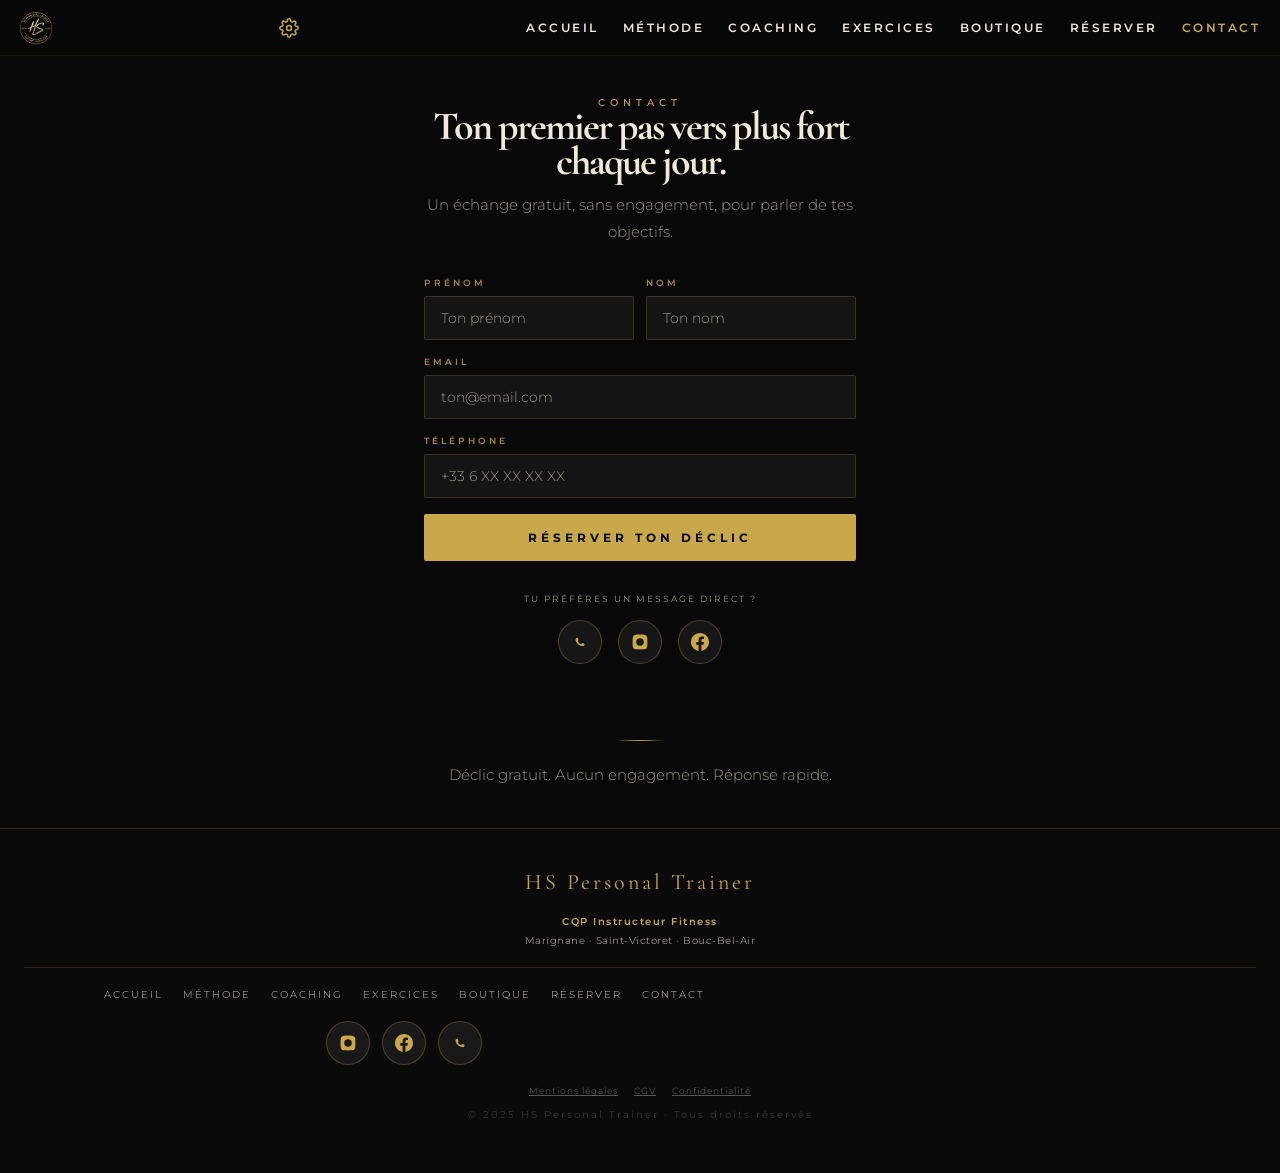
<file: contact.html>
<!DOCTYPE html>
<html lang="fr">
<head>
<script>(function(){try{var t=localStorage.getItem('hs-theme');if(t==='light')document.documentElement.setAttribute('data-theme','light');var s=localStorage.getItem('hs-fontsize');if(s&&s!=='normal')document.documentElement.setAttribute('data-fontsize',s);}catch(e){}})();</script>
<meta charset="UTF-8">
<meta name="viewport" content="width=device-width, initial-scale=1.0">
<title>Contact — Réserve ton Déclic | HS Personal Trainer</title>
<meta name="description" content="Réserve ton Déclic, offert et sans engagement avec Hélio Santonocito, coach sportif certifié à Marignane. Réponse rapide par formulaire, WhatsApp ou Instagram.">
<link rel="icon" type="image/png" sizes="32x32" href="images/favicon-32.png">
<link rel="icon" type="image/png" sizes="16x16" href="images/favicon-16.png">
<link rel="apple-touch-icon" sizes="180x180" href="images/favicon-180.png">
<link rel="shortcut icon" href="favicon.ico">
<link rel="stylesheet" href="design-system.css">
<script src="common.js" defer></script>
<style>
  .contact-intro { padding: calc(var(--nav-height) + var(--sp-10)) var(--sp-6) var(--sp-8); max-width: var(--content-width); margin: 0 auto; text-align: center; }
  .contact-intro .h1 { font-size: clamp(28px,7vw,40px); margin-bottom: var(--sp-3); }

  .contact-form-wrap { max-width: var(--content-width); margin: 0 auto; padding: 0 var(--sp-6); }
  .contact-form { display: flex; flex-direction: column; gap: var(--sp-4); }

  .other-channels { text-align: center; padding: var(--sp-8) var(--sp-6); max-width: var(--content-width); margin: 0 auto; }
  .other-channels__row { display: flex; justify-content: center; gap: var(--sp-4); margin-top: var(--sp-4); }
  .other-channels__label { font-size: 9px; letter-spacing: 2px; text-transform: uppercase; color: var(--text-dim); }

  .mini-reassurance { text-align: center; padding: var(--sp-6) var(--sp-6) var(--sp-10); max-width: var(--content-width); margin: 0 auto; }
</style>
</head>
<body>

<nav class="navbar">
  <a href="index.html" class="navbar-brand"><img src="images/logo.png" alt="HS Personal Trainer"></a>
  <div class="navbar-actions">
    <button class="settings-toggle" id="settingsToggle" aria-label="Paramètres">
      <svg viewBox="0 0 24 24" fill="none" stroke="currentColor" stroke-width="1.8"><circle cx="12" cy="12" r="3"></circle><path d="M19.4 15a1.65 1.65 0 00.33 1.82l.06.06a2 2 0 11-2.83 2.83l-.06-.06a1.65 1.65 0 00-1.82-.33 1.65 1.65 0 00-1 1.51V21a2 2 0 01-4 0v-.09A1.65 1.65 0 009 19.4a1.65 1.65 0 00-1.82.33l-.06.06a2 2 0 11-2.83-2.83l.06-.06a1.65 1.65 0 00.33-1.82 1.65 1.65 0 00-1.51-1H3a2 2 0 010-4h.09A1.65 1.65 0 004.6 9a1.65 1.65 0 00-.33-1.82l-.06-.06a2 2 0 112.83-2.83l.06.06a1.65 1.65 0 001.82.33H9a1.65 1.65 0 001-1.51V3a2 2 0 014 0v.09a1.65 1.65 0 001 1.51 1.65 1.65 0 001.82-.33l.06-.06a2 2 0 112.83 2.83l-.06.06a1.65 1.65 0 00-.33 1.82V9a1.65 1.65 0 001.51 1H21a2 2 0 010 4h-.09a1.65 1.65 0 00-1.51 1z"></path></svg>
    </button>
    <button class="menu-toggle" id="menuToggle" aria-label="Ouvrir le menu" aria-expanded="false">
      <span></span><span></span><span></span>
    </button>
  </div>
  <ul>
    <li><a href="index.html" data-page="accueil">Accueil</a></li>
    <li><a href="methode.html" data-page="methode">Méthode</a></li>
    <li><a href="coaching.html" data-page="coaching">Coaching</a></li>
    <li><a href="bibliotheque-exercices.html" data-page="exercices">Exercices</a></li>
    <li><a href="boutique.html" data-page="boutique">Boutique</a></li>
    <li><a href="reservation.html" data-page="reservation">Réserver</a></li>
    <li><a href="contact.html" data-page="contact">Contact</a></li>
  </ul>
</nav>
<div class="nav-overlay" id="navOverlay"></div>
<div class="settings-panel" id="settingsPanel">
  <button class="settings-panel__close" id="settingsClose" aria-label="Fermer">✕</button>
  <h3>Paramètres</h3>
  <div class="settings-section">
    <p class="settings-label">Apparence</p>
    <div class="theme-switch">
      <button class="theme-switch__option" data-theme-choice="dark">Sombre</button>
      <button class="theme-switch__option" data-theme-choice="light">Clair</button>
    </div>
  </div>
  <div class="settings-section">
    <p class="settings-label">Taille du texte</p>
    <div class="theme-switch">
      <button class="theme-switch__option" data-fontsize-choice="small">Petit</button>
      <button class="theme-switch__option" data-fontsize-choice="normal">Normal</button>
      <button class="theme-switch__option" data-fontsize-choice="large">Grand</button>
    </div>
  </div>
  <div class="settings-section">
    <p class="settings-label">Informations légales</p>
    <div class="settings-legal">
      <a href="mentions-legales.html">Mentions légales</a>
      <a href="cgv.html">Conditions générales de vente</a>
      <a href="politique-confidentialite.html">Confidentialité</a>
    </div>
  </div>
</div>
<div class="settings-overlay" id="settingsOverlay"></div>

<header class="contact-intro">
  <p class="eyebrow reveal">Contact</p>
  <h1 class="h1 reveal delay-1">Ton premier pas vers plus fort chaque jour.</h1>
  <p class="body-text reveal delay-2">Un échange gratuit, sans engagement, pour parler de tes objectifs.</p>
</header>

<!-- FORMULAIRE — soumission native vers Formspree, aucun JavaScript requis pour fonctionner -->
<section class="contact-form-wrap reveal">
  <form class="contact-form" id="contactForm">
    <div class="form-row">
      <div class="input-wrap">
        <label class="input-label" for="prenom">Prénom</label>
        <input class="input-field" type="text" id="prenom" name="prenom" autocomplete="given-name" placeholder="Ton prénom" required>
      </div>
      <div class="input-wrap">
        <label class="input-label" for="nom">Nom</label>
        <input class="input-field" type="text" id="nom" name="nom" autocomplete="family-name" placeholder="Ton nom" required>
      </div>
    </div>
    <div class="input-wrap">
      <label class="input-label" for="email">Email</label>
      <input class="input-field" type="email" id="email" name="email" autocomplete="email" placeholder="ton@email.com" required>
    </div>
    <div class="input-wrap">
      <label class="input-label" for="tel">Téléphone</label>
      <input class="input-field" type="tel" id="tel" name="telephone" autocomplete="tel" placeholder="+33 6 XX XX XX XX" required>
    </div>

    <button type="submit" class="btn-primary" id="submitBtn">Réserver ton Déclic</button>
  </form>
</section>

<!-- AUTRES CANAUX -->
<section class="other-channels reveal">
  <p class="other-channels__label">Tu préfères un message direct ?</p>
  <div class="other-channels__row">
    <a class="btn-icon" href="https://wa.me/33614696264" target="_blank" rel="noopener" aria-label="Contacter Hélio sur WhatsApp">
      <svg viewBox="0 0 24 24" width="18" height="18"><path fill="#C9A84C" d="M17.472 14.382c-.297-.149-1.758-.867-2.03-.967-.273-.099-.471-.148-.67.15-.197.297-.767.966-.94 1.164-.173.199-.347.223-.644.075-.297-.15-1.255-.463-2.39-1.475-.883-.788-1.48-1.761-1.653-2.059-.173-.297-.018-.458.13-.606a11 11 0 00.446-.52c.149-.174.198-.298.298-.497.099-.198.05-.371-.025-.52-.075-.149-.669-1.612-.916-2.207-.242-.579-.487-.5-.669-.51a5 5 0 00-.57-.01c-.198 0-.52.074-.792.372-.272.297-1.04 1.016-1.04 2.479 0 1.462 1.065 2.875 1.213 3.074.149.198 2.096 3.2 5.077 4.487.709.306 1.262.489 1.694.625.712.227 1.36.195 1.871.118.571-.085 1.758-.719 2.006-1.413.248-.694.248-1.289.173-1.413-.074-.124-.272-.198-.57-.347z"/></svg>
    </a>
    <a class="btn-icon" href="https://www.instagram.com/helioosanto?igsh=MW5tNTdtajlxYWZvYg%3D%3D&utm_source=qr" target="_blank" rel="noopener" aria-label="Instagram HS Personal Trainer">
      <svg viewBox="0 0 24 24" width="18" height="18"><path fill="#C9A84C" d="M12 2.163c3.204 0 3.584.012 4.85.07 3.252.148 4.771 1.691 4.919 4.919.058 1.265.069 1.645.069 4.849 0 3.205-.012 3.584-.069 4.849-.149 3.225-1.664 4.771-4.919 4.919-1.266.058-1.644.07-4.85.07-3.204 0-3.584-.012-4.849-.07-3.26-.149-4.771-1.699-4.919-4.92-.058-1.265-.07-1.644-.07-4.849 0-3.204.013-3.583.07-4.849.149-3.227 1.664-4.771 4.919-4.919 1.266-.057 1.645-.069 4.849-.069zM12 7.001a4.999 4.999 0 100 9.998 4.999 4.999 0 000-9.998z"/></svg>
    </a>
    <a class="btn-icon" href="https://www.facebook.com/share/1AyCTRtEKN" target="_blank" rel="noopener" aria-label="Facebook HS Personal Trainer">
      <svg viewBox="0 0 24 24" width="18" height="18"><path fill="#C9A84C" d="M24 12.073c0-6.627-5.373-12-12-12s-12 5.373-12 12c0 5.99 4.388 10.954 10.125 11.854v-8.385H7.078v-3.47h3.047V9.43c0-3.007 1.792-4.669 4.533-4.669 1.312 0 2.686.235 2.686.235v2.953H15.83c-1.491 0-1.956.925-1.956 1.874v2.25h3.328l-.532 3.47h-2.796v8.385C19.612 23.027 24 18.062 24 12.073z"/></svg>
    </a>
  </div>
</section>

<!-- MINI-RÉASSURANCE -->
<section class="mini-reassurance reveal">
  <div class="divider"></div>
  <p class="body-text">Déclic gratuit. Aucun engagement. Réponse rapide.</p>
</section>

<footer class="footer">
  <div class="footer-logo">HS Personal Trainer</div>
  <div class="footer-trust">
    <span class="footer-trust__badge">CQP Instructeur Fitness</span>
    <span class="footer-trust__zone">Marignane · Saint-Victoret · Bouc-Bel-Air</span>
  </div>
  <nav class="footer-nav" aria-label="Navigation pied de page">
    <a href="index.html">Accueil</a>
    <a href="methode.html">Méthode</a>
    <a href="coaching.html">Coaching</a>
    <a href="bibliotheque-exercices.html">Exercices</a>
    <a href="boutique.html">Boutique</a>
    <a href="reservation.html">Réserver</a>
    <a href="contact.html">Contact</a>
  </nav>
  <div class="footer-social">
    <a class="btn-icon" href="https://www.instagram.com/helioosanto?igsh=MW5tNTdtajlxYWZvYg%3D%3D&utm_source=qr" target="_blank" rel="noopener" aria-label="Instagram"><svg viewBox="0 0 24 24" width="18" height="18"><path fill="#C9A84C" d="M12 2.163c3.204 0 3.584.012 4.85.07 3.252.148 4.771 1.691 4.919 4.919.058 1.265.069 1.645.069 4.849 0 3.205-.012 3.584-.069 4.849-.149 3.225-1.664 4.771-4.919 4.919-1.266.058-1.644.07-4.85.07-3.204 0-3.584-.012-4.849-.07-3.26-.149-4.771-1.699-4.919-4.92-.058-1.265-.07-1.644-.07-4.849 0-3.204.013-3.583.07-4.849.149-3.227 1.664-4.771 4.919-4.919 1.266-.057 1.645-.069 4.849-.069zM12 7.001a4.999 4.999 0 100 9.998 4.999 4.999 0 000-9.998z"/></svg></a>
    <a class="btn-icon" href="https://www.facebook.com/share/1AyCTRtEKN" target="_blank" rel="noopener" aria-label="Facebook"><svg viewBox="0 0 24 24" width="18" height="18"><path fill="#C9A84C" d="M24 12.073c0-6.627-5.373-12-12-12s-12 5.373-12 12c0 5.99 4.388 10.954 10.125 11.854v-8.385H7.078v-3.47h3.047V9.43c0-3.007 1.792-4.669 4.533-4.669 1.312 0 2.686.235 2.686.235v2.953H15.83c-1.491 0-1.956.925-1.956 1.874v2.25h3.328l-.532 3.47h-2.796v8.385C19.612 23.027 24 18.062 24 12.073z"/></svg></a>
    <a class="btn-icon" href="https://wa.me/33614696264" target="_blank" rel="noopener" aria-label="WhatsApp"><svg viewBox="0 0 24 24" width="18" height="18"><path fill="#C9A84C" d="M17.472 14.382c-.297-.149-1.758-.867-2.03-.967-.273-.099-.471-.148-.67.15-.197.297-.767.966-.94 1.164-.173.199-.347.223-.644.075-.297-.15-1.255-.463-2.39-1.475-.883-.788-1.48-1.761-1.653-2.059-.173-.297-.018-.458.13-.606a11 11 0 00.446-.52c.149-.174.198-.298.298-.497.099-.198.05-.371-.025-.52-.075-.149-.669-1.612-.916-2.207-.242-.579-.487-.5-.669-.51a5 5 0 00-.57-.01c-.198 0-.52.074-.792.372-.272.297-1.04 1.016-1.04 2.479 0 1.462 1.065 2.875 1.213 3.074.149.198 2.096 3.2 5.077 4.487.709.306 1.262.489 1.694.625.712.227 1.36.195 1.871.118.571-.085 1.758-.719 2.006-1.413.248-.694.248-1.289.173-1.413-.074-.124-.272-.198-.57-.347z"/></svg></a>
  </div>
  <div class="footer-legal">
    <a href="mentions-legales.html">Mentions légales</a>
    <a href="cgv.html">CGV</a>
    <a href="politique-confidentialite.html">Confidentialité</a>
  </div>
  <div class="footer-copy">© 2025 HS Personal Trainer · Tous droits réservés</div>
</footer>

<script>
document.addEventListener('DOMContentLoaded', function () {
  HS.setActiveNavPage('contact');

  document.getElementById('contactForm').addEventListener('submit', function (e) {
    e.preventDefault();
    const form = e.target;
    const btn = document.getElementById('submitBtn');
    const originalText = btn.textContent;
    btn.textContent = 'Envoi en cours...';
    btn.disabled = true;

    const prenom = document.getElementById('prenom').value.trim();
    const nom = document.getElementById('nom').value.trim();
    const email = document.getElementById('email').value.trim();
    const tel = document.getElementById('tel').value.trim();

    const data = new FormData(form);
    data.append('_subject', '📩 Nouveau Déclic — ' + prenom + ' ' + nom);
    data.append('_replyto', email);

    fetch('https://formspree.io/f/xaqzwvqd', {
      method: 'POST',
      body: data,
      headers: { 'Accept': 'application/json' }
    })
      .then(function (response) {
        if (!response.ok) {
          throw new Error('Formspree a refusé la requête (statut ' + response.status + ')');
        }
        const params = new URLSearchParams({ prenom, nom, email, tel });
        window.location.href = 'merci.html?' + params.toString();
      })
      .catch(function (err) {
        console.error(err);
        btn.textContent = originalText;
        btn.disabled = false;
        alert("Une erreur est survenue lors de l'envoi (" + err.message + "). Réessaie ou contacte-moi directement via WhatsApp.");
      });
  });
});
</script>

</body>
</html>
</file>
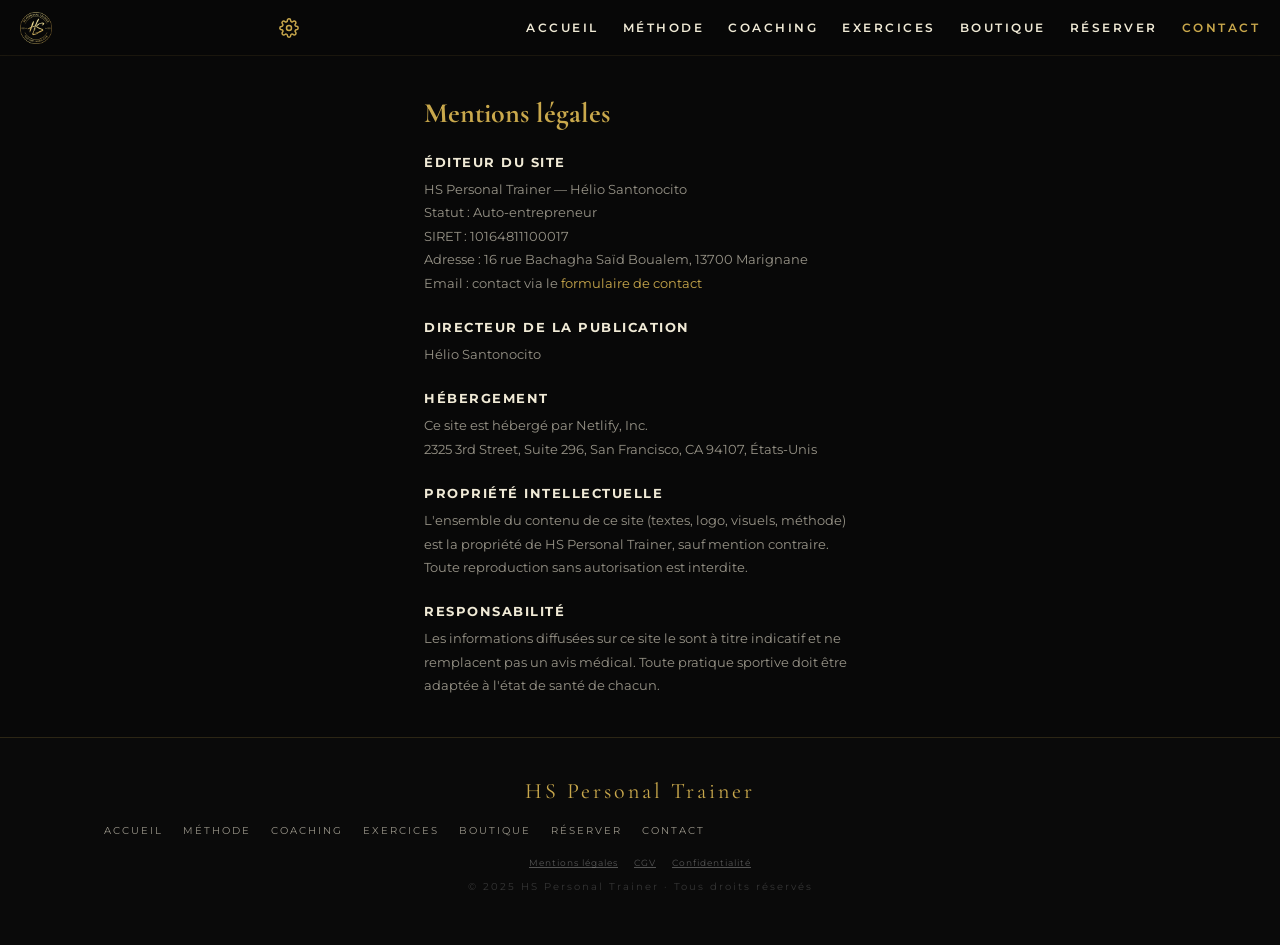
<file: mentions-legales.html>
<!DOCTYPE html>
<html lang="fr">
<head>
<script>(function(){try{var t=localStorage.getItem('hs-theme');if(t==='light')document.documentElement.setAttribute('data-theme','light');var s=localStorage.getItem('hs-fontsize');if(s&&s!=='normal')document.documentElement.setAttribute('data-fontsize',s);}catch(e){}})();</script>
<meta charset="UTF-8">
<meta name="viewport" content="width=device-width, initial-scale=1.0">
<title>Mentions légales — HS Personal Trainer</title>
<meta name="robots" content="noindex">
<link rel="icon" type="image/png" sizes="32x32" href="images/favicon-32.png">
<link rel="icon" type="image/png" sizes="16x16" href="images/favicon-16.png">
<link rel="apple-touch-icon" sizes="180x180" href="images/favicon-180.png">
<link rel="shortcut icon" href="favicon.ico">
<link rel="stylesheet" href="design-system.css">
<script src="common.js" defer></script>
<style>
  .legal-wrap { padding: calc(var(--nav-height) + var(--sp-10)) var(--sp-6) var(--sp-10); max-width: var(--content-width); margin: 0 auto; }
  .legal-wrap h1 { font-family: var(--font-display); font-size: 28px; color: var(--gold); margin-bottom: var(--sp-6); }
  .legal-wrap h2 { font-size: 13px; letter-spacing: 1.5px; text-transform: uppercase; color: var(--text); margin: var(--sp-6) 0 var(--sp-2); }
  .legal-wrap p, .legal-wrap li { font-size: 13px; line-height: 1.8; color: var(--text-dim); }
  .legal-wrap ul { padding-left: 18px; }
  .placeholder { color: var(--gold); font-style: italic; }
</style>
</head>
<body>

<nav class="navbar">
  <a href="index.html" class="navbar-brand"><img src="images/logo.png" alt="HS Personal Trainer"></a>
  <div class="navbar-actions">
    <button class="settings-toggle" id="settingsToggle" aria-label="Paramètres">
      <svg viewBox="0 0 24 24" fill="none" stroke="currentColor" stroke-width="1.8"><circle cx="12" cy="12" r="3"></circle><path d="M19.4 15a1.65 1.65 0 00.33 1.82l.06.06a2 2 0 11-2.83 2.83l-.06-.06a1.65 1.65 0 00-1.82-.33 1.65 1.65 0 00-1 1.51V21a2 2 0 01-4 0v-.09A1.65 1.65 0 009 19.4a1.65 1.65 0 00-1.82.33l-.06.06a2 2 0 11-2.83-2.83l.06-.06a1.65 1.65 0 00.33-1.82 1.65 1.65 0 00-1.51-1H3a2 2 0 010-4h.09A1.65 1.65 0 004.6 9a1.65 1.65 0 00-.33-1.82l-.06-.06a2 2 0 112.83-2.83l.06.06a1.65 1.65 0 001.82.33H9a1.65 1.65 0 001-1.51V3a2 2 0 014 0v.09a1.65 1.65 0 001 1.51 1.65 1.65 0 001.82-.33l.06-.06a2 2 0 112.83 2.83l-.06.06a1.65 1.65 0 00-.33 1.82V9a1.65 1.65 0 001.51 1H21a2 2 0 010 4h-.09a1.65 1.65 0 00-1.51 1z"></path></svg>
    </button>
    <button class="menu-toggle" id="menuToggle" aria-label="Ouvrir le menu" aria-expanded="false">
      <span></span><span></span><span></span>
    </button>
  </div>
  <ul>
    <li><a href="index.html" data-page="accueil">Accueil</a></li>
    <li><a href="methode.html" data-page="methode">Méthode</a></li>
    <li><a href="coaching.html" data-page="coaching">Coaching</a></li>
    <li><a href="bibliotheque-exercices.html" data-page="exercices">Exercices</a></li>
    <li><a href="boutique.html" data-page="boutique">Boutique</a></li>
    <li><a href="reservation.html" data-page="reservation">Réserver</a></li>
    <li><a href="contact.html" data-page="contact">Contact</a></li>
  </ul>
</nav>
<div class="nav-overlay" id="navOverlay"></div>
<div class="settings-panel" id="settingsPanel">
  <button class="settings-panel__close" id="settingsClose" aria-label="Fermer">✕</button>
  <h3>Paramètres</h3>
  <div class="settings-section">
    <p class="settings-label">Apparence</p>
    <div class="theme-switch">
      <button class="theme-switch__option" data-theme-choice="dark">Sombre</button>
      <button class="theme-switch__option" data-theme-choice="light">Clair</button>
    </div>
  </div>
  <div class="settings-section">
    <p class="settings-label">Taille du texte</p>
    <div class="theme-switch">
      <button class="theme-switch__option" data-fontsize-choice="small">Petit</button>
      <button class="theme-switch__option" data-fontsize-choice="normal">Normal</button>
      <button class="theme-switch__option" data-fontsize-choice="large">Grand</button>
    </div>
  </div>
  <div class="settings-section">
    <p class="settings-label">Informations légales</p>
    <div class="settings-legal">
      <a href="mentions-legales.html">Mentions légales</a>
      <a href="cgv.html">Conditions générales de vente</a>
      <a href="politique-confidentialite.html">Confidentialité</a>
    </div>
  </div>
</div>
<div class="settings-overlay" id="settingsOverlay"></div>

<div class="legal-wrap">
  <h1>Mentions légales</h1>

  <h2>Éditeur du site</h2>
  <p>
    HS Personal Trainer — Hélio Santonocito<br>
    Statut : Auto-entrepreneur<br>
    SIRET : 10164811100017<br>
    Adresse : 16 rue Bachagha Saïd Boualem, 13700 Marignane<br>
    Email : contact via le <a href="contact.html" style="color:var(--gold)">formulaire de contact</a>
  </p>

  <h2>Directeur de la publication</h2>
  <p>Hélio Santonocito</p>

  <h2>Hébergement</h2>
  <p>
    Ce site est hébergé par Netlify, Inc.<br>
    2325 3rd Street, Suite 296, San Francisco, CA 94107, États-Unis
  </p>

  <h2>Propriété intellectuelle</h2>
  <p>L'ensemble du contenu de ce site (textes, logo, visuels, méthode) est la propriété de HS Personal Trainer, sauf mention contraire. Toute reproduction sans autorisation est interdite.</p>

  <h2>Responsabilité</h2>
  <p>Les informations diffusées sur ce site le sont à titre indicatif et ne remplacent pas un avis médical. Toute pratique sportive doit être adaptée à l'état de santé de chacun.</p>
</div>

<footer class="footer">
  <div class="footer-logo">HS Personal Trainer</div>
  <nav class="footer-nav" aria-label="Navigation pied de page">
    <a href="index.html">Accueil</a>
    <a href="methode.html">Méthode</a>
    <a href="coaching.html">Coaching</a>
    <a href="bibliotheque-exercices.html">Exercices</a>
    <a href="boutique.html">Boutique</a>
    <a href="reservation.html">Réserver</a>
    <a href="contact.html">Contact</a>
  </nav>
  <div class="footer-legal">
    <a href="mentions-legales.html">Mentions légales</a>
    <a href="cgv.html">CGV</a>
    <a href="politique-confidentialite.html">Confidentialité</a>
  </div>
  <div class="footer-copy">© 2025 HS Personal Trainer · Tous droits réservés</div>
</footer>

<script>
  document.addEventListener('DOMContentLoaded', function () {
    HS.setActiveNavPage('contact');
  });
</script>

</body>
</html>
</file>
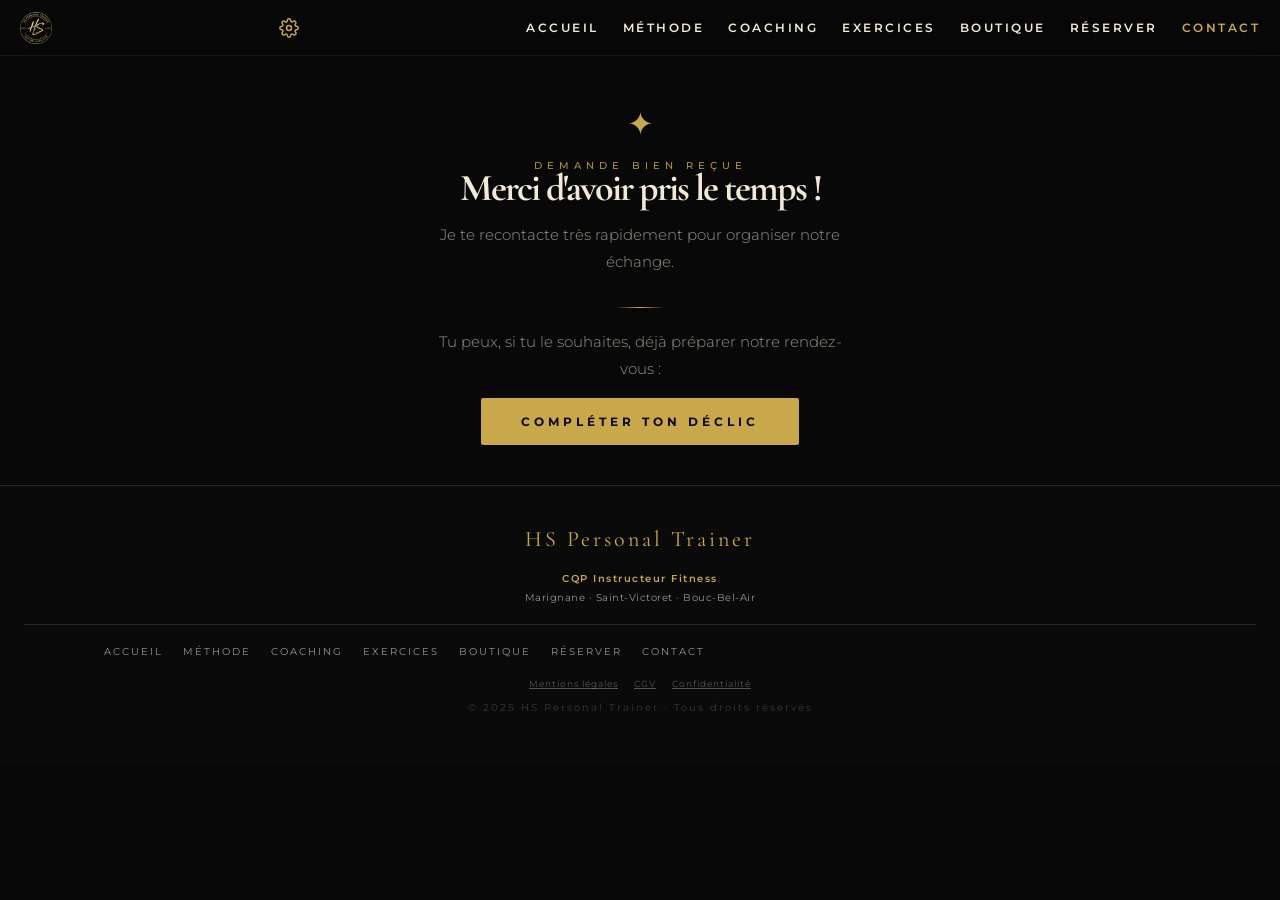
<file: merci.html>
<!DOCTYPE html>
<html lang="fr">
<head>
<script>(function(){try{var t=localStorage.getItem('hs-theme');if(t==='light')document.documentElement.setAttribute('data-theme','light');var s=localStorage.getItem('hs-fontsize');if(s&&s!=='normal')document.documentElement.setAttribute('data-fontsize',s);}catch(e){}})();</script>
<meta charset="UTF-8">
<meta name="viewport" content="width=device-width, initial-scale=1.0">
<title>Merci — HS Personal Trainer</title>
<meta name="robots" content="noindex">
<link rel="icon" type="image/png" sizes="32x32" href="images/favicon-32.png">
<link rel="icon" type="image/png" sizes="16x16" href="images/favicon-16.png">
<link rel="apple-touch-icon" sizes="180x180" href="images/favicon-180.png">
<link rel="shortcut icon" href="favicon.ico">
<link rel="stylesheet" href="design-system.css">
<script src="common.js" defer></script>
<style>
  .merci-wrap { padding: calc(var(--nav-height) + var(--sp-12)) var(--sp-6) var(--sp-10); max-width: var(--content-width); margin: 0 auto; text-align: center; }
  .merci-wrap .h1 { font-size: clamp(28px,7vw,38px); margin-bottom: var(--sp-4); }
</style>
</head>
<body>

<nav class="navbar">
  <a href="index.html" class="navbar-brand"><img src="images/logo.png" alt="HS Personal Trainer"></a>
  <div class="navbar-actions">
    <button class="settings-toggle" id="settingsToggle" aria-label="Paramètres">
      <svg viewBox="0 0 24 24" fill="none" stroke="currentColor" stroke-width="1.8"><circle cx="12" cy="12" r="3"></circle><path d="M19.4 15a1.65 1.65 0 00.33 1.82l.06.06a2 2 0 11-2.83 2.83l-.06-.06a1.65 1.65 0 00-1.82-.33 1.65 1.65 0 00-1 1.51V21a2 2 0 01-4 0v-.09A1.65 1.65 0 009 19.4a1.65 1.65 0 00-1.82.33l-.06.06a2 2 0 11-2.83-2.83l.06-.06a1.65 1.65 0 00.33-1.82 1.65 1.65 0 00-1.51-1H3a2 2 0 010-4h.09A1.65 1.65 0 004.6 9a1.65 1.65 0 00-.33-1.82l-.06-.06a2 2 0 112.83-2.83l.06.06a1.65 1.65 0 001.82.33H9a1.65 1.65 0 001-1.51V3a2 2 0 014 0v.09a1.65 1.65 0 001 1.51 1.65 1.65 0 001.82-.33l.06-.06a2 2 0 112.83 2.83l-.06.06a1.65 1.65 0 00-.33 1.82V9a1.65 1.65 0 001.51 1H21a2 2 0 010 4h-.09a1.65 1.65 0 00-1.51 1z"></path></svg>
    </button>
    <button class="menu-toggle" id="menuToggle" aria-label="Ouvrir le menu" aria-expanded="false">
      <span></span><span></span><span></span>
    </button>
  </div>
  <ul>
    <li><a href="index.html" data-page="accueil">Accueil</a></li>
    <li><a href="methode.html" data-page="methode">Méthode</a></li>
    <li><a href="coaching.html" data-page="coaching">Coaching</a></li>
    <li><a href="bibliotheque-exercices.html" data-page="exercices">Exercices</a></li>
    <li><a href="boutique.html" data-page="boutique">Boutique</a></li>
    <li><a href="reservation.html" data-page="reservation">Réserver</a></li>
    <li><a href="contact.html" data-page="contact">Contact</a></li>
  </ul>
</nav>
<div class="nav-overlay" id="navOverlay"></div>
<div class="settings-panel" id="settingsPanel">
  <button class="settings-panel__close" id="settingsClose" aria-label="Fermer">✕</button>
  <h3>Paramètres</h3>
  <div class="settings-section">
    <p class="settings-label">Apparence</p>
    <div class="theme-switch">
      <button class="theme-switch__option" data-theme-choice="dark">Sombre</button>
      <button class="theme-switch__option" data-theme-choice="light">Clair</button>
    </div>
  </div>
  <div class="settings-section">
    <p class="settings-label">Taille du texte</p>
    <div class="theme-switch">
      <button class="theme-switch__option" data-fontsize-choice="small">Petit</button>
      <button class="theme-switch__option" data-fontsize-choice="normal">Normal</button>
      <button class="theme-switch__option" data-fontsize-choice="large">Grand</button>
    </div>
  </div>
  <div class="settings-section">
    <p class="settings-label">Informations légales</p>
    <div class="settings-legal">
      <a href="mentions-legales.html">Mentions légales</a>
      <a href="cgv.html">Conditions générales de vente</a>
      <a href="politique-confidentialite.html">Confidentialité</a>
    </div>
  </div>
</div>
<div class="settings-overlay" id="settingsOverlay"></div>

<section class="merci-wrap reveal">
  <div class="form-success-icon" style="margin-bottom:16px">✦</div>
  <p class="eyebrow">Demande bien reçue</p>
  <h1 class="h1">Merci d'avoir pris le temps !</h1>
  <p class="body-text" style="margin-bottom:32px">Je te recontacte très rapidement pour organiser notre échange.</p>

  <div class="divider"></div>

  <p class="body-text" style="margin-bottom:16px">Tu peux, si tu le souhaites, déjà préparer notre rendez-vous :</p>
  <a href="#" id="bilanLink" class="btn-primary" style="max-width:320px;margin:0 auto">Compléter ton Déclic</a>
</section>

<footer class="footer">
  <div class="footer-logo">HS Personal Trainer</div>
  <div class="footer-trust">
    <span class="footer-trust__badge">CQP Instructeur Fitness</span>
    <span class="footer-trust__zone">Marignane · Saint-Victoret · Bouc-Bel-Air</span>
  </div>
  <nav class="footer-nav" aria-label="Navigation pied de page">
    <a href="index.html">Accueil</a>
    <a href="methode.html">Méthode</a>
    <a href="coaching.html">Coaching</a>
    <a href="bibliotheque-exercices.html">Exercices</a>
    <a href="boutique.html">Boutique</a>
    <a href="reservation.html">Réserver</a>
    <a href="contact.html">Contact</a>
  </nav>
  <div class="footer-legal">
    <a href="mentions-legales.html">Mentions légales</a>
    <a href="cgv.html">CGV</a>
    <a href="politique-confidentialite.html">Confidentialité</a>
  </div>
  <div class="footer-copy">© 2025 HS Personal Trainer · Tous droits réservés</div>
</footer>

<script>
document.addEventListener('DOMContentLoaded', function () {
  HS.setActiveNavPage('contact');

  // Récupère les infos transmises depuis le formulaire de contact
  // pour pré-remplir Le Déclic, sans obliger à retaper.
  const params = new URLSearchParams(window.location.search);
  const bilanParams = new URLSearchParams({
    prenom: params.get('prenom') || '',
    nom: params.get('nom') || '',
    email: params.get('email') || '',
    tel: params.get('tel') || ''
  });
  document.getElementById('bilanLink').href = 'mon-bilan.html?' + bilanParams.toString();
});
</script>

</body>
</html>
</file>
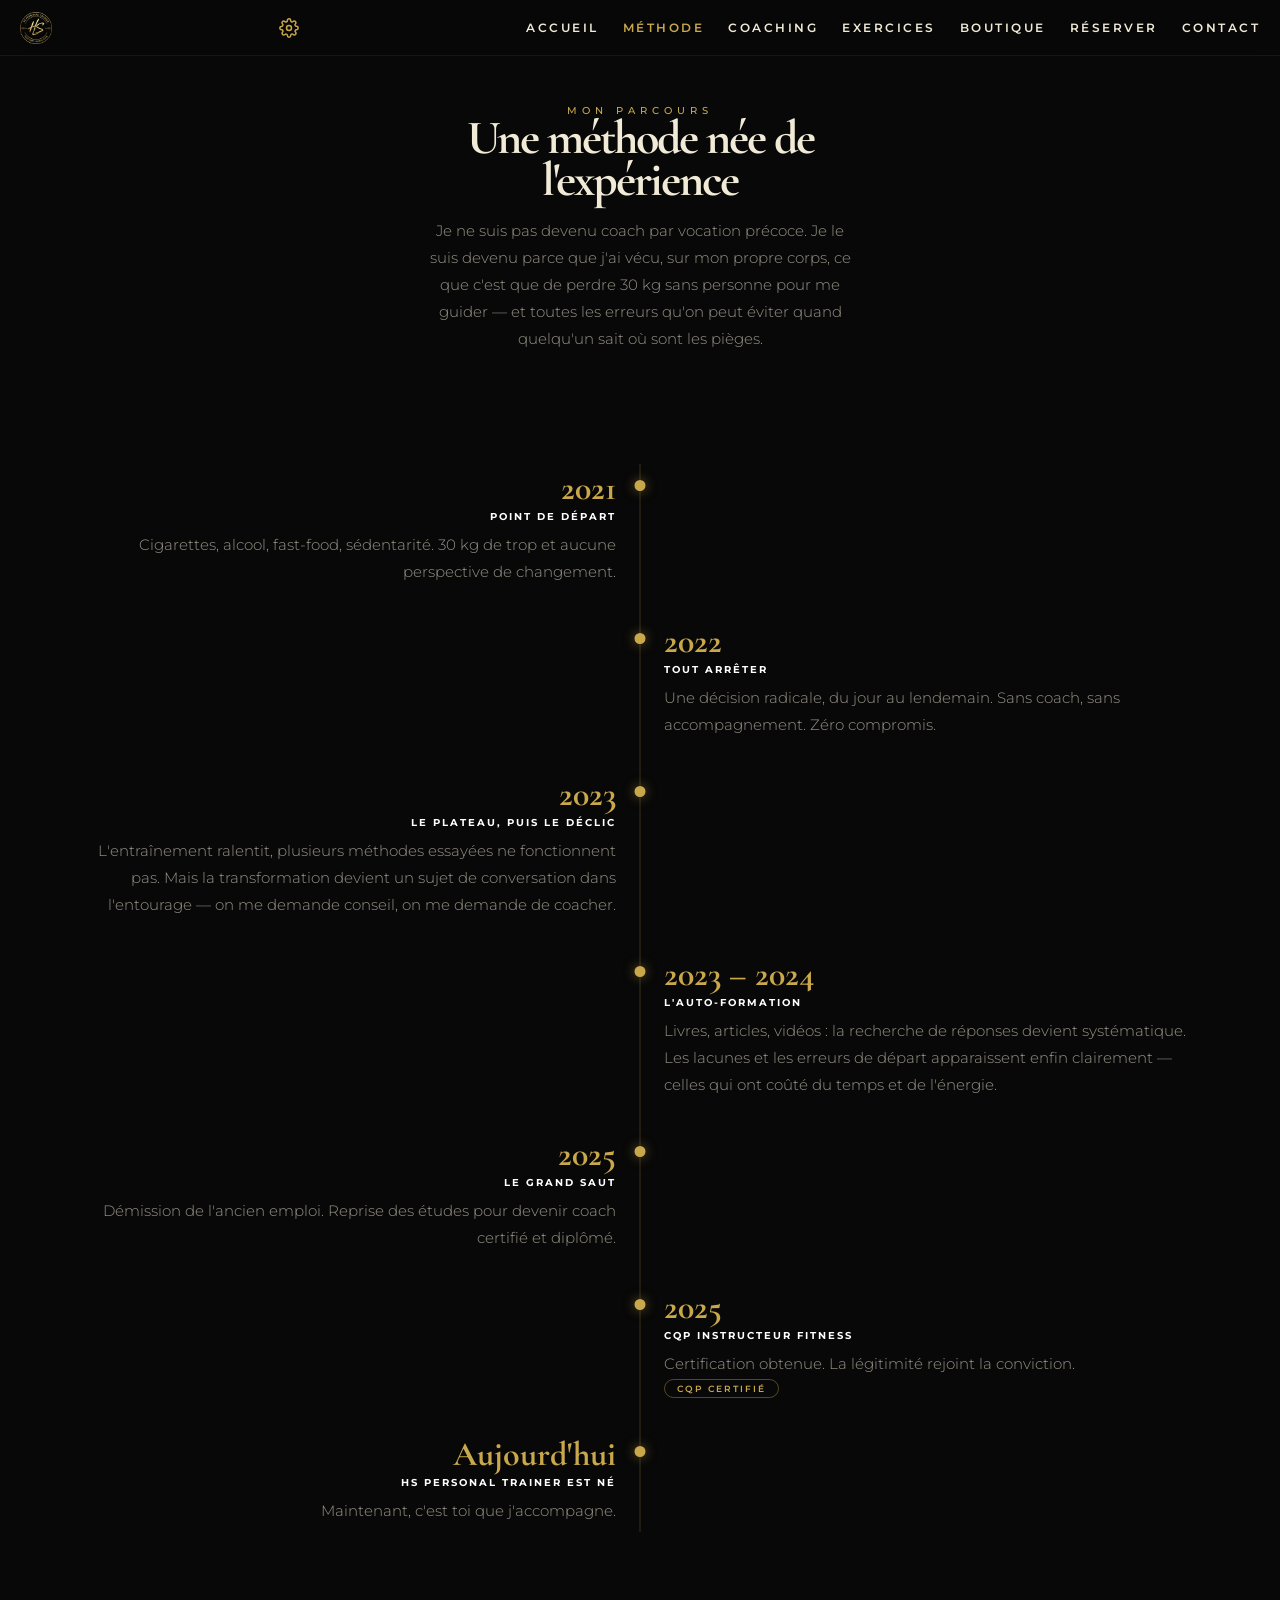
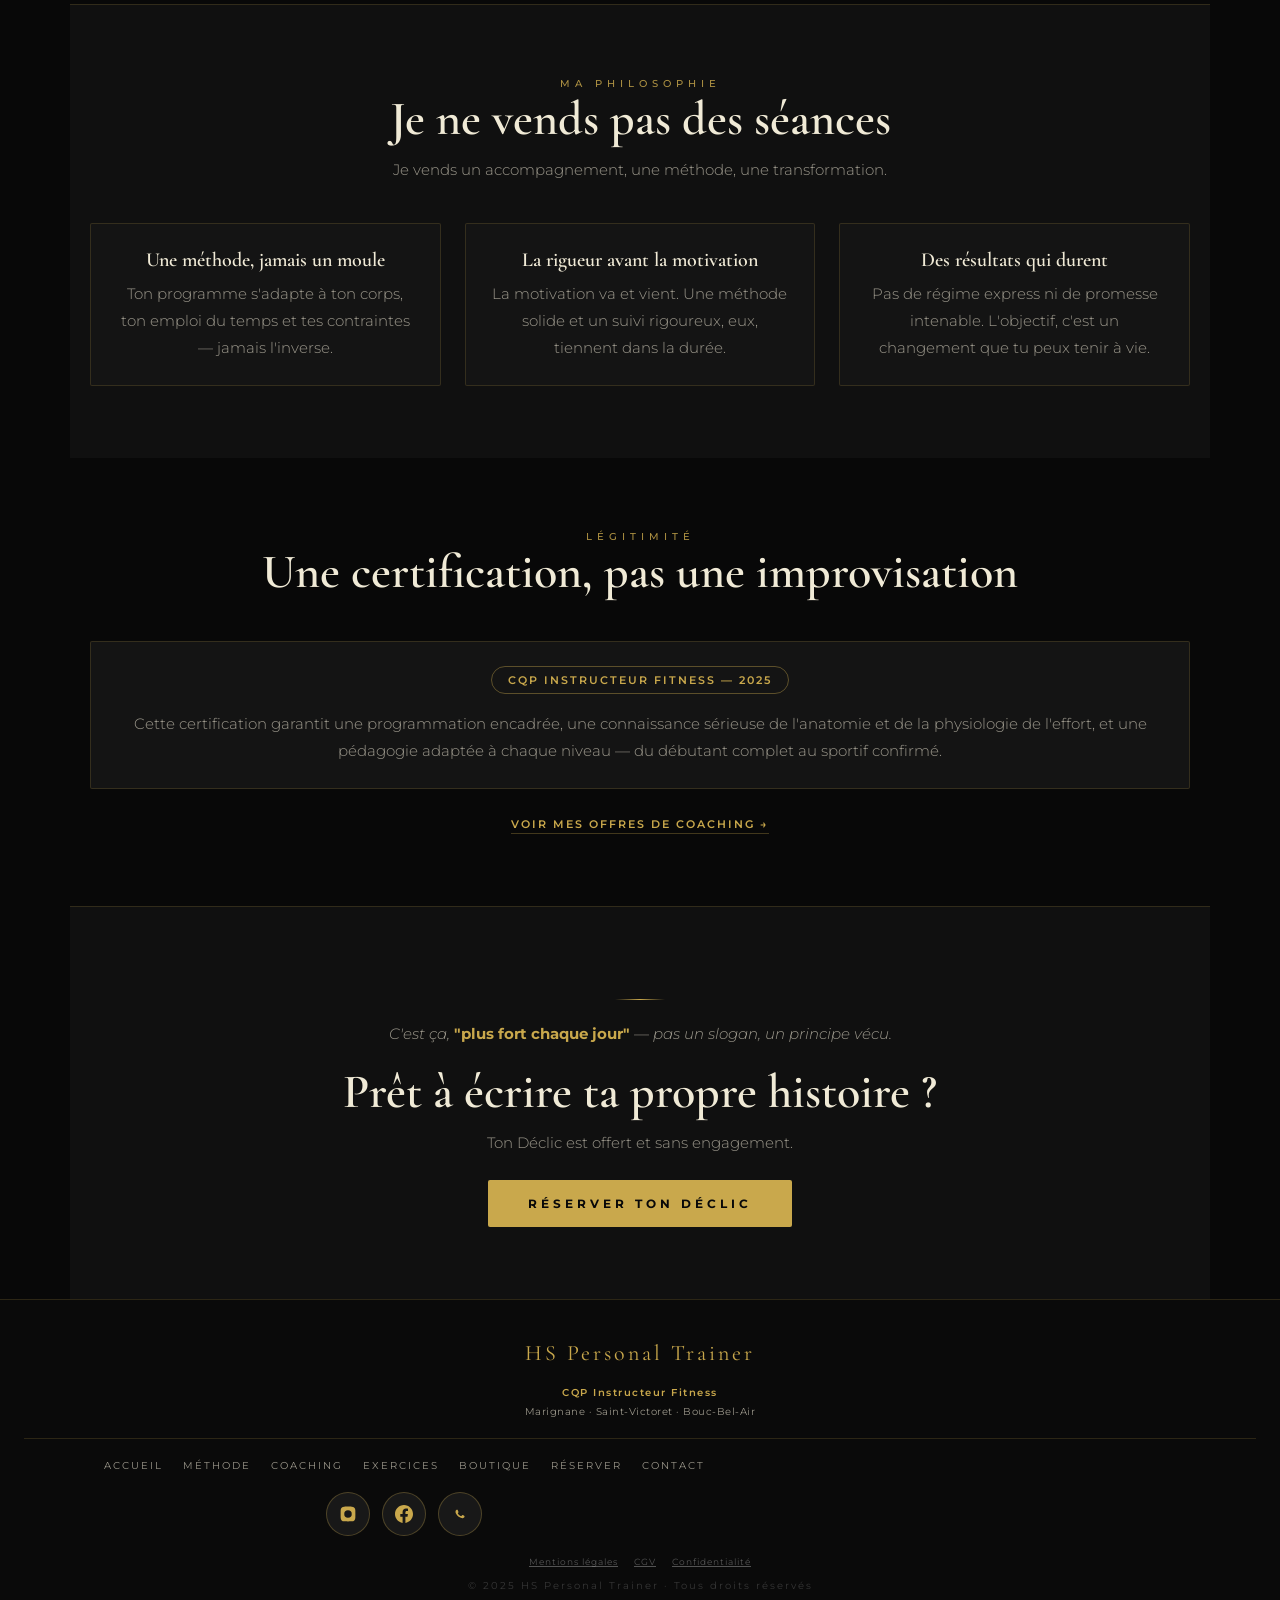
<file: methode.html>
<!DOCTYPE html>
<html lang="fr">
<head>
<script>(function(){try{var t=localStorage.getItem('hs-theme');if(t==='light')document.documentElement.setAttribute('data-theme','light');var s=localStorage.getItem('hs-fontsize');if(s&&s!=='normal')document.documentElement.setAttribute('data-fontsize',s);}catch(e){}})();</script>
<meta charset="UTF-8">
<meta name="viewport" content="width=device-width, initial-scale=1.0">
<title>Ma Méthode — HS Personal Trainer | Coach certifié CQP Instructeur Fitness</title>
<meta name="description" content="Découvrez l'histoire et la méthode d'Hélio Santonocito, coach sportif certifié CQP à Marignane. Une transformation personnelle devenue une méthode d'accompagnement premium.">
<link rel="icon" type="image/png" sizes="32x32" href="images/favicon-32.png">
<link rel="icon" type="image/png" sizes="16x16" href="images/favicon-16.png">
<link rel="apple-touch-icon" sizes="180x180" href="images/favicon-180.png">
<link rel="shortcut icon" href="favicon.ico">
<link rel="stylesheet" href="design-system.css">
<script src="common.js" defer></script>
<style>
  /* Styles propres à la page Méthode uniquement */
  .intro { padding: calc(var(--nav-height) + var(--sp-12)) var(--sp-6) var(--sp-10); max-width: var(--content-width); margin: 0 auto; text-align: center; }
  .intro .h1 { font-size: clamp(34px,8vw,48px); margin-bottom: var(--sp-4); }

  .principle-card { padding: var(--sp-6); text-align: center; }
  .principle-card .h3 { font-size: 20px; margin-bottom: var(--sp-2); }

  .credibility-block { display: flex; flex-direction: column; align-items: center; gap: var(--sp-4); text-align: center; padding: var(--sp-6); }
  .credibility-block .badge--outline { font-size: 11px; padding: 6px var(--sp-4); }
</style>
</head>
<body>

<nav class="navbar">
  <a href="index.html" class="navbar-brand"><img src="images/logo.png" alt="HS Personal Trainer"></a>
  <div class="navbar-actions">
    <button class="settings-toggle" id="settingsToggle" aria-label="Paramètres">
      <svg viewBox="0 0 24 24" fill="none" stroke="currentColor" stroke-width="1.8"><circle cx="12" cy="12" r="3"></circle><path d="M19.4 15a1.65 1.65 0 00.33 1.82l.06.06a2 2 0 11-2.83 2.83l-.06-.06a1.65 1.65 0 00-1.82-.33 1.65 1.65 0 00-1 1.51V21a2 2 0 01-4 0v-.09A1.65 1.65 0 009 19.4a1.65 1.65 0 00-1.82.33l-.06.06a2 2 0 11-2.83-2.83l.06-.06a1.65 1.65 0 00.33-1.82 1.65 1.65 0 00-1.51-1H3a2 2 0 010-4h.09A1.65 1.65 0 004.6 9a1.65 1.65 0 00-.33-1.82l-.06-.06a2 2 0 112.83-2.83l.06.06a1.65 1.65 0 001.82.33H9a1.65 1.65 0 001-1.51V3a2 2 0 014 0v.09a1.65 1.65 0 001 1.51 1.65 1.65 0 001.82-.33l.06-.06a2 2 0 112.83 2.83l-.06.06a1.65 1.65 0 00-.33 1.82V9a1.65 1.65 0 001.51 1H21a2 2 0 010 4h-.09a1.65 1.65 0 00-1.51 1z"></path></svg>
    </button>
    <button class="menu-toggle" id="menuToggle" aria-label="Ouvrir le menu" aria-expanded="false">
      <span></span><span></span><span></span>
    </button>
  </div>
  <ul>
    <li><a href="index.html" data-page="accueil">Accueil</a></li>
    <li><a href="methode.html" data-page="methode">Méthode</a></li>
    <li><a href="coaching.html" data-page="coaching">Coaching</a></li>
    <li><a href="bibliotheque-exercices.html" data-page="exercices">Exercices</a></li>
    <li><a href="boutique.html" data-page="boutique">Boutique</a></li>
    <li><a href="reservation.html" data-page="reservation">Réserver</a></li>
    <li><a href="contact.html" data-page="contact">Contact</a></li>
  </ul>
</nav>
<div class="nav-overlay" id="navOverlay"></div>
<div class="settings-panel" id="settingsPanel">
  <button class="settings-panel__close" id="settingsClose" aria-label="Fermer">✕</button>
  <h3>Paramètres</h3>
  <div class="settings-section">
    <p class="settings-label">Apparence</p>
    <div class="theme-switch">
      <button class="theme-switch__option" data-theme-choice="dark">Sombre</button>
      <button class="theme-switch__option" data-theme-choice="light">Clair</button>
    </div>
  </div>
  <div class="settings-section">
    <p class="settings-label">Taille du texte</p>
    <div class="theme-switch">
      <button class="theme-switch__option" data-fontsize-choice="small">Petit</button>
      <button class="theme-switch__option" data-fontsize-choice="normal">Normal</button>
      <button class="theme-switch__option" data-fontsize-choice="large">Grand</button>
    </div>
  </div>
  <div class="settings-section">
    <p class="settings-label">Informations légales</p>
    <div class="settings-legal">
      <a href="mentions-legales.html">Mentions légales</a>
      <a href="cgv.html">Conditions générales de vente</a>
      <a href="politique-confidentialite.html">Confidentialité</a>
    </div>
  </div>
</div>
<div class="settings-overlay" id="settingsOverlay"></div>

<!-- INTRO -->
<header class="intro">
  <p class="eyebrow reveal">Mon parcours</p>
  <h1 class="h1 reveal delay-1">Une méthode née de l'expérience</h1>
  <p class="body-text reveal delay-2">
    Je ne suis pas devenu coach par vocation précoce. Je le suis devenu parce que j'ai vécu, sur mon propre corps, ce que c'est que de perdre 30 kg sans personne pour me guider — et toutes les erreurs qu'on peut éviter quand quelqu'un sait où sont les pièges.
  </p>
</header>

<!-- TIMELINE -->
<section class="section">
  <div class="timeline">

    <div class="tl-item reveal" id="tl1">
      <div class="tl-dot"></div>
      <div class="tl-year">2021</div>
      <div class="tl-label">Point de départ</div>
      <p class="body-text">Cigarettes, alcool, fast-food, sédentarité. 30 kg de trop et aucune perspective de changement.</p>
    </div>

    <div class="tl-item reveal" id="tl2">
      <div class="tl-dot"></div>
      <div class="tl-year">2022</div>
      <div class="tl-label">Tout arrêter</div>
      <p class="body-text">Une décision radicale, du jour au lendemain. Sans coach, sans accompagnement. Zéro compromis.</p>
    </div>

    <div class="tl-item reveal" id="tl3">
      <div class="tl-dot"></div>
      <div class="tl-year">2023</div>
      <div class="tl-label">Le plateau, puis le déclic</div>
      <p class="body-text">L'entraînement ralentit, plusieurs méthodes essayées ne fonctionnent pas. Mais la transformation devient un sujet de conversation dans l'entourage — on me demande conseil, on me demande de coacher.</p>
    </div>

    <div class="tl-item reveal" id="tl4">
      <div class="tl-dot"></div>
      <div class="tl-year">2023 – 2024</div>
      <div class="tl-label">L'auto-formation</div>
      <p class="body-text">Livres, articles, vidéos : la recherche de réponses devient systématique. Les lacunes et les erreurs de départ apparaissent enfin clairement — celles qui ont coûté du temps et de l'énergie.</p>
    </div>

    <div class="tl-item reveal" id="tl5">
      <div class="tl-dot"></div>
      <div class="tl-year">2025</div>
      <div class="tl-label">Le grand saut</div>
      <p class="body-text">Démission de l'ancien emploi. Reprise des études pour devenir coach certifié et diplômé.</p>
    </div>

    <div class="tl-item reveal" id="tl6">
      <div class="tl-dot"></div>
      <div class="tl-year">2025</div>
      <div class="tl-label">CQP Instructeur Fitness</div>
      <p class="body-text">Certification obtenue. La légitimité rejoint la conviction.</p>
      <span class="badge badge--outline">CQP Certifié</span>
    </div>

    <div class="tl-item reveal" id="tl7">
      <div class="tl-dot"></div>
      <div class="tl-year">Aujourd'hui</div>
      <div class="tl-label">HS Personal Trainer est né</div>
      <p class="body-text">Maintenant, c'est toi que j'accompagne.</p>
    </div>

  </div>
</section>

<!-- PHILOSOPHIE -->
<section class="section on-dark">
  <div class="section-header reveal">
    <p class="eyebrow">Ma philosophie</p>
    <h2 class="h2">Je ne vends pas des séances</h2>
    <p class="body-text" style="margin-top:8px">Je vends un accompagnement, une méthode, une transformation.</p>
  </div>
  <div class="grid-3">
    <div class="card principle-card reveal">
      <h3 class="h3">Une méthode, jamais un moule</h3>
      <p class="body-text">Ton programme s'adapte à ton corps, ton emploi du temps et tes contraintes — jamais l'inverse.</p>
    </div>
    <div class="card principle-card reveal delay-1">
      <h3 class="h3">La rigueur avant la motivation</h3>
      <p class="body-text">La motivation va et vient. Une méthode solide et un suivi rigoureux, eux, tiennent dans la durée.</p>
    </div>
    <div class="card principle-card reveal delay-2">
      <h3 class="h3">Des résultats qui durent</h3>
      <p class="body-text">Pas de régime express ni de promesse intenable. L'objectif, c'est un changement que tu peux tenir à vie.</p>
    </div>
  </div>
</section>

<!-- CRÉDIBILITÉ -->
<section class="section">
  <div class="section-header reveal">
    <p class="eyebrow">Légitimité</p>
    <h2 class="h2">Une certification, pas une improvisation</h2>
  </div>
  <div class="card credibility-block reveal">
    <span class="badge badge--outline">CQP Instructeur Fitness — 2025</span>
    <p class="body-text">Cette certification garantit une programmation encadrée, une connaissance sérieuse de l'anatomie et de la physiologie de l'effort, et une pédagogie adaptée à chaque niveau — du débutant complet au sportif confirmé.</p>
  </div>
  <div class="text-center reveal delay-1" style="margin-top:24px">
    <a href="coaching.html" class="btn-text">Voir mes offres de coaching →</a>
  </div>
</section>

<!-- CTA FINAL -->
<section class="section on-dark text-center reveal">
  <div class="divider"></div>
  <p class="body-text" style="font-style:italic;margin-bottom:16px">C'est ça, <strong style="color:var(--gold);font-style:normal">"plus fort chaque jour"</strong> — pas un slogan, un principe vécu.</p>
  <h2 class="h2" style="margin-bottom:8px">Prêt à écrire ta propre histoire ?</h2>
  <p class="body-text" style="margin-bottom:24px">Ton Déclic est offert et sans engagement.</p>
  <a href="contact.html" class="btn-primary" style="max-width:320px;margin:0 auto">Réserver ton Déclic</a>
</section>

<footer class="footer">
  <div class="footer-logo">HS Personal Trainer</div>
  <div class="footer-trust">
    <span class="footer-trust__badge">CQP Instructeur Fitness</span>
    <span class="footer-trust__zone">Marignane · Saint-Victoret · Bouc-Bel-Air</span>
  </div>
  <nav class="footer-nav" aria-label="Navigation pied de page">
    <a href="index.html">Accueil</a>
    <a href="methode.html">Méthode</a>
    <a href="coaching.html">Coaching</a>
    <a href="bibliotheque-exercices.html">Exercices</a>
    <a href="boutique.html">Boutique</a>
    <a href="reservation.html">Réserver</a>
    <a href="contact.html">Contact</a>
  </nav>
  <div class="footer-social">
    <a class="btn-icon" href="https://www.instagram.com/helioosanto?igsh=MW5tNTdtajlxYWZvYg%3D%3D&utm_source=qr" target="_blank" rel="noopener" aria-label="Instagram"><svg viewBox="0 0 24 24" width="18" height="18"><path fill="#C9A84C" d="M12 2.163c3.204 0 3.584.012 4.85.07 3.252.148 4.771 1.691 4.919 4.919.058 1.265.069 1.645.069 4.849 0 3.205-.012 3.584-.069 4.849-.149 3.225-1.664 4.771-4.919 4.919-1.266.058-1.644.07-4.85.07-3.204 0-3.584-.012-4.849-.07-3.26-.149-4.771-1.699-4.919-4.92-.058-1.265-.07-1.644-.07-4.849 0-3.204.013-3.583.07-4.849.149-3.227 1.664-4.771 4.919-4.919 1.266-.057 1.645-.069 4.849-.069zM12 7.001a4.999 4.999 0 100 9.998 4.999 4.999 0 000-9.998z"/></svg></a>
    <a class="btn-icon" href="https://www.facebook.com/share/1AyCTRtEKN" target="_blank" rel="noopener" aria-label="Facebook"><svg viewBox="0 0 24 24" width="18" height="18"><path fill="#C9A84C" d="M24 12.073c0-6.627-5.373-12-12-12s-12 5.373-12 12c0 5.99 4.388 10.954 10.125 11.854v-8.385H7.078v-3.47h3.047V9.43c0-3.007 1.792-4.669 4.533-4.669 1.312 0 2.686.235 2.686.235v2.953H15.83c-1.491 0-1.956.925-1.956 1.874v2.25h3.328l-.532 3.47h-2.796v8.385C19.612 23.027 24 18.062 24 12.073z"/></svg></a>
    <a class="btn-icon" href="https://wa.me/33614696264" target="_blank" rel="noopener" aria-label="WhatsApp"><svg viewBox="0 0 24 24" width="18" height="18"><path fill="#C9A84C" d="M17.472 14.382c-.297-.149-1.758-.867-2.03-.967-.273-.099-.471-.148-.67.15-.197.297-.767.966-.94 1.164-.173.199-.347.223-.644.075-.297-.15-1.255-.463-2.39-1.475-.883-.788-1.48-1.761-1.653-2.059-.173-.297-.018-.458.13-.606a11 11 0 00.446-.52c.149-.174.198-.298.298-.497.099-.198.05-.371-.025-.52-.075-.149-.669-1.612-.916-2.207-.242-.579-.487-.5-.669-.51a5 5 0 00-.57-.01c-.198 0-.52.074-.792.372-.272.297-1.04 1.016-1.04 2.479 0 1.462 1.065 2.875 1.213 3.074.149.198 2.096 3.2 5.077 4.487.709.306 1.262.489 1.694.625.712.227 1.36.195 1.871.118.571-.085 1.758-.719 2.006-1.413.248-.694.248-1.289.173-1.413-.074-.124-.272-.198-.57-.347z"/></svg></a>
  </div>
  <div class="footer-legal">
    <a href="mentions-legales.html">Mentions légales</a>
    <a href="cgv.html">CGV</a>
    <a href="politique-confidentialite.html">Confidentialité</a>
  </div>
  <div class="footer-copy">© 2025 HS Personal Trainer · Tous droits réservés</div>
</footer>

<script>
  document.addEventListener('DOMContentLoaded', function () {
    HS.setActiveNavPage('methode');
  });
</script>

</body>
</html>
</file>
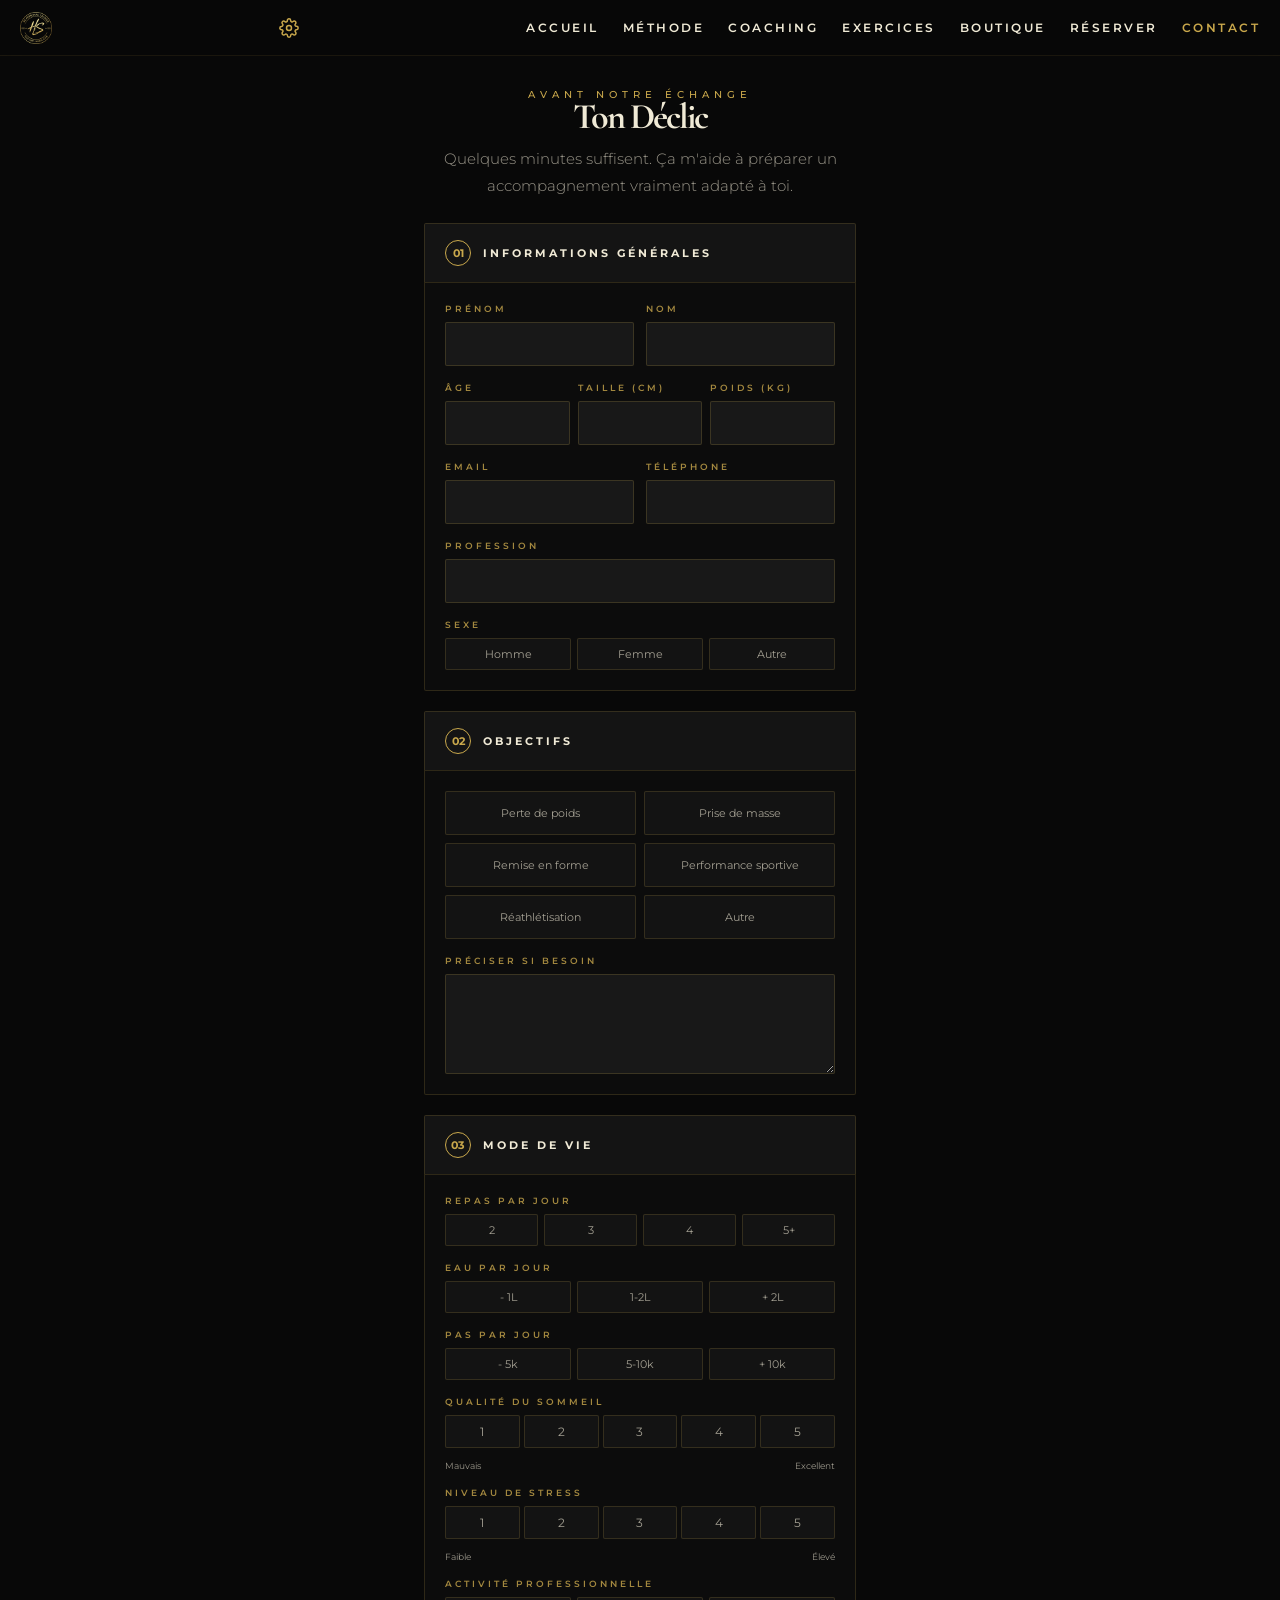
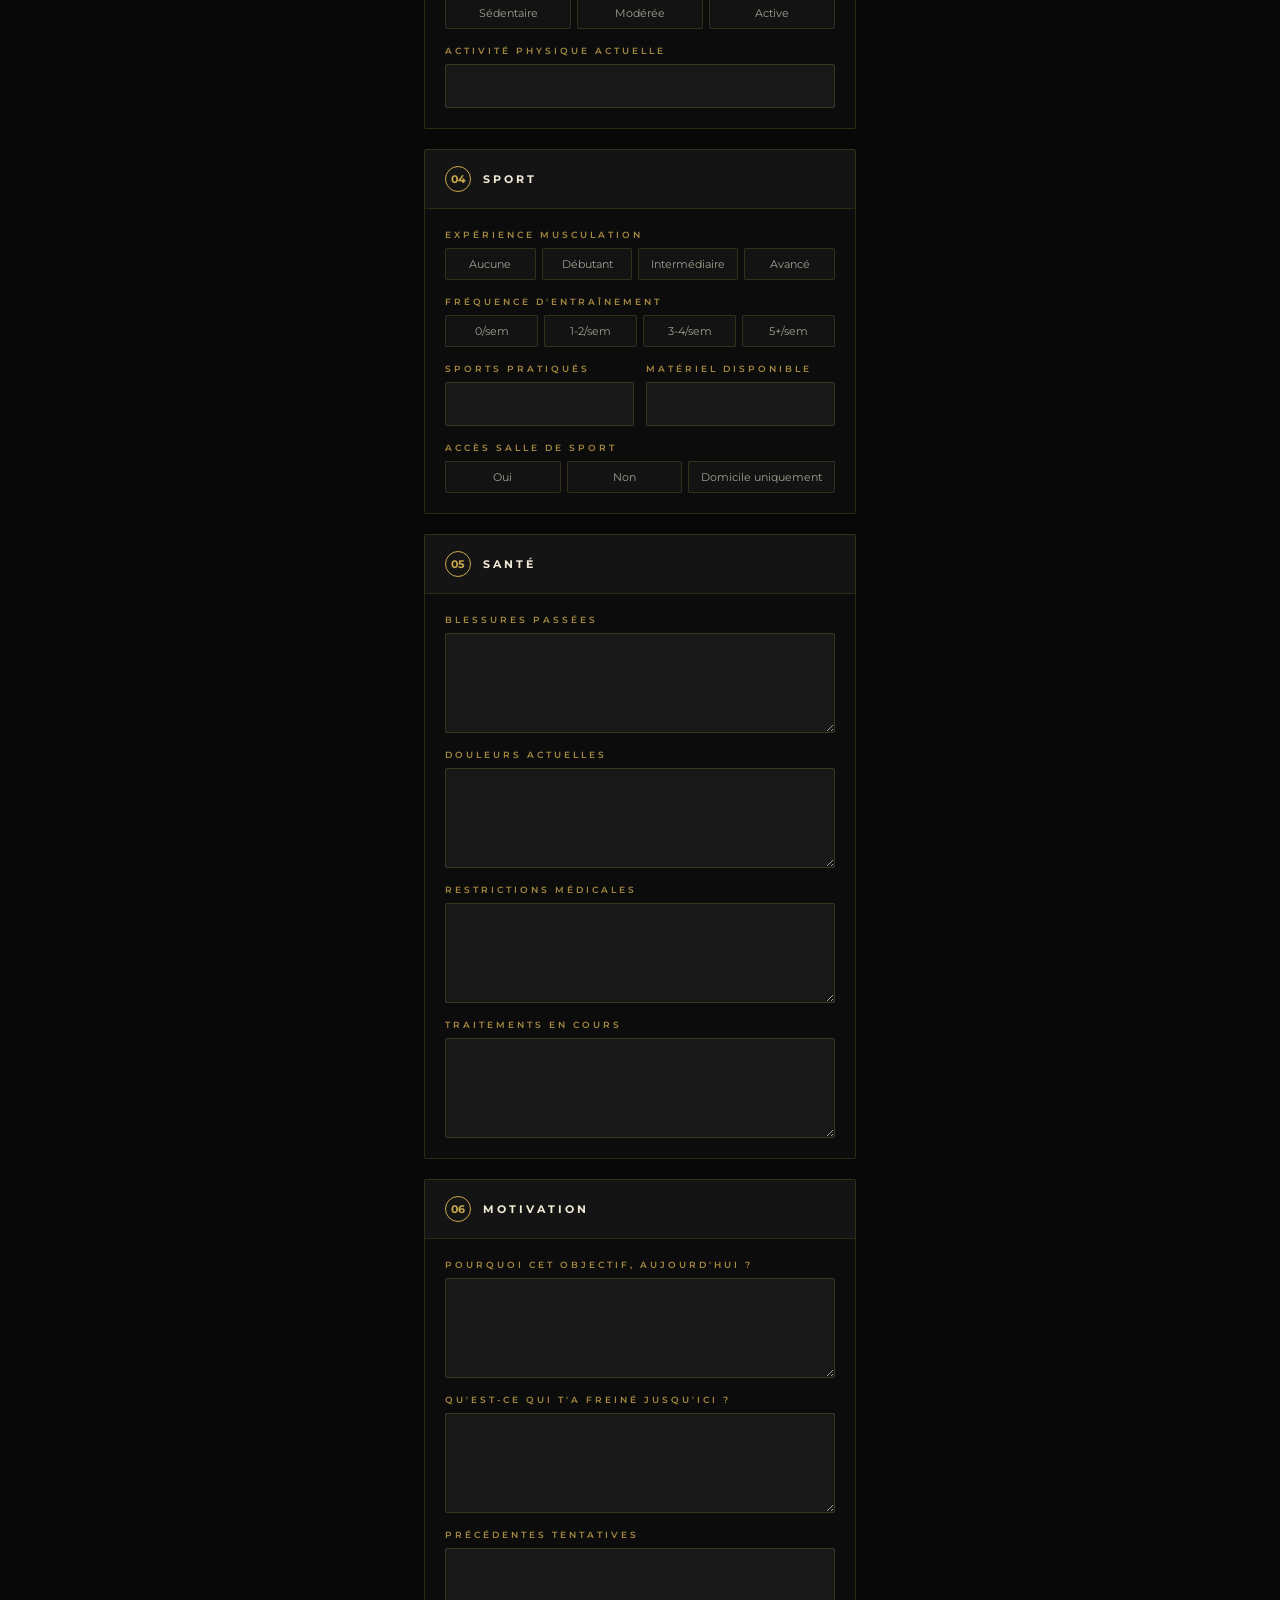
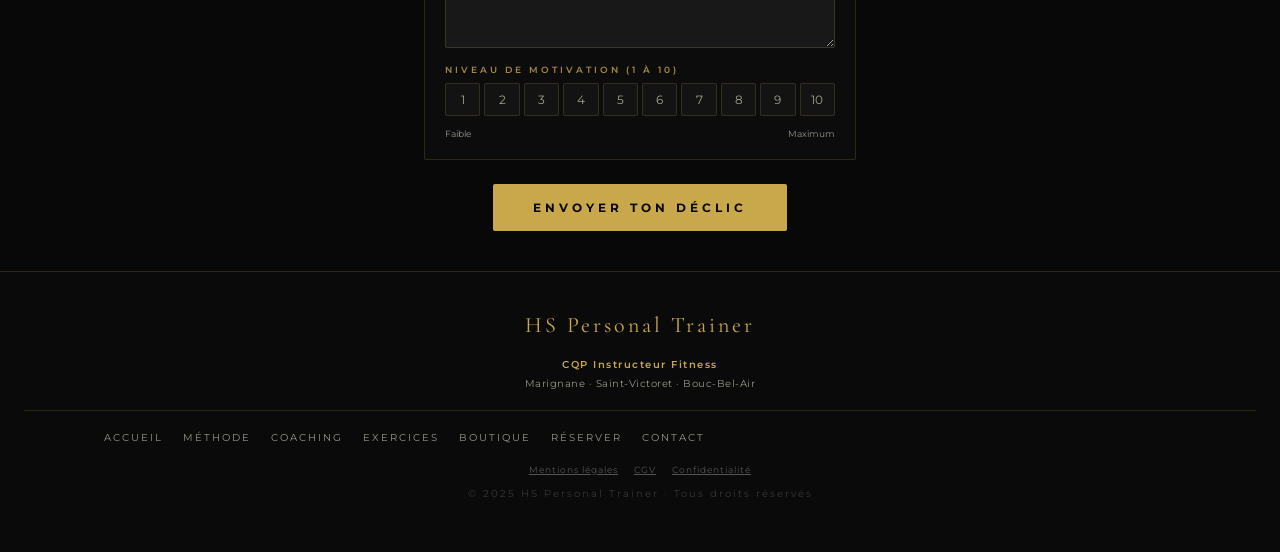
<file: mon-bilan.html>
<!DOCTYPE html>
<html lang="fr">
<head>
<script>(function(){try{var t=localStorage.getItem('hs-theme');if(t==='light')document.documentElement.setAttribute('data-theme','light');var s=localStorage.getItem('hs-fontsize');if(s&&s!=='normal')document.documentElement.setAttribute('data-fontsize',s);}catch(e){}})();</script>
<meta charset="UTF-8">
<meta name="viewport" content="width=device-width, initial-scale=1.0">
<title>Ton Déclic — HS Personal Trainer</title>
<meta name="description" content="Prépare ton premier échange avec Hélio en remplissant ton Déclic en quelques minutes.">
<link rel="icon" type="image/png" sizes="32x32" href="images/favicon-32.png">
<link rel="icon" type="image/png" sizes="16x16" href="images/favicon-16.png">
<link rel="apple-touch-icon" sizes="180x180" href="images/favicon-180.png">
<link rel="shortcut icon" href="favicon.ico">
<link rel="stylesheet" href="design-system.css">
<script src="common.js" defer></script>
<style>
  /* Styles propres à cette page uniquement */
  .bilan-intro { padding: calc(var(--nav-height) + var(--sp-8)) var(--sp-6) var(--sp-6); max-width: var(--content-width); margin: 0 auto; text-align: center; }
  .bilan-intro .h1 { font-size: clamp(26px,6.5vw,36px); margin-bottom: var(--sp-3); }

  .bilan-wrap { max-width: var(--content-width); margin: 0 auto; padding: 0 var(--sp-6) var(--sp-10); }

  .bilan-section { margin-bottom: var(--sp-5); }
  .bilan-section-head { display: flex; align-items: center; gap: var(--sp-3); padding: var(--sp-4) var(--sp-5); background: var(--card-bg); border: 1px solid var(--border); border-bottom: none; border-radius: var(--radius-sm) var(--radius-sm) 0 0; }
  .bilan-section-num { width: 26px; height: 26px; border-radius: 50%; border: 1px solid var(--gold); color: var(--gold); font-size: 11px; font-weight: 700; display: flex; align-items: center; justify-content: center; flex-shrink: 0; }
  .bilan-section-title { font-size: 11px; letter-spacing: 3px; text-transform: uppercase; font-weight: 700; color: var(--text); }
  .bilan-section-body { background: rgba(255,255,255,0.02); border: 1px solid var(--border); border-radius: 0 0 var(--radius-sm) var(--radius-sm); padding: var(--sp-5); display: flex; flex-direction: column; gap: var(--sp-4); }

  .bilan-grid2 { display: grid; grid-template-columns: 1fr 1fr; gap: var(--sp-3); }
  .bilan-grid3 { display: grid; grid-template-columns: 1fr 1fr 1fr; gap: var(--sp-2); }

  .choice-group { display: flex; gap: 6px; flex-wrap: wrap; }
  .choice-pill {
    background: rgba(255,255,255,0.03); border: 1px solid var(--border); border-radius: var(--radius-sm);
    padding: 8px 12px; font-size: 11px; color: var(--text-mute); cursor: pointer; text-align: center;
    flex: 1; min-width: fit-content; transition: all var(--t-fast) var(--ease); user-select: none;
  }
  .choice-pill.active { background: var(--gold); color: var(--on-gold); border-color: var(--gold); font-weight: 700; }

  .scale-group { display: flex; gap: 4px; }
  .scale-pill {
    flex: 1; background: rgba(255,255,255,0.03); border: 1px solid var(--border); border-radius: var(--radius-sm);
    padding: 8px 2px; text-align: center; font-size: 12px; color: var(--text-mute); cursor: pointer;
    transition: all var(--t-fast) var(--ease); user-select: none;
  }
  .scale-pill.active { background: var(--gold); color: var(--on-gold); border-color: var(--gold); font-weight: 700; }
  .scale-caption { display: flex; justify-content: space-between; margin-top: 4px; }
  .scale-caption span { font-size: 9px; color: var(--text-dim); }

  .obj-grid { display: grid; grid-template-columns: 1fr 1fr; gap: 8px; }
  .obj-pill {
    background: rgba(255,255,255,0.03); border: 1px solid var(--border); border-radius: var(--radius-sm);
    padding: 14px 8px; text-align: center; font-size: 11px; color: var(--text-mute); cursor: pointer;
    transition: all var(--t-fast) var(--ease); user-select: none;
  }
  .obj-pill.active { background: rgba(201,168,76,0.12); border-color: var(--gold); color: var(--gold); font-weight: 700; }

  .bilan-submit-wrap { text-align: center; margin-top: var(--sp-6); }
</style>
</head>
<body>

<nav class="navbar">
  <a href="index.html" class="navbar-brand"><img src="images/logo.png" alt="HS Personal Trainer"></a>
  <div class="navbar-actions">
    <button class="settings-toggle" id="settingsToggle" aria-label="Paramètres">
      <svg viewBox="0 0 24 24" fill="none" stroke="currentColor" stroke-width="1.8"><circle cx="12" cy="12" r="3"></circle><path d="M19.4 15a1.65 1.65 0 00.33 1.82l.06.06a2 2 0 11-2.83 2.83l-.06-.06a1.65 1.65 0 00-1.82-.33 1.65 1.65 0 00-1 1.51V21a2 2 0 01-4 0v-.09A1.65 1.65 0 009 19.4a1.65 1.65 0 00-1.82.33l-.06.06a2 2 0 11-2.83-2.83l.06-.06a1.65 1.65 0 00.33-1.82 1.65 1.65 0 00-1.51-1H3a2 2 0 010-4h.09A1.65 1.65 0 004.6 9a1.65 1.65 0 00-.33-1.82l-.06-.06a2 2 0 112.83-2.83l.06.06a1.65 1.65 0 001.82.33H9a1.65 1.65 0 001-1.51V3a2 2 0 014 0v.09a1.65 1.65 0 001 1.51 1.65 1.65 0 001.82-.33l.06-.06a2 2 0 112.83 2.83l-.06.06a1.65 1.65 0 00-.33 1.82V9a1.65 1.65 0 001.51 1H21a2 2 0 010 4h-.09a1.65 1.65 0 00-1.51 1z"></path></svg>
    </button>
    <button class="menu-toggle" id="menuToggle" aria-label="Ouvrir le menu" aria-expanded="false">
      <span></span><span></span><span></span>
    </button>
  </div>
  <ul>
    <li><a href="index.html" data-page="accueil">Accueil</a></li>
    <li><a href="methode.html" data-page="methode">Méthode</a></li>
    <li><a href="coaching.html" data-page="coaching">Coaching</a></li>
    <li><a href="bibliotheque-exercices.html" data-page="exercices">Exercices</a></li>
    <li><a href="boutique.html" data-page="boutique">Boutique</a></li>
    <li><a href="reservation.html" data-page="reservation">Réserver</a></li>
    <li><a href="contact.html" data-page="contact">Contact</a></li>
  </ul>
</nav>
<div class="nav-overlay" id="navOverlay"></div>
<div class="settings-panel" id="settingsPanel">
  <button class="settings-panel__close" id="settingsClose" aria-label="Fermer">✕</button>
  <h3>Paramètres</h3>
  <div class="settings-section">
    <p class="settings-label">Apparence</p>
    <div class="theme-switch">
      <button class="theme-switch__option" data-theme-choice="dark">Sombre</button>
      <button class="theme-switch__option" data-theme-choice="light">Clair</button>
    </div>
  </div>
  <div class="settings-section">
    <p class="settings-label">Taille du texte</p>
    <div class="theme-switch">
      <button class="theme-switch__option" data-fontsize-choice="small">Petit</button>
      <button class="theme-switch__option" data-fontsize-choice="normal">Normal</button>
      <button class="theme-switch__option" data-fontsize-choice="large">Grand</button>
    </div>
  </div>
  <div class="settings-section">
    <p class="settings-label">Informations légales</p>
    <div class="settings-legal">
      <a href="mentions-legales.html">Mentions légales</a>
      <a href="cgv.html">Conditions générales de vente</a>
      <a href="politique-confidentialite.html">Confidentialité</a>
    </div>
  </div>
</div>
<div class="settings-overlay" id="settingsOverlay"></div>

<header class="bilan-intro">
  <p class="eyebrow reveal">Avant notre échange</p>
  <h1 class="h1 reveal delay-1">Ton Déclic</h1>
  <p class="body-text reveal delay-2">Quelques minutes suffisent. Ça m'aide à préparer un accompagnement vraiment adapté à toi.</p>
</header>

<div class="bilan-wrap">
<form id="bilanForm">

  <!-- 01 INFOS GÉNÉRALES -->
  <div class="bilan-section reveal">
    <div class="bilan-section-head"><div class="bilan-section-num">01</div><span class="bilan-section-title">Informations générales</span></div>
    <div class="bilan-section-body">
      <div class="bilan-grid2">
        <div class="input-wrap"><label class="input-label">Prénom</label><input class="input-field" type="text" name="prenom" id="f-prenom" autocomplete="given-name" required></div>
        <div class="input-wrap"><label class="input-label">Nom</label><input class="input-field" type="text" name="nom" id="f-nom" autocomplete="family-name" required></div>
      </div>
      <div class="bilan-grid3">
        <div class="input-wrap"><label class="input-label">Âge</label><input class="input-field" type="number" name="age"></div>
        <div class="input-wrap"><label class="input-label">Taille (cm)</label><input class="input-field" type="number" name="taille"></div>
        <div class="input-wrap"><label class="input-label">Poids (kg)</label><input class="input-field" type="number" name="poids"></div>
      </div>
      <div class="bilan-grid2">
        <div class="input-wrap"><label class="input-label">Email</label><input class="input-field" type="email" name="email" id="f-email" autocomplete="email" required></div>
        <div class="input-wrap"><label class="input-label">Téléphone</label><input class="input-field" type="tel" name="telephone" id="f-tel" autocomplete="tel" required></div>
      </div>
      <div class="input-wrap"><label class="input-label">Profession</label><input class="input-field" type="text" name="profession"></div>
      <div class="input-wrap">
        <label class="input-label">Sexe</label>
        <div class="choice-group" data-group="sexe">
          <div class="choice-pill" data-val="Homme">Homme</div>
          <div class="choice-pill" data-val="Femme">Femme</div>
          <div class="choice-pill" data-val="Autre">Autre</div>
        </div>
      </div>
    </div>
  </div>

  <!-- 02 OBJECTIFS -->
  <div class="bilan-section reveal">
    <div class="bilan-section-head"><div class="bilan-section-num">02</div><span class="bilan-section-title">Objectifs</span></div>
    <div class="bilan-section-body">
      <div class="obj-grid" data-group="objectifs" data-multi="true">
        <div class="obj-pill" data-val="Perte de poids">Perte de poids</div>
        <div class="obj-pill" data-val="Prise de masse">Prise de masse</div>
        <div class="obj-pill" data-val="Remise en forme">Remise en forme</div>
        <div class="obj-pill" data-val="Performance sportive">Performance sportive</div>
        <div class="obj-pill" data-val="Réathlétisation">Réathlétisation</div>
        <div class="obj-pill" data-val="Autre">Autre</div>
      </div>
      <div class="input-wrap"><label class="input-label">Préciser si besoin</label><textarea class="input-field" name="obj_detail" rows="2"></textarea></div>
    </div>
  </div>

  <!-- 03 MODE DE VIE -->
  <div class="bilan-section reveal">
    <div class="bilan-section-head"><div class="bilan-section-num">03</div><span class="bilan-section-title">Mode de vie</span></div>
    <div class="bilan-section-body">
      <div class="input-wrap"><label class="input-label">Repas par jour</label>
        <div class="choice-group" data-group="repas">
          <div class="choice-pill" data-val="2">2</div><div class="choice-pill" data-val="3">3</div>
          <div class="choice-pill" data-val="4">4</div><div class="choice-pill" data-val="5+">5+</div>
        </div>
      </div>
      <div class="input-wrap"><label class="input-label">Eau par jour</label>
        <div class="choice-group" data-group="eau">
          <div class="choice-pill" data-val="- 1L">- 1L</div><div class="choice-pill" data-val="1-2L">1-2L</div><div class="choice-pill" data-val="+ 2L">+ 2L</div>
        </div>
      </div>
      <div class="input-wrap"><label class="input-label">Pas par jour</label>
        <div class="choice-group" data-group="pas">
          <div class="choice-pill" data-val="- 5k">- 5k</div><div class="choice-pill" data-val="5-10k">5-10k</div><div class="choice-pill" data-val="+ 10k">+ 10k</div>
        </div>
      </div>
      <div class="input-wrap"><label class="input-label">Qualité du sommeil</label>
        <div class="scale-group" data-group="sommeil">
          <div class="scale-pill" data-val="1">1</div><div class="scale-pill" data-val="2">2</div><div class="scale-pill" data-val="3">3</div><div class="scale-pill" data-val="4">4</div><div class="scale-pill" data-val="5">5</div>
        </div>
        <div class="scale-caption"><span>Mauvais</span><span>Excellent</span></div>
      </div>
      <div class="input-wrap"><label class="input-label">Niveau de stress</label>
        <div class="scale-group" data-group="stress">
          <div class="scale-pill" data-val="1">1</div><div class="scale-pill" data-val="2">2</div><div class="scale-pill" data-val="3">3</div><div class="scale-pill" data-val="4">4</div><div class="scale-pill" data-val="5">5</div>
        </div>
        <div class="scale-caption"><span>Faible</span><span>Élevé</span></div>
      </div>
      <div class="input-wrap"><label class="input-label">Activité professionnelle</label>
        <div class="choice-group" data-group="activite_pro">
          <div class="choice-pill" data-val="Sédentaire">Sédentaire</div><div class="choice-pill" data-val="Modérée">Modérée</div><div class="choice-pill" data-val="Active">Active</div>
        </div>
      </div>
      <div class="input-wrap"><label class="input-label">Activité physique actuelle</label><input class="input-field" type="text" name="activite_physique"></div>
    </div>
  </div>

  <!-- 04 SPORT -->
  <div class="bilan-section reveal">
    <div class="bilan-section-head"><div class="bilan-section-num">04</div><span class="bilan-section-title">Sport</span></div>
    <div class="bilan-section-body">
      <div class="input-wrap"><label class="input-label">Expérience musculation</label>
        <div class="choice-group" data-group="experience">
          <div class="choice-pill" data-val="Aucune">Aucune</div><div class="choice-pill" data-val="Débutant">Débutant</div>
          <div class="choice-pill" data-val="Intermédiaire">Intermédiaire</div><div class="choice-pill" data-val="Avancé">Avancé</div>
        </div>
      </div>
      <div class="input-wrap"><label class="input-label">Fréquence d'entraînement</label>
        <div class="choice-group" data-group="frequence">
          <div class="choice-pill" data-val="0/sem">0/sem</div><div class="choice-pill" data-val="1-2/sem">1-2/sem</div>
          <div class="choice-pill" data-val="3-4/sem">3-4/sem</div><div class="choice-pill" data-val="5+/sem">5+/sem</div>
        </div>
      </div>
      <div class="bilan-grid2">
        <div class="input-wrap"><label class="input-label">Sports pratiqués</label><input class="input-field" type="text" name="sports"></div>
        <div class="input-wrap"><label class="input-label">Matériel disponible</label><input class="input-field" type="text" name="materiel"></div>
      </div>
      <div class="input-wrap"><label class="input-label">Accès salle de sport</label>
        <div class="choice-group" data-group="acces_salle">
          <div class="choice-pill" data-val="Oui">Oui</div><div class="choice-pill" data-val="Non">Non</div><div class="choice-pill" data-val="Domicile uniquement">Domicile uniquement</div>
        </div>
      </div>
    </div>
  </div>

  <!-- 05 SANTÉ -->
  <div class="bilan-section reveal">
    <div class="bilan-section-head"><div class="bilan-section-num">05</div><span class="bilan-section-title">Santé</span></div>
    <div class="bilan-section-body">
      <div class="input-wrap"><label class="input-label">Blessures passées</label><textarea class="input-field" name="blessures" rows="2"></textarea></div>
      <div class="input-wrap"><label class="input-label">Douleurs actuelles</label><textarea class="input-field" name="douleurs" rows="2"></textarea></div>
      <div class="input-wrap"><label class="input-label">Restrictions médicales</label><textarea class="input-field" name="restrictions" rows="2"></textarea></div>
      <div class="input-wrap"><label class="input-label">Traitements en cours</label><textarea class="input-field" name="traitements" rows="2"></textarea></div>
    </div>
  </div>

  <!-- 06 MOTIVATION -->
  <div class="bilan-section reveal">
    <div class="bilan-section-head"><div class="bilan-section-num">06</div><span class="bilan-section-title">Motivation</span></div>
    <div class="bilan-section-body">
      <div class="input-wrap"><label class="input-label">Pourquoi cet objectif, aujourd'hui ?</label><textarea class="input-field" name="motivation_why" rows="2"></textarea></div>
      <div class="input-wrap"><label class="input-label">Qu'est-ce qui t'a freiné jusqu'ici ?</label><textarea class="input-field" name="motivation_blocage" rows="2"></textarea></div>
      <div class="input-wrap"><label class="input-label">Précédentes tentatives</label><textarea class="input-field" name="motivation_tentatives" rows="2"></textarea></div>
      <div class="input-wrap"><label class="input-label">Niveau de motivation (1 à 10)</label>
        <div class="scale-group" data-group="motivation_score">
          <div class="scale-pill" data-val="1">1</div><div class="scale-pill" data-val="2">2</div><div class="scale-pill" data-val="3">3</div><div class="scale-pill" data-val="4">4</div><div class="scale-pill" data-val="5">5</div>
          <div class="scale-pill" data-val="6">6</div><div class="scale-pill" data-val="7">7</div><div class="scale-pill" data-val="8">8</div><div class="scale-pill" data-val="9">9</div><div class="scale-pill" data-val="10">10</div>
        </div>
        <div class="scale-caption"><span>Faible</span><span>Maximum</span></div>
      </div>
    </div>
  </div>

  <div class="bilan-submit-wrap reveal">
    <button type="submit" class="btn-primary" id="bilanSubmitBtn" style="max-width:320px;margin:0 auto">Envoyer ton Déclic</button>
  </div>
</form>

<div id="bilanSuccess" class="form-success" style="margin-top:24px">
  <div class="form-success-icon">✦</div>
  <p class="body-text">
    <strong style="color:var(--gold)">Merci !</strong><br>
    Ton Déclic est bien reçu. On en reparle très vite.
  </p>
</div>
</div>

<footer class="footer">
  <div class="footer-logo">HS Personal Trainer</div>
  <div class="footer-trust">
    <span class="footer-trust__badge">CQP Instructeur Fitness</span>
    <span class="footer-trust__zone">Marignane · Saint-Victoret · Bouc-Bel-Air</span>
  </div>
  <nav class="footer-nav" aria-label="Navigation pied de page">
    <a href="index.html">Accueil</a>
    <a href="methode.html">Méthode</a>
    <a href="coaching.html">Coaching</a>
    <a href="bibliotheque-exercices.html">Exercices</a>
    <a href="boutique.html">Boutique</a>
    <a href="reservation.html">Réserver</a>
    <a href="contact.html">Contact</a>
  </nav>
  <div class="footer-legal">
    <a href="mentions-legales.html">Mentions légales</a>
    <a href="cgv.html">CGV</a>
    <a href="politique-confidentialite.html">Confidentialité</a>
  </div>
  <div class="footer-copy">© 2025 HS Personal Trainer · Tous droits réservés</div>
</footer>

<script>
document.addEventListener('DOMContentLoaded', function () {
  HS.setActiveNavPage('contact');

  // Pré-remplissage depuis l'URL si on arrive via le lien du formulaire de contact
  (function prefillFromURL() {
    const params = new URLSearchParams(window.location.search);
    if (params.get('prenom')) document.getElementById('f-prenom').value = params.get('prenom');
    if (params.get('nom')) document.getElementById('f-nom').value = params.get('nom');
    if (params.get('email')) document.getElementById('f-email').value = params.get('email');
    if (params.get('tel')) document.getElementById('f-tel').value = params.get('tel');
  })();

  // Choix simples (une seule sélection par groupe)
  document.querySelectorAll('.choice-group, .scale-group').forEach(function (group) {
    const isMulti = false;
    group.querySelectorAll('.choice-pill, .scale-pill').forEach(function (pill) {
      pill.addEventListener('click', function () {
        group.querySelectorAll('.choice-pill, .scale-pill').forEach(function (p) { p.classList.remove('active'); });
        pill.classList.add('active');
      });
    });
  });

  // Objectifs : sélection multiple
  document.querySelectorAll('.obj-grid').forEach(function (group) {
    group.querySelectorAll('.obj-pill').forEach(function (pill) {
      pill.addEventListener('click', function () { pill.classList.toggle('active'); });
    });
  });

  function collectChoices() {
    const result = {};
    document.querySelectorAll('.choice-group, .scale-group').forEach(function (group) {
      const active = group.querySelector('.active');
      result[group.dataset.group] = active ? active.dataset.val : '';
    });
    document.querySelectorAll('.obj-grid').forEach(function (group) {
      const actives = Array.from(group.querySelectorAll('.obj-pill.active')).map(function (p) { return p.dataset.val; });
      result[group.dataset.group] = actives.join(', ');
    });
    return result;
  }

  document.getElementById('bilanForm').addEventListener('submit', function (e) {
    e.preventDefault();
    const form = e.target;
    const btn = document.getElementById('bilanSubmitBtn');
    btn.textContent = 'Envoi en cours...';
    btn.disabled = true;

    const data = new FormData(form);
    const choices = collectChoices();
    Object.keys(choices).forEach(function (key) { data.append(key, choices[key]); });
    data.append('_subject', '📋 Déclic complet — ' + data.get('prenom') + ' ' + data.get('nom'));
    data.append('_replyto', data.get('email'));

    fetch('https://formspree.io/f/xaqzwvqd', {
      method: 'POST',
      body: data,
      headers: { 'Accept': 'application/json' }
    })
      .then(function (response) {
        if (!response.ok) throw new Error('Formspree a refusé la requête (statut ' + response.status + ')');
        form.style.display = 'none';
        document.getElementById('bilanSuccess').classList.add('visible');
        window.scrollTo({ top: 0, behavior: 'smooth' });
      })
      .catch(function (err) {
        console.error(err);
        btn.textContent = 'Envoyer ton Déclic';
        btn.disabled = false;
        alert("Une erreur est survenue lors de l'envoi. Réessaie ou contacte-moi directement via WhatsApp.");
      });
  });
});
</script>

</body>
</html>
</file>
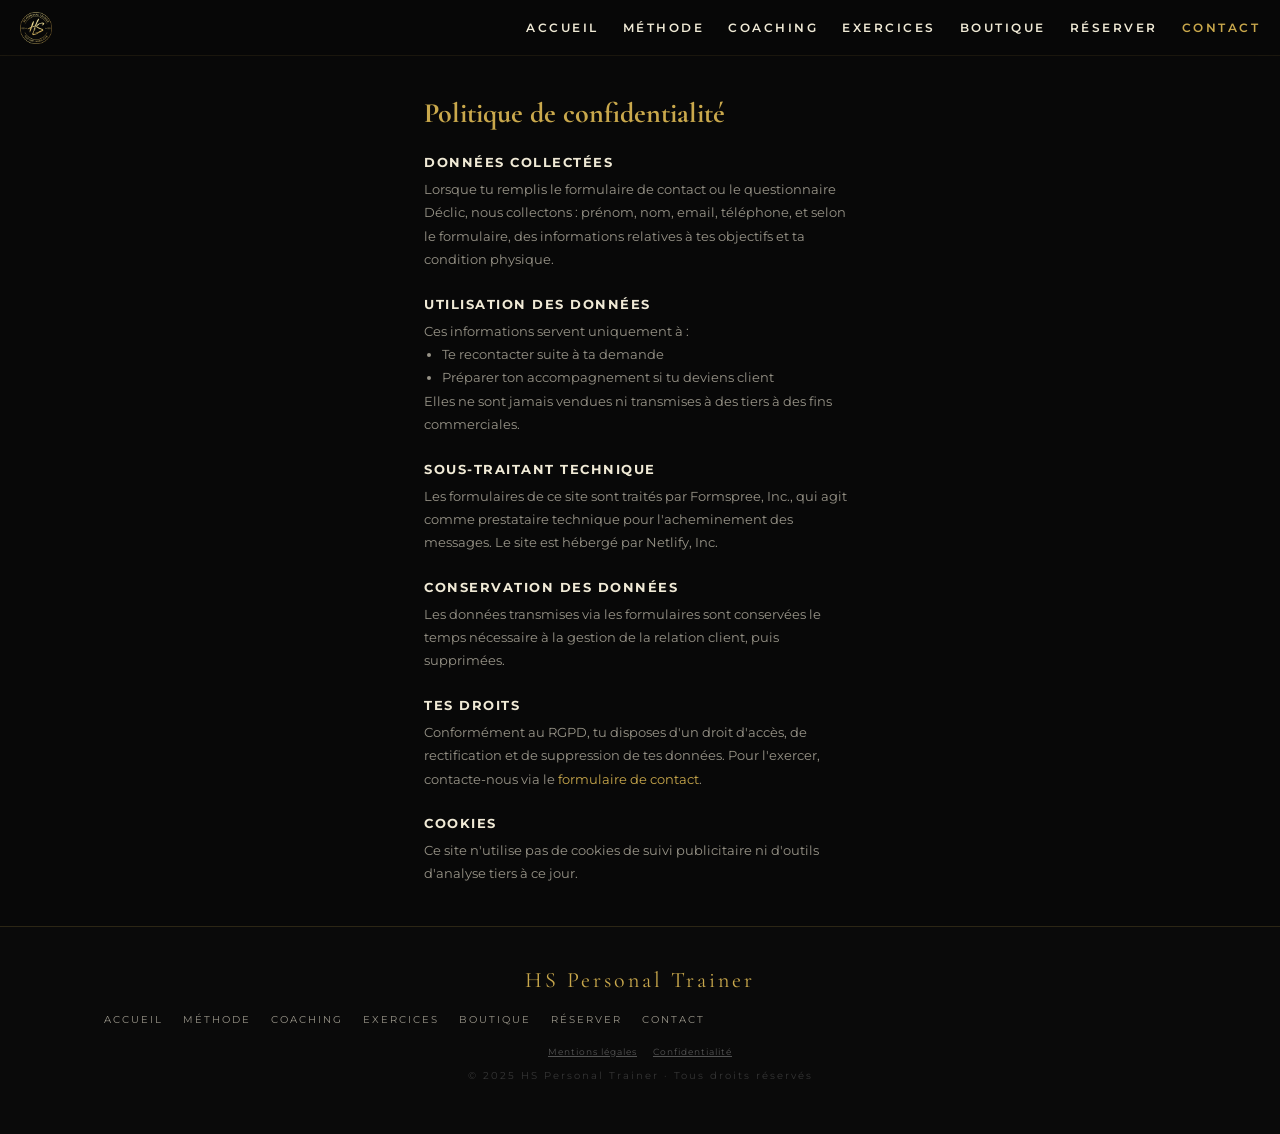
<file: politique-confidentialite.html>
<!DOCTYPE html>
<html lang="fr">
<head>
<meta charset="UTF-8">
<meta name="viewport" content="width=device-width, initial-scale=1.0">
<title>Politique de confidentialité — HS Personal Trainer</title>
<meta name="robots" content="noindex">
<link rel="icon" type="image/png" sizes="32x32" href="images/favicon-32.png">
<link rel="icon" type="image/png" sizes="16x16" href="images/favicon-16.png">
<link rel="apple-touch-icon" sizes="180x180" href="images/favicon-180.png">
<link rel="shortcut icon" href="favicon.ico">
<link rel="stylesheet" href="design-system.css">
<script src="common.js" defer></script>
<style>
  .legal-wrap { padding: calc(var(--nav-height) + var(--sp-10)) var(--sp-6) var(--sp-10); max-width: var(--content-width); margin: 0 auto; }
  .legal-wrap h1 { font-family: var(--font-display); font-size: 28px; color: var(--gold); margin-bottom: var(--sp-6); }
  .legal-wrap h2 { font-size: 13px; letter-spacing: 1.5px; text-transform: uppercase; color: var(--text); margin: var(--sp-6) 0 var(--sp-2); }
  .legal-wrap p, .legal-wrap li { font-size: 13px; line-height: 1.8; color: var(--text-dim); }
  .legal-wrap ul { padding-left: 18px; }
</style>
</head>
<body>

<nav class="navbar">
  <a href="index.html" class="navbar-brand"><img src="images/logo.png" alt="HS Personal Trainer"></a>
  <button class="menu-toggle" id="menuToggle" aria-label="Ouvrir le menu" aria-expanded="false">
    <span></span><span></span><span></span>
  </button>
  <ul>
    <li><a href="index.html" data-page="accueil">Accueil</a></li>
    <li><a href="methode.html" data-page="methode">Méthode</a></li>
    <li><a href="coaching.html" data-page="coaching">Coaching</a></li>
    <li><a href="bibliotheque-exercices.html" data-page="exercices">Exercices</a></li>
    <li><a href="boutique.html" data-page="boutique">Boutique</a></li>
    <li><a href="reservation.html" data-page="reservation">Réserver</a></li>
    <li><a href="contact.html" data-page="contact">Contact</a></li>
  </ul>
</nav>
<div class="nav-overlay" id="navOverlay"></div>

<div class="legal-wrap">
  <h1>Politique de confidentialité</h1>

  <h2>Données collectées</h2>
  <p>Lorsque tu remplis le formulaire de contact ou le questionnaire Déclic, nous collectons : prénom, nom, email, téléphone, et selon le formulaire, des informations relatives à tes objectifs et ta condition physique.</p>

  <h2>Utilisation des données</h2>
  <p>Ces informations servent uniquement à :</p>
  <ul>
    <li>Te recontacter suite à ta demande</li>
    <li>Préparer ton accompagnement si tu deviens client</li>
  </ul>
  <p>Elles ne sont jamais vendues ni transmises à des tiers à des fins commerciales.</p>

  <h2>Sous-traitant technique</h2>
  <p>Les formulaires de ce site sont traités par Formspree, Inc., qui agit comme prestataire technique pour l'acheminement des messages. Le site est hébergé par Netlify, Inc.</p>

  <h2>Conservation des données</h2>
  <p>Les données transmises via les formulaires sont conservées le temps nécessaire à la gestion de la relation client, puis supprimées.</p>

  <h2>Tes droits</h2>
  <p>Conformément au RGPD, tu disposes d'un droit d'accès, de rectification et de suppression de tes données. Pour l'exercer, contacte-nous via le <a href="contact.html" style="color:var(--gold)">formulaire de contact</a>.</p>

  <h2>Cookies</h2>
  <p>Ce site n'utilise pas de cookies de suivi publicitaire ni d'outils d'analyse tiers à ce jour.</p>
</div>

<footer class="footer">
  <div class="footer-logo">HS Personal Trainer</div>
  <nav class="footer-nav" aria-label="Navigation pied de page">
    <a href="index.html">Accueil</a>
    <a href="methode.html">Méthode</a>
    <a href="coaching.html">Coaching</a>
    <a href="bibliotheque-exercices.html">Exercices</a>
    <a href="boutique.html">Boutique</a>
    <a href="reservation.html">Réserver</a>
    <a href="contact.html">Contact</a>
  </nav>
  <div class="footer-legal">
    <a href="mentions-legales.html">Mentions légales</a>
    <a href="politique-confidentialite.html">Confidentialité</a>
  </div>
  <div class="footer-copy">© 2025 HS Personal Trainer · Tous droits réservés</div>
</footer>

<script>
  document.addEventListener('DOMContentLoaded', function () {
    HS.setActiveNavPage('contact');
  });
</script>

</body>
</html>
</file>
<file: design-system.css>
/* ============================================================
   HS PERSONAL TRAINER — DESIGN SYSTEM
   Fichier unique chargé sur toutes les pages du site.
   Ne pas dupliquer ces règles dans les pages : uniquement
   du HTML (structure) + les classes définies ici.
   ============================================================ */

/* ---------- 1. FONTS ---------- */
@import url('https://fonts.googleapis.com/css2?family=Cormorant+Garamond:wght@300;400;600;700&family=Montserrat:wght@300;400;500;600;700;800&display=swap');

/* ---------- 2. DESIGN TOKENS ---------- */
:root {
  /* Couleurs de marque — NE JAMAIS MODIFIER (charte figée) */
  --gold:         #C9A84C;
  --gold-light:   #E2C06A;
  --gold-dark:    #8A6A22;
  --black:        #080808;
  --dark:         #101010;
  --card-bg:      #141414;
  --surface:      #0a0a0a;

  --border:        rgba(201,168,76,0.18);
  --border-active: rgba(201,168,76,0.55);
  --border-soft:   rgba(201,168,76,0.10);

  --text:      #F0EAD6;
  --text-dim:  rgba(240,234,214,0.62);
  --text-mute: rgba(240,234,214,0.65);
  --white:     #ffffff;

  /* Texte posé sur un fond doré (boutons, badges) — reste toujours
     sombre, quel que soit le thème actif, pour garder le contraste. */
  --on-gold: #080808;

  /* Statuts (badges disponibilité, succès formulaire, etc.) */
  --status-ok:      #32C864;
  --status-info:    #64A0DC;
  --status-warn:    #FF8C00;

  /* Typographie */
  --font-display: 'Cormorant Garamond', serif;   /* titres, prix, chiffres clés */
  --font-body:    'Montserrat', sans-serif;       /* tout le reste */

  /* Échelle typographique (mobile-first) */
  --fs-eyebrow:   10px;
  --fs-label:     11px;
  --fs-body-sm:   12px;
  --fs-body:      13px;
  --fs-body-lg:   14px;
  --fs-h3:        26px;
  --fs-h2:        40px;
  --fs-h1:        clamp(60px, 14vw, 100px);

  /* Espacements (échelle 4px) */
  --sp-1: 4px;
  --sp-2: 8px;
  --sp-3: 12px;
  --sp-4: 16px;
  --sp-5: 20px;
  --sp-6: 24px;
  --sp-8: 32px;
  --sp-10: 40px;
  --sp-12: 48px;
  --sp-16: 64px;
  --sp-18: 72px;

  /* Rayons + ombres */
  --radius-sm: 2px;
  --radius-md: 3px;
  --radius-lg: 8px;
  --radius-pill: 20px;
  --shadow-gold: 0 4px 30px rgba(201,168,76,0.10);

  /* Transitions */
  --ease: cubic-bezier(0.4, 0, 0.2, 1);
  --t-fast: 0.25s;
  --t-base: 0.35s;
  --t-slow: 0.5s;

  /* Layout */
  --content-width: 480px;   /* largeur max de lecture, mobile-first */
  --content-width-md: 760px;  /* tablette */
  --content-width-lg: 1140px; /* desktop */
  --nav-height: 56px;
  --z-nav: 999;
  --z-modal: 1000;
}

/* ---------- 2bis. THÈME CLAIR ----------
   Activé en posant data-theme="light" sur <html> (géré par
   HS.initSettingsPanel dans common.js). L'accent doré (--gold) et
   --on-gold ne changent jamais : seule la base sombre/claire s'inverse. */
[data-theme="light"] {
  --black:  #FFFFFF;
  --dark:   #F5F3EE;
  --card-bg: #FBFAF7;
  --surface: #F0EDE5;

  --border:        rgba(180,140,50,0.25);
  --border-active: rgba(180,140,50,0.55);
  --border-soft:   rgba(180,140,50,0.14);

  --text:      #1A1A1A;
  --text-dim:  rgba(26,26,26,0.62);
  --text-mute: rgba(26,26,26,0.68);
  --white:     #101010;
}

/* ---------- 3. RESET ---------- */
* { margin: 0; padding: 0; box-sizing: border-box; }

html { scroll-behavior: smooth; }

body {
  background: var(--black);
  color: var(--text);
  font-family: var(--font-body);
  overflow-x: hidden;
  -webkit-font-smoothing: antialiased;
}

a { color: inherit; text-decoration: none; }
button { font-family: inherit; cursor: pointer; }
img { max-width: 100%; display: block; }

/* Accessibilité : focus clavier visible partout */
a:focus-visible,
button:focus-visible,
input:focus-visible,
textarea:focus-visible {
  outline: 2px solid var(--gold);
  outline-offset: 2px;
}

/* Respect des préférences de mouvement réduit */
@media (prefers-reduced-motion: reduce) {
  *, *::before, *::after {
    animation-duration: 0.001ms !important;
    animation-iteration-count: 1 !important;
    transition-duration: 0.001ms !important;
    scroll-behavior: auto !important;
  }
}

/* ---------- 4. TYPOGRAPHIE ---------- */
.eyebrow {
  font-size: var(--fs-eyebrow);
  letter-spacing: 5px;
  text-transform: uppercase;
  color: var(--gold);
  font-weight: 500;
  opacity: 0.85;
}

.h1 {
  font-family: var(--font-display);
  font-size: var(--fs-h1);
  font-weight: 700;
  line-height: 0.88;
  letter-spacing: -2px;
  color: var(--text);
}
.h1 em { color: var(--gold); font-style: italic; }

.h2 {
  font-family: var(--font-display);
  font-size: var(--fs-h2);
  font-weight: 600;
  color: var(--text);
}

.h3 {
  font-family: var(--font-display);
  font-size: var(--fs-h3);
  font-weight: 600;
  color: var(--text);
}

.body-text {
  font-size: var(--fs-body-sm);
  line-height: 1.8;
  color: var(--text-dim);
  font-weight: 300;
}

.divider {
  width: 50px;
  height: 1px;
  background: linear-gradient(to right, transparent, var(--gold), transparent);
  margin: var(--sp-5) auto;
}

/* ---------- 5. LAYOUT / GRID ---------- */
.section {
  padding: var(--sp-18) var(--sp-5);
  max-width: var(--content-width);
  margin: 0 auto;
  background: var(--black);
}
.section.on-dark {
  background: var(--dark);
  border-top: 1px solid var(--border);
}

.section-header { text-align: center; margin-bottom: var(--sp-10); }

/* Conteneur pleine largeur avec contenu recentré (ex: ticker) */
.full-bleed { width: 100%; max-width: none; }

/* ---------- 6. NAVBAR (identique sur toutes les pages) ---------- */
.navbar {
  position: fixed;
  top: 0; left: 0; right: 0;
  /* Plus haut que .nav-overlay : le backdrop-filter ci-dessous crée
     une bulle d'empilement qui piège le menu déroulant (enfant de
     .navbar) à l'intérieur — s'il n'est pas au-dessus de l'overlay,
     ce dernier intercepte les clics destinés aux liens. */
  z-index: calc(var(--z-modal) + 2);
  background: rgba(8,8,8,0.85);
  backdrop-filter: blur(12px);
  -webkit-backdrop-filter: blur(12px);
  border-bottom: 1px solid var(--border-soft);
  padding: 0 var(--sp-5);
  display: flex; align-items: center; justify-content: space-between;
  height: var(--nav-height);
}
.navbar-brand { display: flex; align-items: center; }
.navbar-brand img { height: 32px; width: auto; display: block; }

/* Bouton hamburger — visible sur mobile/tablette */
.menu-toggle {
  width: 32px; height: 32px; display: flex; flex-direction: column;
  justify-content: center; align-items: center; gap: 5px;
  background: none; border: none; cursor: pointer; padding: 0;
  z-index: calc(var(--z-modal) + 1); position: relative;
}
.menu-toggle span {
  width: 22px; height: 1.5px; background: var(--gold);
  transition: transform var(--t-fast) var(--ease), opacity var(--t-fast) var(--ease);
}
.menu-toggle.active span:nth-child(1) { transform: translateY(6.5px) rotate(45deg); }
.menu-toggle.active span:nth-child(2) { opacity: 0; }
.menu-toggle.active span:nth-child(3) { transform: translateY(-6.5px) rotate(-45deg); }

/* Volet de navigation — hors écran par défaut, glisse depuis la droite */
.navbar ul {
  list-style: none;
  position: fixed; top: 0; right: 0; height: 100vh; width: 78%; max-width: 320px;
  background: var(--black); border-left: 1px solid var(--border);
  display: flex; flex-direction: column; align-items: flex-start; justify-content: flex-start;
  gap: var(--sp-1); padding: calc(var(--nav-height) + var(--sp-8)) var(--sp-6);
  transform: translateX(100%); transition: transform var(--t-base) var(--ease);
  z-index: var(--z-modal);
}
.navbar ul.open { transform: translateX(0); }
.navbar ul li { width: 100%; }
.navbar ul li a {
  font-size: 15px; letter-spacing: 1px; text-transform: uppercase;
  color: var(--text); font-weight: 600;
  padding: var(--sp-3) 0; display: block; width: 100%;
  border-bottom: 1px solid var(--border-soft);
  transition: color var(--t-fast) var(--ease);
}
.navbar ul li a:hover,
.navbar ul li a.active { color: var(--gold); }

/* Fond sombre derrière le volet ouvert */
.nav-overlay {
  position: fixed; inset: 0; background: rgba(0,0,0,0.6);
  opacity: 0; pointer-events: none; transition: opacity var(--t-base) var(--ease);
  z-index: calc(var(--z-modal) - 1);
}
.nav-overlay.visible { opacity: 1; pointer-events: auto; }

/* ---------- PANNEAU DE PARAMÈTRES ---------- */
.navbar-actions { display: flex; align-items: center; gap: var(--sp-3); }

.settings-toggle {
  width: 26px; height: 26px; background: none; border: none; cursor: pointer;
  padding: 0; display: flex; align-items: center; justify-content: center;
  color: var(--gold); z-index: calc(var(--z-modal) + 2); position: relative;
}
.settings-toggle svg { width: 20px; height: 20px; }

.settings-panel {
  position: fixed; top: 0; left: 0; height: 100vh; width: 82%; max-width: 340px;
  background: var(--black); border-right: 1px solid var(--border);
  padding: calc(var(--nav-height) + var(--sp-6)) var(--sp-6) var(--sp-8);
  transform: translateX(-100%); transition: transform var(--t-base) var(--ease);
  z-index: calc(var(--z-modal) + 3); overflow-y: auto;
}
.settings-panel.open { transform: translateX(0); }
.settings-panel__close {
  position: absolute; top: var(--sp-5); right: var(--sp-5);
  width: 32px; height: 32px; background: none; border: 1px solid var(--border); border-radius: 50%;
  color: var(--gold); font-size: 16px; cursor: pointer;
}
.settings-panel h3 {
  font-family: var(--font-display); font-size: 20px; color: var(--gold);
  margin-bottom: var(--sp-8);
}
.settings-section { margin-bottom: var(--sp-8); }
.settings-label {
  font-size: 10px; letter-spacing: 2px; text-transform: uppercase;
  color: var(--text-dim); margin-bottom: var(--sp-3);
}
.theme-switch { display: flex; border: 1px solid var(--border); border-radius: var(--radius-pill); overflow: hidden; }
.theme-switch__option {
  flex: 1; padding: var(--sp-3) var(--sp-4); background: none; border: none;
  font-size: 11px; letter-spacing: 1px; text-transform: uppercase; font-weight: 600;
  color: var(--text-dim); cursor: pointer; transition: all var(--t-fast) var(--ease);
}
.theme-switch__option.active { background: var(--gold); color: var(--on-gold); }

.settings-legal { display: flex; flex-direction: column; gap: var(--sp-1); }
.settings-legal a {
  font-size: 12px; color: var(--text-dim); padding: var(--sp-2) 0;
  border-bottom: 1px solid var(--border-soft);
}
.settings-legal a:hover { color: var(--gold); }

/* Taille du texte — s'applique à toute la mise en page (texte + espacements
   proportionnellement), mémorisée comme le thème. Zoom est bien supporté
   sur Safari iOS, c'est le moyen le plus fiable de tout faire suivre sans
   réécrire chaque taille de police du Design System en unité relative. */
html[data-fontsize="small"] body { zoom: 0.9; }
html[data-fontsize="large"] body { zoom: 1.15; }

.settings-overlay {
  position: fixed; inset: 0; background: rgba(0,0,0,0.6);
  opacity: 0; pointer-events: none; transition: opacity var(--t-base) var(--ease);
  z-index: calc(var(--z-modal) + 2);
}
.settings-overlay.visible { opacity: 1; pointer-events: auto; }

/* Desktop : rester discret, à côté du hamburger réel */
@media (min-width: 1200px) {
  .settings-panel { max-width: 360px; }
}

/* Desktop : nav horizontale classique, hamburger masqué */
@media (min-width: 1200px) {
  .menu-toggle { display: none; }
  .navbar ul {
    position: static; height: auto; width: auto; max-width: none;
    background: none; border: none; flex-direction: row;
    align-items: center; justify-content: flex-end; gap: var(--sp-6);
    padding: 0; transform: none;
  }
  .navbar ul li { width: auto; }
  .navbar ul li a { padding: var(--sp-2) 0; border: none; font-size: 12px; letter-spacing: 2px; }
  .nav-overlay { display: none; }
}

/* ---------- 7. BOUTONS ---------- */
/* Bouton primaire : action de conversion (bilan offert, prise de RDV)
   RÈGLE DE MARQUE — ne jamais déroger :
   - Wording officiel et unique : "Réserver mon bilan offert"
   - Un seul .btn-primary visible à l'écran à la fois
   - Toujours même couleur, mêmes dimensions, mêmes coins, même animation */
.btn-primary {
  display: inline-block; width: 100%;
  padding: var(--sp-4);
  background: var(--gold);
  border: none; border-radius: var(--radius-sm);
  color: var(--on-gold);
  font-size: var(--fs-body-sm); font-weight: 700;
  letter-spacing: 4px; text-transform: uppercase;
  text-align: center;
  -webkit-appearance: none;
  transition: transform var(--t-fast) var(--ease), box-shadow var(--t-fast) var(--ease);
}
.btn-primary:hover { transform: translateY(-1px); box-shadow: var(--shadow-gold); }
.btn-primary:active { transform: translateY(0); }

/* Bouton secondaire : action alternative (en savoir plus, voir la méthode) */
.btn-secondary {
  display: inline-block; width: 100%;
  padding: calc(var(--sp-4) - 1px);
  background: transparent;
  border: 1px solid var(--gold);
  border-radius: var(--radius-sm);
  color: var(--gold);
  font-size: var(--fs-eyebrow); font-weight: 700;
  letter-spacing: 4px; text-transform: uppercase;
  text-align: center;
  -webkit-appearance: none;
  transition: background var(--t-fast) var(--ease), color var(--t-fast) var(--ease);
}
.btn-secondary:hover { background: rgba(201,168,76,0.1); }

/* Bouton tertiaire / lien discret (ex: "voir tous les ebooks") */
.btn-text {
  display: inline-flex; align-items: center; gap: var(--sp-1);
  color: var(--gold); font-size: var(--fs-label);
  letter-spacing: 2px; text-transform: uppercase; font-weight: 600;
  border-bottom: 1px solid rgba(201,168,76,0.3);
  padding-bottom: 2px;
}

/* Bouton icône rond (réseaux sociaux) */
.btn-icon {
  width: 44px; height: 44px; border-radius: 50%;
  border: 1px solid rgba(201,168,76,0.3);
  background: rgba(255,255,255,0.06);
  display: flex; align-items: center; justify-content: center;
  transition: all var(--t-fast) var(--ease);
}
.btn-icon:hover { border-color: var(--gold); background: var(--gold); }
.btn-icon svg { width: 18px; height: 18px; }

/* ---------- 8. CARTES ---------- */
/* Carte de base : socle de toutes les cartes du site */
.card {
  background: var(--card-bg);
  border: 1px solid var(--border);
  border-radius: var(--radius-sm);
  position: relative;
}
.card.active,
.card:hover.card--hoverable {
  border-color: var(--border-active);
  box-shadow: var(--shadow-gold);
}
.card::before {
  content: '';
  position: absolute; top: 0; left: 0; right: 0; height: 2px;
  background: linear-gradient(to right, transparent, var(--gold), transparent);
  opacity: 0; transition: opacity var(--t-base) var(--ease);
}
.card.active::before { opacity: 1; }

/* En-tête cliquable (accordéon) réutilisé par offres / FAQ / à propos */
.card-header {
  padding: var(--sp-5) var(--sp-6);
  display: flex; align-items: center; justify-content: space-between;
  cursor: pointer; user-select: none; gap: var(--sp-3);
}
.card-header:active { background: rgba(255,255,255,0.03); }

.card-toggle {
  width: 28px; height: 28px; border-radius: 50%;
  border: 1px solid var(--border);
  display: flex; align-items: center; justify-content: center;
  flex-shrink: 0; color: var(--gold); font-size: 20px; line-height: 1;
  transition: all var(--t-base) var(--ease);
}
.card.active .card-toggle,
.card.open .card-toggle {
  border-color: var(--gold);
  background: rgba(201,168,76,0.1);
  transform: rotate(45deg);
}

.card-body {
  max-height: 0; overflow: hidden;
  transition: max-height var(--t-base) ease;
}
.card.active .card-body,
.card.open .card-body { max-height: 700px; }

.card-inner { padding: 0 var(--sp-6) var(--sp-6); border-top: 1px solid var(--border); }

/* Carte produit (ebooks boutique) */
.product-card {
  background: var(--card-bg);
  border: 1px solid var(--border);
  border-radius: var(--radius-lg);
  overflow: hidden;
  transition: transform var(--t-fast) var(--ease), border-color var(--t-fast) var(--ease);
}
.product-card:hover { transform: translateY(-2px); border-color: var(--border-active); }
.product-card__img { width: 100%; aspect-ratio: 3/4; object-fit: cover; }
.product-card__body { padding: var(--sp-5); }
.product-card__title { font-family: var(--font-display); font-size: 22px; font-weight: 600; margin-bottom: var(--sp-1); }
.product-card__price { font-family: var(--font-display); font-size: 28px; color: var(--gold); font-weight: 700; }

/* ---------- 9. BADGES / ÉTIQUETTES ---------- */
.badge {
  display: inline-block;
  font-size: 9px; letter-spacing: 2px; text-transform: uppercase; font-weight: 700;
  padding: 2px var(--sp-2); border-radius: var(--radius-sm);
}
.badge--gold { background: var(--gold); color: var(--on-gold); }
.badge--outline {
  border: 1px solid rgba(201,168,76,0.4); border-radius: var(--radius-pill);
  color: var(--gold); background: transparent; font-weight: 600; padding: 3px var(--sp-3);
}
.badge--status {
  border: 1px solid; border-radius: var(--radius-pill);
  background: rgba(0,0,0,0.3);
}
.badge--ok      { color: var(--status-ok);   border-color: rgba(50,200,100,0.4); }
.badge--info    { color: var(--status-info); border-color: rgba(100,160,220,0.4); }
.badge--warn    { color: var(--status-warn); border-color: rgba(255,140,0,0.4); }

/* ---------- 10. FORMULAIRES ---------- */
.form-row { display: flex; gap: var(--sp-3); }
.form-row .input-wrap { flex: 1; }

.input-wrap { display: flex; flex-direction: column; gap: var(--sp-2); }

.input-label {
  font-size: 9px; letter-spacing: 3px; text-transform: uppercase;
  color: rgba(201,168,76,0.8); font-weight: 600;
}

.input-field {
  background: rgba(255,255,255,0.05);
  border: 1px solid rgba(201,168,76,0.2);
  border-radius: var(--radius-sm);
  padding: var(--sp-3) var(--sp-4);
  font-family: var(--font-body); font-size: var(--fs-body-lg); font-weight: 300;
  color: var(--text); outline: none; width: 100%;
  transition: border-color var(--t-fast) var(--ease);
}
.input-field:focus { border-color: var(--gold); }
.input-field::placeholder { color: var(--text-dim); }

textarea.input-field { resize: vertical; min-height: 100px; }

.form-success {
  display: none; text-align: center; padding: var(--sp-10) var(--sp-6);
  border: 1px solid rgba(201,168,76,0.2); border-radius: var(--radius-lg);
}
.form-success.visible { display: block; }
.form-success-icon { font-size: 32px; color: var(--gold); margin-bottom: var(--sp-3); }

/* ---------- 11. FOOTER (identique sur toutes les pages) ---------- */
.footer {
  background: var(--surface); text-align: center;
  padding: var(--sp-10) var(--sp-6) 52px;
  border-top: 1px solid var(--border);
}
.footer-logo {
  font-family: var(--font-display); font-size: 22px; color: var(--gold);
  letter-spacing: 3px; margin-bottom: var(--sp-5);
}
.footer-social { display: flex; justify-content: center; gap: var(--sp-3); margin-bottom: var(--sp-5); }
.footer-nav { display: flex; justify-content: center; gap: var(--sp-5); flex-wrap: wrap; margin-bottom: var(--sp-5); }
.footer-nav a { font-size: 10px; letter-spacing: 2px; text-transform: uppercase; color: var(--text-dim); }
.footer-nav a:hover { color: var(--gold); }
.footer-trust { display: flex; flex-direction: column; align-items: center; gap: 6px; margin-bottom: var(--sp-5); padding-bottom: var(--sp-5); border-bottom: 1px solid var(--border); }
.footer-trust__badge { font-size: 10px; letter-spacing: 1.5px; color: var(--gold); font-weight: 600; }
.footer-trust__zone { font-size: 10px; color: var(--text-dim); letter-spacing: 0.5px; }
.footer-legal { display: flex; justify-content: center; gap: var(--sp-4); flex-wrap: wrap; margin-bottom: var(--sp-3); }
.footer-legal a { font-size: 9px; color: rgba(255,255,255,0.3); letter-spacing: 1px; text-decoration: underline; }
.footer-legal a:hover { color: var(--text-dim); }
.footer-copy { font-size: 10px; color: rgba(255,255,255,0.18); letter-spacing: 2px; }

/* ---------- 12. COMPOSANTS SPÉCIFIQUES ---------- */

/* Timeline (utilisée sur /methode) */
.timeline { position: relative; padding: var(--sp-2) 0; }
.timeline::before {
  content: ''; position: absolute; left: 50%; transform: translateX(-50%);
  top: 0; bottom: 0; width: 1px; background: var(--gold); opacity: 0.25;
}
.tl-item { position: relative; margin-bottom: var(--sp-10);
  opacity: 0; transform: translateY(20px);
  transition: opacity var(--t-slow) ease, transform var(--t-slow) ease;
}
.tl-item:last-child { margin-bottom: 0; }
.tl-item:nth-child(odd)  { padding-right: calc(50% + 24px); text-align: right; }
.tl-item:nth-child(even) { padding-left: calc(50% + 24px); text-align: left; }
.tl-item.visible { opacity: 1; transform: translateY(0); }
.tl-dot {
  position: absolute; top: 8px; left: 50%; transform: translateX(-50%);
  width: 11px; height: 11px; border-radius: 50%;
  background: var(--card-bg); border: 2px solid var(--gold); z-index: 2;
  transition: background var(--t-slow), box-shadow var(--t-slow);
}
.tl-item.visible .tl-dot { background: var(--gold); box-shadow: 0 0 12px rgba(201,168,76,0.5); }
.tl-year { font-family: var(--font-display); font-size: 34px; font-weight: 700; color: var(--gold); line-height: 1; }
.tl-label { font-size: 10px; font-weight: 700; letter-spacing: 2px; text-transform: uppercase; color: var(--white); margin: var(--sp-1) 0 var(--sp-2); }

/* Ticker horizontal (lieux, avis, logos) — défilement automatique
   piloté en JS (HS.initTouchTicker), interrompu et pris en main
   dès que l'utilisateur touche/glisse, comme un vrai carrousel. */
.ticker-wrap {
  overflow-x: auto; -webkit-overflow-scrolling: touch; scrollbar-width: none;
  border-top: 1px solid rgba(201,168,76,0.2); border-bottom: 1px solid rgba(201,168,76,0.2);
  background: var(--surface); padding: var(--sp-4) 0; position: relative;
}
.ticker-wrap::-webkit-scrollbar { display: none; }
.ticker-wrap::before, .ticker-wrap::after {
  content: ''; position: absolute; top: 0; bottom: 0; width: 60px; z-index: 2; pointer-events: none;
}
.ticker-wrap::before { left: 0; background: linear-gradient(to right, var(--surface), transparent); }
.ticker-wrap::after  { right: 0; background: linear-gradient(to left, var(--surface), transparent); }
.ticker-track { display: flex; gap: var(--sp-5); width: max-content; }

/* Grille responsive générique (2 col dès tablette) */
.grid-2 { display: grid; grid-template-columns: 1fr; gap: var(--sp-4); }
@media (min-width: 640px) { .grid-2 { grid-template-columns: 1fr 1fr; } }

.grid-3 { display: grid; grid-template-columns: 1fr; gap: var(--sp-4); }
@media (min-width: 640px)  { .grid-3 { grid-template-columns: 1fr 1fr; } }
@media (min-width: 960px)  { .grid-3 { grid-template-columns: 1fr 1fr 1fr; } }

/* Fil d'Ariane léger (pages profondes de la boutique) */
.breadcrumb {
  font-size: 10px; letter-spacing: 2px; text-transform: uppercase;
  color: var(--text-dim); margin-bottom: var(--sp-5);
}
.breadcrumb a { color: var(--gold); }
.breadcrumb span { margin: 0 var(--sp-1); opacity: 0.4; }

/* ---------- 13. UTILITAIRES ---------- */
.text-center { text-align: center; }
.text-gold { color: var(--gold); }
.text-dim { color: var(--text-dim); }
.mt-0 { margin-top: 0; }
.mb-0 { margin-bottom: 0; }
.hidden { display: none !important; }
.sr-only {
  position: absolute; width: 1px; height: 1px; padding: 0; margin: -1px;
  overflow: hidden; clip: rect(0,0,0,0); border: 0;
}

/* ---------- 14. ANIMATIONS STANDARDISÉES ----------
   Toute animation du site doit utiliser ces classes et ces
   keyframes. Ne jamais écrire un @keyframes ou une transition
   ad hoc dans une page.
------------------------------------------------------------ */

/* Apparition — animée en CSS pur pour garantir la visibilité du contenu
   même si le JS ne s'exécute pas. L'IntersectionObserver de common.js
   n'est qu'une amélioration facultative, jamais une condition d'affichage. */
@keyframes revealIn {
  from { opacity: 0; transform: translateY(20px); }
  to   { opacity: 1; transform: translateY(0); }
}
@keyframes fadeInSimple {
  from { opacity: 0; }
  to   { opacity: 1; }
}
.reveal { animation: revealIn var(--t-slow) var(--ease) both; }
.reveal.visible { opacity: 1; transform: translateY(0); }

/* Variante fade simple, sans déplacement (ex: apparition d'une image) */
.reveal-fade { animation: fadeInSimple var(--t-slow) var(--ease) both; }
.reveal-fade.visible { opacity: 1; }

/* Délais d'apparition échelonnée (listes, grilles, FAQ) */
.delay-1 { animation-delay: 0.1s; }
.delay-2 { animation-delay: 0.2s; }
.delay-3 { animation-delay: 0.3s; }
.delay-4 { animation-delay: 0.4s; }
.delay-5 { animation-delay: 0.5s; }

/* Hover générique (cartes cliquables, liens produits) */
.hover-lift { transition: transform var(--t-fast) var(--ease), box-shadow var(--t-fast) var(--ease); }
.hover-lift:hover { transform: translateY(-2px); box-shadow: var(--shadow-gold); }

/* Pulsation douce (indicateur scroll, points "live") */
@keyframes pulse { 0%, 100% { opacity: 1; } 50% { opacity: 0.3; } }
.animate-pulse { animation: pulse 2s ease infinite; }

/* Rotation d'icône (chevrons, toggles — déjà utilisée par .card-toggle) */
.rotate-45 { transform: rotate(45deg); }

/* Fondu simple à l'arrivée sur une page (hero, titres de page) */
@keyframes fadeInUp {
  from { opacity: 0; transform: translateY(16px); }
  to   { opacity: 1; transform: translateY(0); }
}
.animate-in { animation: fadeInUp var(--t-slow) var(--ease) both; }

/* Règles de durée — à respecter partout, ne pas inventer de nouvelles valeurs :
   - t-fast (0.25s) : hover, focus, micro-interactions
   - t-base (0.35s) : accordéons, toggles, cartes actives
   - t-slow (0.5s)  : apparitions au scroll, transitions de page
   Toutes les easing utilisent --ease (cubic-bezier(0.4,0,0.2,1)),
   jamais de "linear" ou "ease-in-out" par défaut du navigateur. */

/* ---------- 16. TARIFICATION (v1.1 — ajout additif) ----------
   Ajouté pour /coaching et réutilisable sur /boutique.
   N'altère aucun composant existant de la v1.0.
------------------------------------------------------------ */
.price-row {
  background: rgba(255,255,255,0.03);
  border: 1px solid rgba(201,168,76,0.1);
  border-radius: var(--radius-sm);
  padding: var(--sp-3) var(--sp-4);
  display: flex; align-items: center; justify-content: space-between;
  margin-bottom: 7px;
}
.price-row--highlight { border-color: rgba(201,168,76,0.3); }
.price-row__name { font-size: 11px; font-weight: 700; letter-spacing: 2px; text-transform: uppercase; color: var(--text); margin-bottom: 2px; }
.price-row__duration { font-size: 10px; color: var(--text-dim); letter-spacing: 1px; }
.price-row__amount { font-family: var(--font-display); font-size: 28px; font-weight: 700; color: var(--gold); line-height: 1; text-align: right; }
.price-row__period { font-size: 9px; color: var(--text-dim); letter-spacing: 1px; margin-top: 2px; text-align: right; }

.feature-item { display: flex; align-items: center; gap: var(--sp-2); font-size: 11px; margin-bottom: 7px; }
.feature-item__dot { width: 5px; height: 5px; border-radius: 50%; flex-shrink: 0; }
.feature-item--included { color: var(--text); }
.feature-item--included .feature-item__dot { background: var(--gold); }
.feature-item--excluded { opacity: 0.3; color: var(--text-dim); }
.feature-item--excluded .feature-item__dot { background: rgba(255,255,255,0.2); }

/* Profil-cible ("Cette formule est faite pour toi si...") */
.fit-for {
  background: rgba(201,168,76,0.06);
  border-left: 2px solid var(--gold);
  padding: var(--sp-3) var(--sp-4);
  font-size: 12px; line-height: 1.8; color: var(--text);
  margin-bottom: var(--sp-4);
}
.fit-for strong { color: var(--gold); }

/* ---------- 18. RESPONSIVE DESKTOP (v1.2 — ajout additif) ----------
   Élargit les fondations communes à toutes les pages sur tablette/desktop.
   Les mises en page spécifiques (hero en 2 colonnes, grilles élargies)
   sont ajoutées dans le CSS propre à chaque page, en s'appuyant sur
   --content-width-md / --content-width-lg définis ci-dessus.
------------------------------------------------------------ */
@media (min-width: 760px) {
  .navbar ul { max-width: var(--content-width-md); }
  .section, .footer-nav, .footer-social { max-width: var(--content-width-md); }
  .footer-logo, .footer-copy { max-width: var(--content-width-md); margin-left: auto; margin-right: auto; }
}

@media (min-width: 1200px) {
  body { font-size: 15px; }
  .navbar ul { max-width: var(--content-width-lg); }
  .navbar ul li a { font-size: 12px; letter-spacing: 2.5px; }
  .section { max-width: var(--content-width-lg); padding-top: var(--sp-18); padding-bottom: var(--sp-18); }
  .h1 { font-size: clamp(72px, 7vw, 120px); }
  .h2 { font-size: 48px; }
  .h3 { font-size: 30px; }
  .body-text { font-size: 15px; }
  .btn-primary, .btn-secondary { width: auto; padding-left: var(--sp-10); padding-right: var(--sp-10); }
  .grid-3 { grid-template-columns: repeat(3, 1fr); gap: var(--sp-6); }
  .grid-2 { grid-template-columns: 1fr 1fr; gap: var(--sp-8); }
}

/* Conteneur deux-colonnes générique, utilisable sur toute page
   (texte d'un côté, image/visuel de l'autre) — desktop uniquement. */
.desktop-split { display: block; }
@media (min-width: 1200px) {
  .desktop-split {
    display: grid; grid-template-columns: 1fr 1fr; gap: var(--sp-12);
    align-items: center; max-width: var(--content-width-lg); margin: 0 auto;
  }
  .desktop-split.reverse { direction: rtl; }
  .desktop-split.reverse > * { direction: ltr; }
}

/* Listes de cartes empilées (offres, FAQ) : restent en 1 colonne jusqu'au
   desktop pour ne pas comprimer des accordéons sur tablette moyenne. */
.card-list { display: flex; flex-direction: column; gap: 10px; }
@media (min-width: 1200px) {
  .card-list { display: grid; grid-template-columns: 1fr 1fr; gap: var(--sp-5); align-items: start; }
}
</file>
